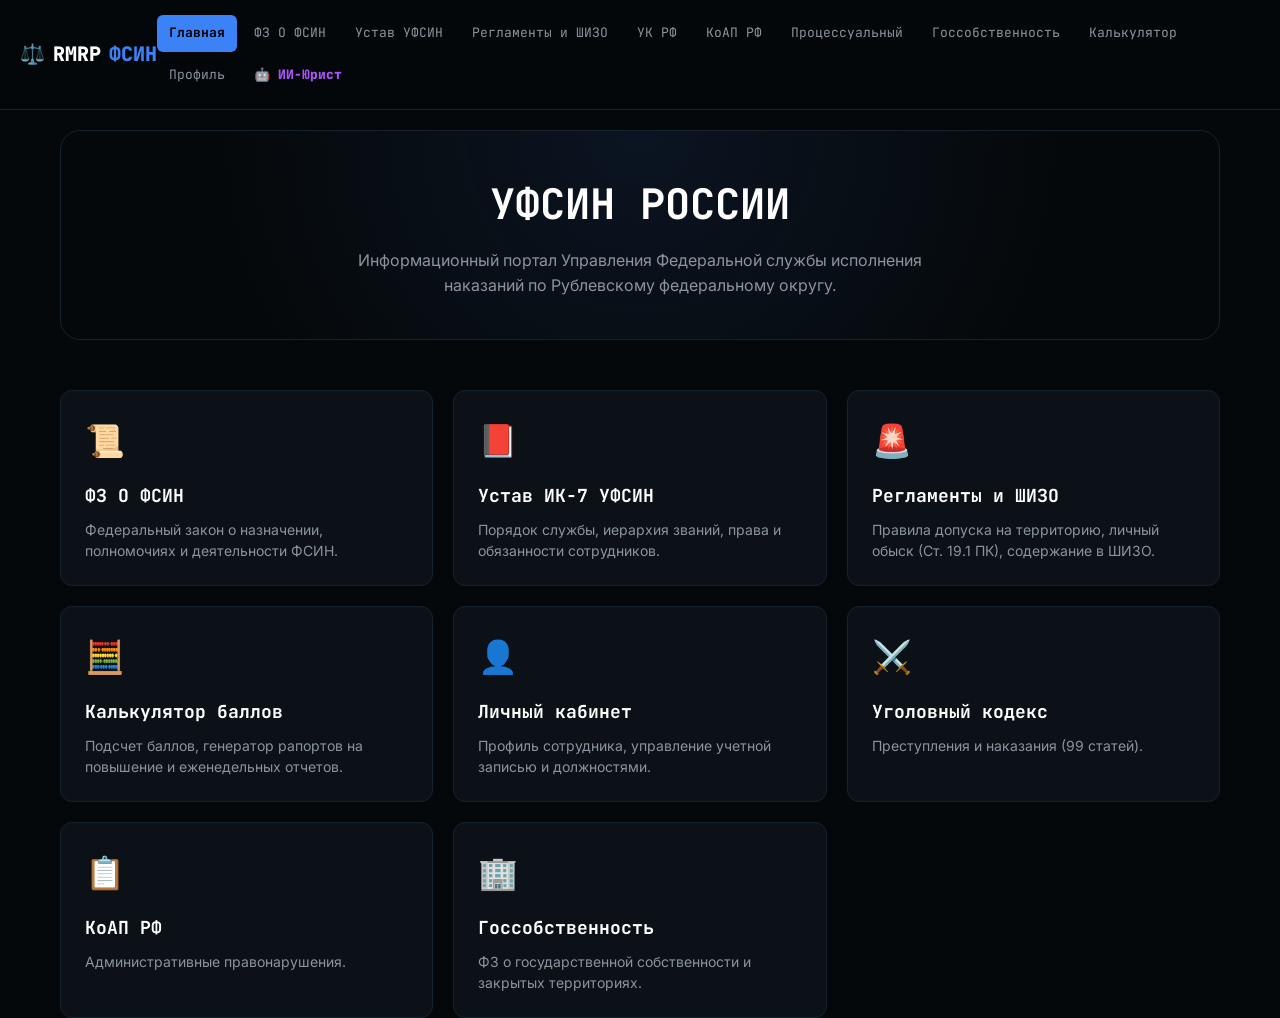
<file: index.html>
<!DOCTYPE html>
<html lang="ru">
<head>
<meta charset="UTF-8">
<meta name="viewport" content="width=device-width, initial-scale=1.0">
<meta name="theme-color" content="#05080a">
<title>RMRP | УФСИН РФ</title>
<link rel="icon" href="data:image/svg+xml,<svg xmlns='http://www.w3.org/2000/svg' viewBox='0 0 100 100'><text y='.9em' font-size='90'>⚖️</text></svg>">
<link href="https://fonts.googleapis.com/css2?family=Inter:wght@400;600;800&family=JetBrains+Mono:wght@400;700&display=swap" rel="stylesheet">
<link rel="stylesheet" href="style.css">
<style>
  .hero { text-align: center; margin-bottom: 50px; padding: 40px 20px; background: radial-gradient(circle at 50% 0%, rgba(59, 130, 246, 0.1), transparent 70%); border-radius: 20px; border: 1px solid var(--border); }
  .hero h1 { font-family: 'JetBrains Mono', monospace; font-size: 42px; color: #fff; margin: 0 0 10px 0; }
  .hero p { color: var(--dim); font-size: 16px; max-width: 600px; margin: 0 auto; }
  .grid { display: grid; grid-template-columns: repeat(auto-fill, minmax(300px, 1fr)); gap: 20px; }
  .card { background: var(--card); border: 1px solid var(--border); border-radius: 12px; padding: 24px; text-decoration: none; color: inherit; transition: 0.3s; position: relative; overflow: hidden; display: flex; flex-direction: column; }
  .card:hover { transform: translateY(-4px); border-color: var(--accent); box-shadow: 0 10px 30px rgba(0,0,0,0.5); }
  .card::before { content: ""; position: absolute; left: 0; top: 0; bottom: 0; width: 4px; background: var(--accent); opacity: 0; transition: 0.3s; }
  .card:hover::before { opacity: 1; }
  .card-icon { font-size: 32px; margin-bottom: 16px; }
  .card-title { font-family: 'JetBrains Mono', monospace; font-size: 18px; font-weight: 700; color: #fff; margin-bottom: 8px; }
  .card-desc { font-size: 14px; color: var(--dim); line-height: 1.5; }
  #aiBtn { color: #a855f7; font-weight: 900; cursor: pointer; }
</style>
</head>
<body>

<header>
  <a href="index.html" class="logo"><span>⚖️</span> RMRP <span>ФСИН</span></a>
  <nav>
    <a href="index.html" class="active">Главная</a>
    <a href="fz-fsin.html">ФЗ О ФСИН</a>
    <a href="federation-charter.html">Устав УФСИН</a>
    <a href="federation-rules.html">Регламенты и ШИЗО</a>
    <a href="uk.html">УК РФ</a>
    <a href="koap.html">КоАП РФ</a>
    <a href="process.html">Процессуальный</a>
    <a href="property.html">Госсобственность</a>
    <a href="audit.html">Калькулятор</a>
    <a href="profile.html">Профиль</a>
    <a href="#" id="aiBtn">🤖 ИИ-Юрист</a>
  </nav>
</header>

<!-- ИИ-ОКНО -->
<div class="ai-dropdown" id="aiDropdown">
  <div class="ai-chat-head">
    <span><span style="color:#a855f7">●</span> Юрист ФСИН (ИИ)</span>
    <span style="font-size:10px; color:#8b949e;">СПРАВКА</span>
  </div>
  <div class="ai-chat-body" id="aiChatBody">
    <div class="ai-msg bot">Приветствую. Спроси меня о статье (напр: "срок за кражу", "Кремль" или "19.1").</div>
  </div>
  <div class="ai-chat-input-wrap">
    <input type="text" class="ai-chat-input" id="aiChatInput" placeholder="Введите вопрос..." onkeypress="if(event.key==='Enter')window.sendAI()">
    <button class="ai-chat-send" onclick="window.sendAI()">➤</button>
  </div>
</div>

<div class="container mt-20">
  <div class="hero">
    <h1>УФСИН РОССИИ</h1>
    <p>Информационный портал Управления Федеральной службы исполнения наказаний по Рублевскому федеральному округу.</p>
  </div>

  <div class="grid">
    <a href="fz-fsin.html" class="card">
      <div class="card-icon">📜</div>
      <div class="card-title">ФЗ О ФСИН</div>
      <div class="card-desc">Федеральный закон о назначении, полномочиях и деятельности ФСИН.</div>
    </a>
    <a href="federation-charter.html" class="card">
      <div class="card-icon">📕</div>
      <div class="card-title">Устав ИК-7 УФСИН</div>
      <div class="card-desc">Порядок службы, иерархия званий, права и обязанности сотрудников.</div>
    </a>
    <a href="federation-rules.html" class="card">
      <div class="card-icon">🚨</div>
      <div class="card-title">Регламенты и ШИЗО</div>
      <div class="card-desc">Правила допуска на территорию, личный обыск (Ст. 19.1 ПК), содержание в ШИЗО.</div>
    </a>
    <a href="audit.html" class="card">
      <div class="card-icon">🧮</div>
      <div class="card-title">Калькулятор баллов</div>
      <div class="card-desc">Подсчет баллов, генератор рапортов на повышение и еженедельных отчетов.</div>
    </a>
    <a href="profile.html" class="card">
      <div class="card-icon">👤</div>
      <div class="card-title">Личный кабинет</div>
      <div class="card-desc">Профиль сотрудника, управление учетной записью и должностями.</div>
    </a>
    <a href="uk.html" class="card">
      <div class="card-icon">⚔️</div>
      <div class="card-title">Уголовный кодекс</div>
      <div class="card-desc">Преступления и наказания (99 статей).</div>
    </a>
    <a href="koap.html" class="card">
      <div class="card-icon">📋</div>
      <div class="card-title">КоАП РФ</div>
      <div class="card-desc">Административные правонарушения.</div>
    </a>
    <a href="property.html" class="card">
      <div class="card-icon">🏢</div>
      <div class="card-title">Госсобственность</div>
      <div class="card-desc">ФЗ о государственной собственности и закрытых территориях.</div>
    </a>
  </div>
</div>

<script src="script.js"></script>
</body>
</html>
</file>
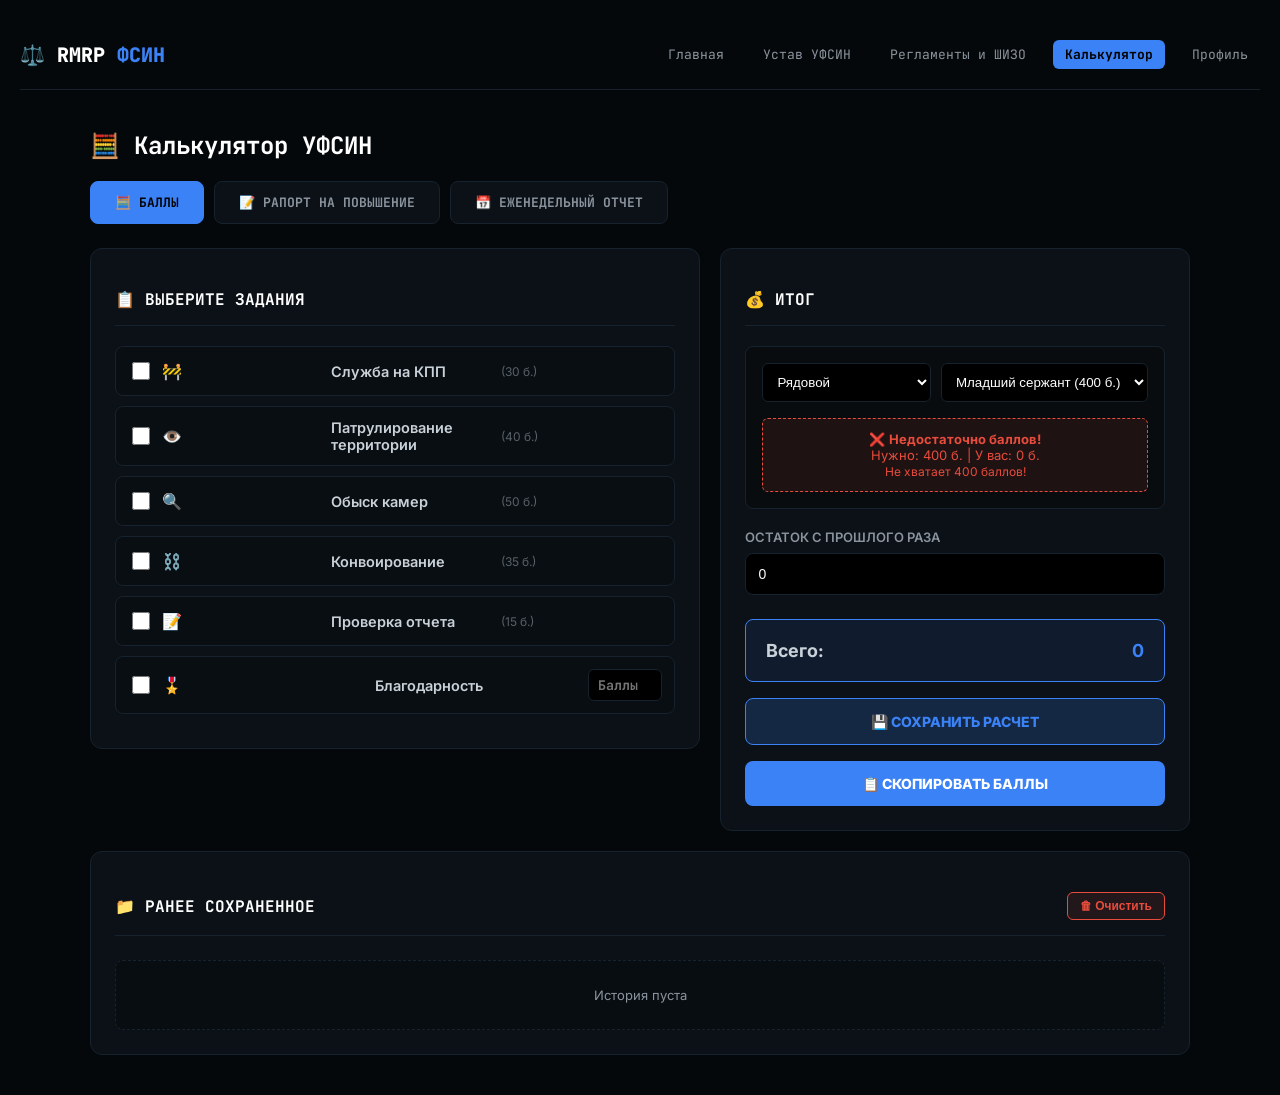
<file: audit.html>
<!DOCTYPE html>
<html lang="ru">
<head>
<meta charset="UTF-8">
<meta name="viewport" content="width=device-width, initial-scale=1.0">
<title>RMRP | Калькулятор баллов УФСИН</title>
<link href="https://fonts.googleapis.com/css2?family=Inter:wght@400;600;800&family=JetBrains+Mono:wght@400;700&display=swap" rel="stylesheet">
<style>
:root { --bg: #05080a; --card: #0b1116; --border: #16222d; --accent: #3b82f6; --text: #c9d1d9; --dim: #8b949e; --red: #e74c3c; }
body { background: var(--bg); color: var(--text); font-family: 'Inter', sans-serif; padding: 40px 20px; margin: 0; }
.container { max-width: 1100px; margin: 0 auto; }
header { border-bottom: 1px solid var(--border); padding-bottom: 20px; margin-bottom: 40px; display: flex; justify-content: space-between; align-items: center; }
.logo { font-size: 20px; font-weight: 900; font-family: 'JetBrains Mono', monospace; color: #fff; text-decoration: none; }
.logo span { color: var(--accent); }
nav { display: flex; gap: 15px; font-family: 'JetBrains Mono', monospace; font-size: 13px; }
nav a { color: var(--dim); text-decoration: none; padding: 6px 12px; border-radius: 6px; }
nav a.active { background: var(--accent); color: #000; font-weight: bold; }
h1 { font-family: 'JetBrains Mono', monospace; color: #fff; margin-bottom: 20px; font-size: 24px; }
.tabs { display: flex; gap: 10px; margin-bottom: 24px; flex-wrap: wrap; }
.tab { padding: 12px 24px; background: var(--card); border: 1px solid var(--border); color: var(--dim); border-radius: 8px; cursor: pointer; font-weight: 700; font-family: 'JetBrains Mono', monospace; text-transform: uppercase; font-size: 13px; transition: 0.2s; }
.tab.active { background: var(--accent); color: #000; border-color: var(--accent); }
.panel { display: none; }
.panel.active { display: block; animation: fadeIn 0.3s ease; }
@keyframes fadeIn { from { opacity: 0; transform: translateY(5px); } to { opacity: 1; transform: none; } }
.grid-2 { display: grid; grid-template-columns: 1.3fr 1fr; gap: 20px; align-items: start; }
@media(max-width: 768px) { .grid-2 { grid-template-columns: 1fr; } }
.card { background: var(--card); border: 1px solid var(--border); border-radius: 12px; padding: 24px; }
h3 { font-family: 'JetBrains Mono', monospace; color: #fff; margin-bottom: 20px; border-bottom: 1px solid var(--border); padding-bottom: 15px; display: flex; justify-content: space-between; align-items: center; gap: 10px; font-size: 16px; text-transform: uppercase; }
.task { padding: 12px; border: 1px solid var(--border); border-radius: 8px; margin-bottom: 10px; background: rgba(0,0,0,0.2); transition: 0.2s; }
.task.active { background: rgba(59, 130, 246, 0.08); border-color: var(--accent); }
.task-head { display: flex; justify-content: space-between; cursor: pointer; align-items: center; gap: 10px; }
.task-head input[type="checkbox"] { margin-right: 12px; accent-color: var(--accent); width: 18px; height: 18px; cursor: pointer; }
.task-head span { flex: 1; font-size: 14.5px; display:flex; align-items:center; gap:8px;}
.task input[type="number"] { width: 60px; background: #000; border: 1px solid var(--border); color: #fff; text-align: center; border-radius: 6px; padding: 6px; outline: none; font-family: 'JetBrains Mono', monospace; }
.task-body { margin-top: 12px; display: none; padding-top: 12px; border-top: 1px dashed var(--border); max-height: 300px; overflow-y: auto; }
.task.active .task-body { display: block; }
.manual-pts-input { width: 80px; background: #000; border: 1px solid var(--border); color: var(--accent); text-align: center; border-radius: 6px; padding: 6px; outline: none; font-weight: bold; }
.task-link { width: 100%; padding: 10px; background: #000; border: 1px solid var(--border); color: var(--accent); border-radius: 6px; font-size: 13px; outline: none; box-sizing: border-box; transition: 0.2s; margin-bottom: 5px; }
.task-link:focus { border-color: var(--accent); }
.promo-box { background: rgba(0,0,0,0.3); border: 1px solid var(--border); border-radius: 8px; padding: 16px; margin-bottom: 20px; }
.promo-row { display: flex; gap: 10px; margin-bottom: 12px; }
.promo-row select { flex: 1; padding: 10px; background: #000; border: 1px solid var(--border); color: #fff; border-radius: 6px; outline: none; }
.promo-status { margin-top: 16px; padding: 12px; border-radius: 6px; font-size: 13px; text-align: center; border: 1px dashed; }
.promo-status.ok { background: rgba(46, 204, 113, 0.1); border-color: #2ecc71; color: #2ecc71; }
.promo-status.fail { background: rgba(231, 76, 60, 0.1); border-color: var(--red); color: var(--red); }
.total-box { display: flex; justify-content: space-between; background: rgba(59, 130, 246, 0.1); border: 1px solid var(--accent); padding: 20px; border-radius: 8px; margin-top: 24px; font-weight: bold; font-size: 18px; }
.btn { background: var(--accent); color: #000; border: none; padding: 14px; border-radius: 8px; font-weight: 800; cursor: pointer; width: 100%; margin-top: 16px; font-family: 'Inter', sans-serif; transition: 0.2s; text-transform: uppercase; font-size: 14px; }
.btn:hover { opacity: 0.9; transform: translateY(-2px); }
.btn-blue { background: #3b82f6; color: #fff; }
.btn-purple { background: #a855f7; color: #fff; }
.btn-orange { background: #f39c12; color: #fff; }
.btn-save { background: rgba(59, 130, 246, 0.2); color: var(--accent); border: 1px solid var(--accent); }
.btn-save:hover { background: var(--accent); color: #000; }
.form-group { margin-bottom: 18px; }
.form-group label { display: block; font-size: 13px; color: var(--dim); margin-bottom: 8px; font-weight: 600; text-transform: uppercase; }
.form-group input, .form-group select { width: 100%; padding: 12px; background: #000; border: 1px solid var(--border); color: #fff; border-radius: 8px; box-sizing: border-box; outline: none; font-size: 14px; }
.form-group input:focus, .form-group select:focus { border-color: var(--accent); }
.output { background: #000; border: 1px solid var(--border); padding: 20px; border-radius: 8px; font-family: 'JetBrains Mono', monospace; font-size: 13.5px; white-space: pre-wrap; margin-top: 20px; max-height: 500px; overflow-y: auto; line-height: 1.6; }
.history-box { margin-top: 24px; background: rgba(0,0,0,0.2); border: 1px dashed var(--border); border-radius: 8px; padding: 16px; }
.history-list { display: flex; flex-direction: column; gap: 8px; max-height: 300px; overflow-y: auto; }
.history-item { display: flex; justify-content: space-between; align-items: center; background: var(--card); padding: 10px 14px; border: 1px solid var(--border); border-radius: 6px; font-size: 13px; }
.history-item-total { font-family: 'JetBrains Mono', monospace; color: var(--accent); font-weight: bold; }
.history-load-btn { background: rgba(59, 130, 246, 0.1); color: var(--accent); border: 1px solid var(--accent); padding: 6px 12px; border-radius: 4px; cursor: pointer; font-size: 12px; font-weight: bold; }
.btn-clear-history { background: rgba(231, 76, 60, 0.1); color: var(--red); border: 1px solid var(--red); padding: 6px 12px; border-radius: 6px; font-size: 12px; font-weight: bold; cursor: pointer; }
</style>
</head>
<body>

<header>
  <a href="index.html" class="logo">⚖️ RMRP <span>ФСИН</span></a>
  <nav>
    <a href="index.html">Главная</a>
    <a href="federation-charter.html">Устав УФСИН</a>
    <a href="federation-rules.html">Регламенты и ШИЗО</a>
    <a href="audit.html" class="active">Калькулятор</a>
    <a href="profile.html">Профиль</a>
  </nav>
</header>

<div class="container">
  <h1>🧮 Калькулятор УФСИН</h1>
  
  <div class="tabs">
    <div class="tab active" onclick="switchTab('calc')">🧮 Баллы</div>
    <div class="tab" onclick="switchTab('promo')">📝 Рапорт на повышение</div>
    <div class="tab" onclick="switchTab('weekly')">📅 Еженедельный отчет</div>
  </div>

  <!-- КАЛЬКУЛЯТОР -->
  <div class="panel active" id="panel-calc">
    <div class="grid-2">
      <div class="card">
        <h3>📋 Выберите задания</h3>
        <div id="tasksList"></div>
      </div>
      <div class="card">
        <h3>💰 Итог</h3>
        
        <div class="promo-box">
          <div class="promo-row">
            <select id="currentRank" onchange="updatePromoStatus()">
              <option value="Рядовой">Рядовой</option>
              <option value="Младший сержант">Младший сержант</option>
              <option value="Сержант">Сержант</option>
              <option value="Старший сержант">Старший сержант</option>
              <option value="Старшина">Старшина</option>
              <option value="Прапорщик">Прапорщик</option>
              <option value="Лейтенант">Лейтенант</option>
              <option value="Капитан">Капитан</option>
              <option value="Майор">Майор</option>
            </select>
            <select id="nextRank" onchange="updatePromoStatus()">
              <option value="Младший сержант">Младший сержант (400 б.)</option>
              <option value="Сержант">Сержант (550 б.)</option>
              <option value="Старший сержант">Старший сержант (700 б.)</option>
              <option value="Старшина">Старшина (850 б.)</option>
              <option value="Прапорщик">Прапорщик (1000 б.)</option>
              <option value="Лейтенант">Лейтенант (1200 б.)</option>
              <option value="Капитан">Капитан (1400 б.)</option>
            </select>
          </div>
          <div class="promo-status ok" id="promoStatus">Выберите звание...</div>
        </div>

        <div class="form-group">
          <label>Остаток с прошлого раза</label>
          <input type="number" id="prevPoints" value="0" oninput="calcTotal()">
        </div>
        <div class="total-box">
          <span>Всего:</span>
          <span id="totalDisplay" style="color:var(--accent)">0</span>
        </div>
        
        <button class="btn btn-save" onclick="saveCalcSession()">💾 Сохранить расчет</button>
        <button class="btn btn-blue" onclick="copyPoints()">📋 Скопировать баллы</button>
      </div>
    </div>

    <div class="card" style="margin-top: 20px;">
      <h3>📁 Ранее сохраненное <button class="btn-clear-history" onclick="clearHistory()">🗑 Очистить</button></h3>
      <div class="history-box">
        <div class="history-list" id="historyList"></div>
      </div>
    </div>
  </div>

  <!-- РАПОРТ -->
  <div class="panel" id="panel-promo">
    <div class="grid-2">
      <div class="card">
        <h3>✍️ Данные рапорта</h3>
        <div class="form-group"><label>ФИО / Позывной</label><input type="text" id="rpName" value="Иванов Иван" oninput="generatePromo()"></div>
        <div class="form-group"><label>Static ID</label><input type="text" id="rpStatic" value="123-456" oninput="generatePromo()"></div>
        <div class="form-group">
          <label>Текущее звание</label>
          <select id="rpRank" onchange="generatePromo()">
            <option value="Рядовой">Рядовой</option>
            <option value="Сержант">Сержант</option>
            <option value="Старшина">Старшина</option>
            <option value="Прапорщик">Прапорщик</option>
            <option value="Лейтенант">Лейтенант</option>
            <option value="Капитан">Капитан</option>
          </select>
        </div>
        <div class="form-group">
          <label>Желаемое звание (с ролью)</label>
          <select id="rpNext" onchange="generatePromo()">
            <option value="Сержант">Сержант</option>
            <option value="Старшина">Старшина</option>
            <option value="Прапорщик">Прапорщик</option>
            <option value="Лейтенант">Лейтенант</option>
            <option value="Капитан">Капитан</option>
          </select>
        </div>
        <button class="btn btn-purple" onclick="generatePromo()">🪄 Сгенерировать рапорт</button>
      </div>
      
      <div class="card">
        <h3>📄 Предпросмотр рапорта</h3>
        <div class="output" id="promoOutput">Нажмите "Сгенерировать рапорт"...</div>
        <button class="btn btn-save" style="margin-top: 15px;" onclick="saveTextReport('promo')">💾 Сохранить рапорт</button>
        <button class="btn btn-blue" style="margin-top: 15px;" onclick="copyOutput('promoOutput')">📋 Скопировать</button>
      </div>
    </div>
  </div>

  <!-- ОТЧЕТ -->
  <div class="panel" id="panel-weekly">
    <div class="grid-2">
      <div class="card">
        <h3>📅 Данные отчета</h3>
        <div class="form-group"><label>ФИО / Позывной</label><input type="text" id="weeklyName" value="Иванов Иван" oninput="generateWeekly()"></div>
        <div class="form-group"><label>Static ID</label><input type="text" id="weeklyStatic" value="123-456" oninput="generateWeekly()"></div>
        <button class="btn btn-orange" onclick="generateWeekly()">🪄 Сгенерировать отчет</button>
      </div>
      
      <div class="card">
        <h3>📄 Предпросмотр отчета</h3>
        <div class="output" id="weeklyOutput">Нажмите "Сгенерировать отчет"...</div>
        <button class="btn btn-save" style="margin-top: 15px;" onclick="saveTextReport('weekly')">💾 Сохранить отчет</button>
        <button class="btn btn-blue" style="margin-top: 15px;" onclick="copyOutput('weeklyOutput')">📋 Скопировать</button>
      </div>
    </div>
  </div>
</div>

<script>
  // Базовые данные для калькулятора
  const REPORT_CHANNEL_ID = "123456789012345678"; 
  const CHANNEL_TAG = `<#${REPORT_CHANNEL_ID}>`;
  const ROLE_HEAD = "<@&883437514419998721>"; 
  const ROLE_DEPUTY = "<@&1279194726775652445>"; 

  const RANK_COSTS = {
    "Младший сержант": 400, "Сержант": 550, "Старший сержант": 700,
    "Старшина": 850, "Прапорщик": 1000, "Лейтенант": 1200, "Капитан": 1400
  };

  const TASKS = [
    { id:'kpp', icon:'🚧', label:'Служба на КПП', pts:30, cat:'Служба' },
    { id:'patrol', icon:'👁️', label:'Патрулирование территории', pts:40, cat:'Служба' },
    { id:'search', icon:'🔍', label:'Обыск камер', pts:50, cat:'Обыски' },
    { id:'escort', icon:'⛓️', label:'Конвоирование', pts:35, cat:'Конвой' },
    { id:'report', icon:'📝', label:'Проверка отчета', pts:15, cat:'Отчеты' },
    { id:'thanks', icon:'🎖️', label:'Благодарность', pts:0, cat:'Благодарности', isManual:true }
  ];

  let selected = {};

  window.onload = function() {
    loadFromStorage();
    render();
    renderHistory();
  };

  function saveToStorage() {
    let data = { selected: selected, prev: document.getElementById('prevPoints').value, currRank: document.getElementById('currentRank').value, nextRank: document.getElementById('nextRank').value };
    localStorage.setItem('rmrp_calc_autosave', JSON.stringify(data));
  }

  function loadFromStorage() {
    let raw = localStorage.getItem('rmrp_calc_autosave');
    if (raw) {
      try {
        let data = JSON.parse(raw);
        if (data.selected) selected = data.selected;
        if (data.prev) document.getElementById('prevPoints').value = data.prev;
        if (data.currRank) document.getElementById('currentRank').value = data.currRank;
        if (data.nextRank) document.getElementById('nextRank').value = data.nextRank;
      } catch(e) {}
    }
  }

  function render() {
    document.getElementById('tasksList').innerHTML = TASKS.map(t => {
      let isChecked = selected[t.id] ? selected[t.id].checked : false;
      let qty = selected[t.id] ? selected[t.id].qty : 1;
      let links = selected[t.id] && selected[t.id].links ? selected[t.id].links : [''];
      let manualPts = selected[t.id] && selected[t.id].manualPts ? selected[t.id].manualPts : '';
      
      let linksHtml = '';
      for (let i = 0; i < qty; i++) {
        let val = links[i] || '';
        linksHtml += `<input type="text" class="task-link" placeholder="🔗 Ссылка #${i+1}..." value="${val}" oninput="setLink('${t.id}', ${i}, this.value)">`;
      }
      
      let ptsHtml = t.isManual 
        ? `<input type="number" class="manual-pts-input" placeholder="Баллы" value="${manualPts}" onclick="event.stopPropagation()" onchange="setManualPts('${t.id}', this.value)">` 
        : `<span style="color:#586069; font-size:12px;">(${t.pts} б.)</span>`;

      return `
        <div class="task ${isChecked ? 'active' : ''}">
          <div class="task-head" onclick="toggle('${t.id}')">
            <div style="display:flex; align-items:center; width:100%;">
              <input type="checkbox" ${isChecked ? 'checked' : ''} onclick="event.stopPropagation(); toggle('${t.id}')">
              <span style="display:flex; align-items:center; gap:8px;">
                <span style="font-size:16px;">${t.icon}</span> <span style="font-weight: 600;">${t.label}</span> ${ptsHtml}
              </span>
            </div>
            ${isChecked ? `<input type="number" value="${qty}" min="1" max="100" onclick="event.stopPropagation()" onchange="setQty('${t.id}', this.value)">` : ''}
          </div>
          <div class="task-body"><div class="links-container">${linksHtml}</div></div>
        </div>
      `;
    }).join('');
    calcTotal();
  }

  function toggle(id) {
    if (!selected[id]) selected[id] = { checked: false, qty: 1, links: [''], manualPts: '' };
    selected[id].checked = !selected[id].checked;
    render(); saveToStorage();
  }

  function setQty(id, val) {
    let q = parseInt(val) || 1;
    if (q > 100) q = 100;
    if (selected[id]) {
      selected[id].qty = q;
      if (!selected[id].links) selected[id].links = [];
      while (selected[id].links.length < q) selected[id].links.push('');
    }
    render(); saveToStorage();
  }

  function setLink(id, index, val) {
    if (selected[id]) {
      if (!selected[id].links) selected[id].links = [];
      selected[id].links[index] = val.trim();
      saveToStorage();
    }
  }

  function setManualPts(id, val) {
    if (selected[id]) {
      selected[id].manualPts = parseInt(val) || 0;
      calcTotal(); saveToStorage();
    }
  }

  function getSum() {
    let total = 0, details = [];
    for (let id in selected) {
      if (selected[id].checked) {
        let task = TASKS.find(t => t.id === id);
        let ptsPerOne = task.isManual ? (selected[id].manualPts || 0) : task.pts;
        let pts = ptsPerOne * selected[id].qty;
        total += pts;
        let validLinks = (selected[id].links || []).filter(l => l && l.trim() !== '');
        details.push({ cat: task.cat, pts: pts, qty: selected[id].qty, name: task.label, links: validLinks, hasPts: ptsPerOne > 0 });
      }
    }
    return { total, details };
  }

  function calcTotal() {
    let res = getSum();
    let prev = parseInt(document.getElementById('prevPoints').value) || 0;
    let total = prev + res.total;
    document.getElementById('totalDisplay').textContent = total;
    updatePromoStatus(total);
    saveToStorage();
  }

  function updatePromoStatus(currentTotal) {
    let targetRank = document.getElementById('nextRank').value;
    let required = RANK_COSTS[targetRank] || 0;
    if (typeof currentTotal !== 'number') currentTotal = parseInt(document.getElementById('totalDisplay').textContent) || 0;
    let el = document.getElementById('promoStatus');

    if (currentTotal >= required) {
      let over = currentTotal - required;
      el.className = 'promo-status ok';
      el.innerHTML = `✅ <b>Достаточно баллов!</b><br>Нужно: ${required} б. | У вас: ${currentTotal} б.<br><span style="font-size:12px;">Перевыполнено на ${over} баллов!</span>`;
    } else {
      let need = required - currentTotal;
      el.className = 'promo-status fail';
      el.innerHTML = `❌ <b>Недостаточно баллов!</b><br>Нужно: ${required} б. | У вас: ${currentTotal} б.<br><span style="font-size:12px;">Не хватает ${need} баллов!</span>`;
    }
  }

  function saveCalcSession() {
    let res = getSum();
    if (res.details.length === 0) { alert('Нет отмеченных заданий!'); return; }
    let prev = parseInt(document.getElementById('prevPoints').value) || 0;
    let history = JSON.parse(localStorage.getItem('rmrp_calc_history') || '[]');
    history.unshift({
      id: Date.now(), date: new Date().toLocaleString('ru-RU'), total: prev + res.total,
      data: { selected: JSON.parse(JSON.stringify(selected)), prev: prev, currRank: document.getElementById('currentRank').value, nextRank: document.getElementById('nextRank').value }
    });
    if (history.length > 10) history = history.slice(0, 10);
    localStorage.setItem('rmrp_calc_history', JSON.stringify(history));
    renderHistory();
    alert('Расчет сохранен!');
  }

  function renderHistory() {
    let history = JSON.parse(localStorage.getItem('rmrp_calc_history') || '[]');
    let list = document.getElementById('historyList');
    if (history.length === 0) { list.innerHTML = '<div style="color:var(--dim);font-size:13px;text-align:center;padding:10px">История пуста</div>'; return; }
    list.innerHTML = history.map(item => `
      <div class="history-item">
        <div><div class="history-item-total">${item.total} баллов</div><div style="font-size:11px;color:var(--dim)">${item.date}</div></div>
        <button class="history-load-btn" onclick="loadHistoryItem(${item.id})">📥 Загрузить</button>
      </div>
    `).join('');
  }

  function loadHistoryItem(id) {
    let history = JSON.parse(localStorage.getItem('rmrp_calc_history') || '[]');
    let item = history.find(h => h.id === id);
    if (!item || !confirm('Загрузить расчет?')) return;
    selected = item.data.selected;
    document.getElementById('prevPoints').value = item.data.prev;
    document.getElementById('currentRank').value = item.data.currRank;
    document.getElementById('nextRank').value = item.data.nextRank;
    render(); saveToStorage();
  }

  function clearHistory() {
    if (!confirm('Очистить всю историю?')) return;
    localStorage.removeItem('rmrp_calc_history');
    renderHistory();
  }

  function switchTab(tab) {
    document.querySelectorAll('.tab').forEach(t => t.classList.remove('active'));
    document.querySelectorAll('.panel').forEach(p => p.classList.remove('active'));
    if (tab === 'calc') { document.querySelectorAll('.tab')[0].classList.add('active'); document.getElementById('panel-calc').classList.add('active'); }
    else if (tab === 'promo') { document.querySelectorAll('.tab')[1].classList.add('active'); document.getElementById('panel-promo').classList.add('active'); generatePromo(); }
    else if (tab === 'weekly') { document.querySelectorAll('.tab')[2].classList.add('active'); document.getElementById('panel-weekly').classList.add('active'); generateWeekly(); }
  }

  function copyPoints() {
    let res = getSum();
    let prev = parseInt(document.getElementById('prevPoints').value) || 0;
    let text = `=== ПОДСЧЕТ БАЛЛОВ ===\nОстаток: ${prev} б.\n\n`;
    res.details.forEach(d => { text += `• ${d.name} (x${d.qty}) = ${d.pts} б.\n`; d.links.forEach(l => text += `  🔗 ${l}\n`); });
    text += `\nИТОГО: ${prev + res.total} баллов`;
    navigator.clipboard.writeText(text); alert('Баллы скопированы!');
  }

  function copyOutput(id) { navigator.clipboard.writeText(document.getElementById(id).textContent); alert('Скопировано!'); }

  function generatePromo() {
    let res = getSum();
    let workLines = [];
    res.details.forEach(d => {
      if (d.pts > 0) workLines.push(`• ${d.name} - ${d.pts} баллов`);
      d.links.forEach(l => workLines.push(`  🔗 ${l}`));
    });
    let name = document.getElementById('rpName').value || 'Иванов Иван';
    let sId = document.getElementById('rpStatic').value || '123-456';
    let rank = document.getElementById('rpRank').value;
    let nextRole = document.getElementById('rpNext').value;
    let prev = parseInt(document.getElementById('prevPoints').value) || 0;
    
    let lines = [
      'Рапорт на повышение', `От: ${name} | ${sId}`, 'Кому: Начальнику УФСИН',
      `Я, ${rank} ${name}, прошу рассмотреть мой рапорт и присвоить звание ${nextRole}.`,
      'Проделанная работа:', workLines.join('\n') || 'Нет работ', '', `Сумма: ${res.total} б.`, `Остаток: ${prev} б.`
    ];
    document.getElementById('promoOutput').textContent = lines.join('\n');
  }

  function generateWeekly() {
    let res = getSum();
    let grouped = {};
    res.details.forEach(d => {
      if (!grouped[d.cat]) grouped[d.cat] = [];
      d.links.forEach(l => grouped[d.cat].push(l));
      if (d.links.length === 0) for(let i=0; i<d.qty; i++) grouped[d.cat].push('[нет ссылки]');
    });
    let name = document.getElementById('weeklyName').value || 'Иванов Иван';
    let sId = document.getElementById('weeklyStatic').value || '123-456';
    let lines = [`Я ${name} ${sId} предоставляю отчет:`];
    for (let cat in grouped) {
      lines.push(`**${cat}:**`);
      grouped[cat].forEach(l => lines.push(`${CHANNEL_TAG} > ${cat} > ${l}`));
      lines.push('');
    }
    if (Object.keys(grouped).length > 0) lines.push(`${ROLE_HEAD} Начальник УФСИН`);
    document.getElementById('weeklyOutput').textContent = lines.join('\n');
  }

  function saveTextReport(type) {
    let text = document.getElementById(type + 'Output').textContent;
    if (!text || text.includes('Нажмите')) return alert('Сначала сгенерируйте отчет!');
    let history = JSON.parse(localStorage.getItem('rmrp_text_history') || '[]');
    history.unshift({ id: Date.now(), type: type === 'promo' ? 'Рапорт' : 'Отчет', date: new Date().toLocaleString('ru-RU'), text: text });
    if (history.length > 20) history = history.slice(0, 20);
    localStorage.setItem('rmrp_text_history', JSON.stringify(history));
    alert('Сохранено в историю!');
  }
</script>
</body>
</html>
</file>
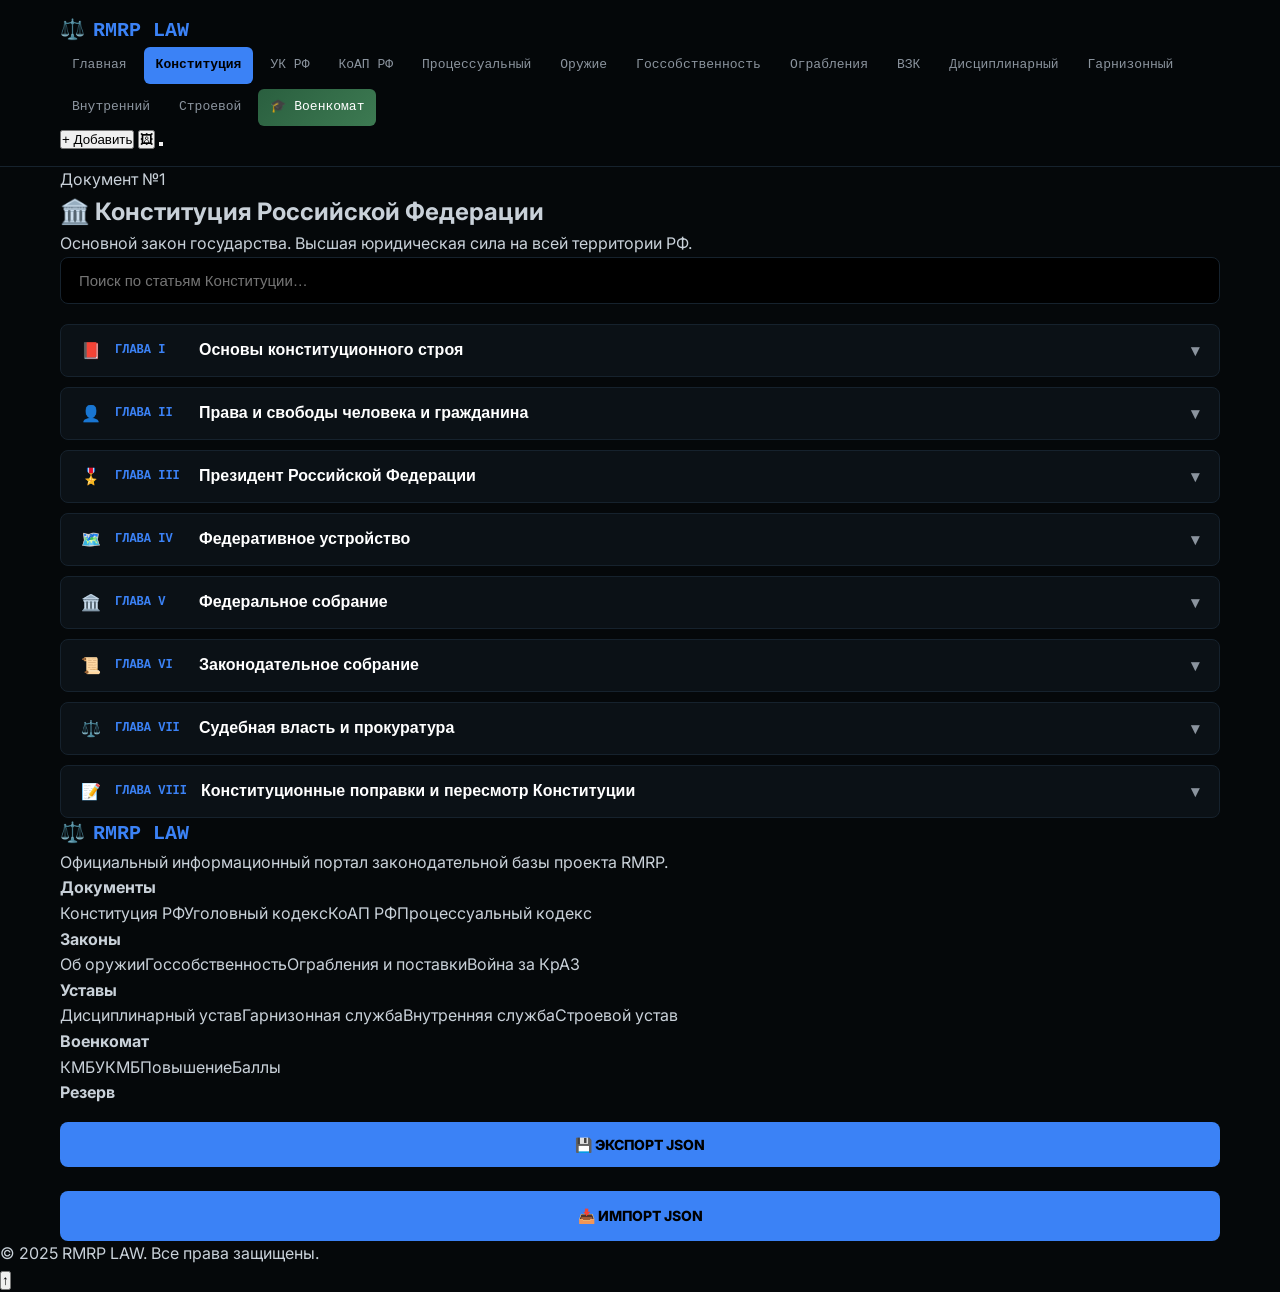
<file: constitution.html>
<!DOCTYPE html>
<html lang="ru">
<head>
<meta charset="UTF-8">
<meta name="viewport" content="width=device-width, initial-scale=1.0">
<meta name="theme-color" content="#0d0e12">
<title>RMRP | Конституция РФ</title>
<link rel="icon" href="data:image/svg+xml,<svg xmlns='http://www.w3.org/2000/svg' viewBox='0 0 100 100'><text y='.9em' font-size='90'>🏛️</text></svg>">
<link rel="stylesheet" href="style.css">
<link href="https://fonts.googleapis.com/css2?family=Inter:wght@300;400;500;600;700;800;900&display=swap" rel="stylesheet">
</head>
<body>

<header class="header">
  <div class="container header-inner">
    <a href="index.html" class="logo">
      <span class="logo-icon">⚖️</span>
      <span class="logo-text">RM<span class="accent">RP</span> <span class="logo-sub">LAW</span></span>
    </a>
    <nav class="nav" id="nav">
      <a href="index.html" class="nav-link">Главная</a>
      <a href="constitution.html" class="nav-link active">Конституция</a>
      <a href="uk.html" class="nav-link">УК РФ</a>
      <a href="koap.html" class="nav-link">КоАП РФ</a>
      <a href="process.html" class="nav-link">Процессуальный</a>
      <a href="weapons.html" class="nav-link">Оружие</a>
      <a href="property.html" class="nav-link">Госсобственность</a>
      <a href="raids.html" class="nav-link">Ограбления</a>
      <a href="vzk.html" class="nav-link">ВЗК</a>
      <a href="discipline.html" class="nav-link">Дисциплинарный</a>
      <a href="garrison.html" class="nav-link">Гарнизонный</a>
      <a href="internal.html" class="nav-link">Внутренний</a>
      <a href="drill.html" class="nav-link">Строевой</a>
      <a href="military.html" class="nav-link" style="background:linear-gradient(135deg,#2a5f3f,#3d7a52);color:#fff">🎓 Военкомат</a>
    </nav>
    <div class="header-actions">
      <button class="btn-add" id="openEditor">
        <span class="btn-add-icon">+</span>
        <span class="btn-add-text">Добавить</span>
      </button>
      <button class="btn-bg" id="openBgPicker"><span>🖼</span></button>
      <button class="burger" id="burger"><span></span><span></span><span></span></button>
    </div>
  </div>
</header>

<section class="section">
  <div class="container">
    <div class="section-head">
      <span class="section-tag">Документ №1</span>
      <h2 class="section-title">🏛️ Конституция Российской Федерации</h2>
      <p class="section-desc">Основной закон государства. Высшая юридическая сила на всей территории РФ.</p>
    </div>
    <div class="doc-tools">
      <input type="text" class="doc-search" placeholder="Поиск по статьям Конституции…">
    </div>
    <div class="accordion">
      <div class="acc-item">
        <button class="acc-header"><span class="acc-emoji">📕</span><span class="acc-num">Глава I</span><span class="acc-title">Основы конституционного строя</span><span class="acc-arrow">▾</span></button>
        <div class="acc-body"><div class="acc-text">
          <p><strong>Статья 1.</strong> Российская Федерация является федеративным, демократическим, правовым государством. Наименования Российская Федерация и Россия равнозначны.</p>
          <p><strong>Статья 2.</strong> Человек, его права и свободы являются высшей ценностью. Признание, соблюдение и защита прав и свобод человека и гражданина — обязанность государства.</p>
          <p><strong>Статья 3.</strong> Носителем суверенитета и единственным источником власти в Российской Федерации является её многонациональный народ. Народ осуществляет свою власть непосредственно, а также через органы государственной власти. Высшим непосредственным выражением власти народа являются референдум. Никто не может присваивать власть в Российской Федерации. Захват власти или присвоение властных полномочий преследуются по федеральному закону.</p>
          <p><strong>Статья 4.</strong> Суверенитет Российской Федерации распространяется на всю её территорию. Конституция Российской Федерации и федеральные законы имеют верховенство на всей территории Российской Федерации. Российская Федерация обеспечивает целостность и неприкосновенность своей территории.</p>
          <p><strong>Статья 5.</strong> Российская Федерация состоит из Федеральных округов — равноправных субъектов Российской Федерации. Федеративное устройство Российской Федерации основано на её государственной целостности, единстве системы государственной власти, разграничении предметов ведения и полномочий между органами государственной власти Российской Федерации и органами государственной власти субъектов Российской Федерации, равноправии и самоопределении народов в Российской Федерации. Во взаимоотношениях с федеральными органами государственной власти все субъекты Российской Федерации между собой равноправны.</p>
          <p><strong>Статья 6.</strong> Каждый гражданин Российской Федерации обладает на её территории всеми правами и свободами и несёт равные обязанности, предусмотренные Конституцией Российской Федерации. Гражданин Российской Федерации не может быть лишён своего гражданства или права изменить его.</p>
          <p><strong>Статья 7.</strong> Российская Федерация — социальное государство, политика которого направлена на создание условий, обеспечивающих достойную жизнь и свободное развитие человека.</p>
          <p><strong>Статья 8.</strong> В Российской Федерации гарантируются единство экономического пространства, свободное перемещение товаров, услуг и финансовых средств, поддержка конкуренции, свобода экономической деятельности. В Российской Федерации признаются и защищаются равным образом частная, государственная, муниципальная и иные формы собственности.</p>
          <p><strong>Статья 9.</strong> Государственная власть в Российской Федерации осуществляется на основе разделения на законодательную, исполнительную и судебную. Органы законодательной, исполнительной и судебной власти самостоятельны. Государственную власть в Российской Федерации осуществляют Президент Российской Федерации, Правительство Российской Федерации, Федеральное Собрание Российской Федерации, Губернаторы Федеральных округов, суды Российской Федерации.</p>
          <p><strong>Статья 10.</strong> В Российской Федерации признаётся идеологическое многообразие. Никакая идеология не может устанавливаться в качестве государственной или обязательной. В Российской Федерации признаются политическое многообразие, многопартийность. Общественные объединения равны перед законом. Запрещается создание и деятельность общественных объединений, цели или действия которых направлены на насильственное изменение основ конституционного строя и нарушение целостности Российской Федерации, подрыв безопасности государства, создание вооружённых формирований, разжигание социальной, расовой, национальной и религиозной розни.</p>
          <p><strong>Статья 11.</strong> Конституция Российской Федерации имеет высшую юридическую силу, прямое действие и применяется на всей территории Российской Федерации. Законы и иные правовые акты, принимаемые в Российской Федерации, не должны противоречить Конституции. Органы государственной власти, органы местного самоуправления, должностные лица, граждане и их объединения обязаны соблюдать Конституцию и законы. Законы подлежат официальному опубликованию. Неопубликованные законы не применяются. Конституционные законы подлежат официальному опубликованию. Принятие и внесение поправок в конституционные законы допускается только после получения заключения Конституционного Суда о соответствии предложенной поправки Конституции. Федеральный конституционный закон имеет равную юридическую силу закону, но при коллизиях приоритет — конституционному закону.</p>
          <p><strong>Статья 12.</strong> Российская Федерация — светское государство. Никакая религия не может устанавливаться в качестве государственной или обязательной. Религиозные объединения отделены от государства и равны перед законом.</p>
          <p><strong>Статья 13.</strong> Положения настоящей главы Конституции составляют основы конституционного строя Российской Федерации и не могут быть изменены иначе как в порядке, установленном настоящей Конституцией. Никакие другие положения настоящей Конституции не могут противоречить основам конституционного строя Российской Федерации.</p>
        </div></div>
      </div>
      <div class="acc-item">
        <button class="acc-header"><span class="acc-emoji">👤</span><span class="acc-num">Глава II</span><span class="acc-title">Права и свободы человека и гражданина</span><span class="acc-arrow">▾</span></button>
        <div class="acc-body"><div class="acc-text">
          <p><strong>Статья 14.</strong> В Российской Федерации признаются и гарантируются права и свободы человека и гражданина согласно общепризнанным принципам в соответствии с настоящей Конституцией. Основные права и свободы человека неотчуждаемы и принадлежат каждому от рождения.</p>
          <p><strong>Статья 15.</strong> Права и свободы человека и гражданина являются непосредственно действующими. Они определяют смысл, содержание и применение законов, деятельность законодательной и исполнительной власти, и обеспечиваются правосудием.</p>
          <p><strong>Статья 16.</strong> Все равны перед законом и судом. Государство гарантирует равенство прав и свобод человека и гражданина независимо от пола, расы, национальности, языка, происхождения, имущественного и должностного положения, места жительства, отношения к религии, убеждений, принадлежности к общественным объединениям, а также других обстоятельств.</p>
          <p><strong>Статья 17.</strong> Каждый имеет право на жизнь. Смертная казнь запрещена.</p>
          <p><strong>Статья 18.</strong> Достоинство личности охраняется государством. Никто не должен подвергаться пыткам, насилию, другому жестокому или унижающему человеческое достоинство обращению или наказанию.</p>
          <p><strong>Статья 19.</strong> Каждый имеет право на неприкосновенность частной жизни, личную и семейную тайну, защиту своей чести и доброго имени. Каждый имеет право на тайну переписки, телефонных переговоров, почтовых, телеграфных и иных сообщений.</p>
          <p><strong>Статья 20.</strong> Сбор, хранение, использование и распространение информации о частной жизни лица без его согласия не допускаются.</p>
          <p><strong>Статья 21.</strong> Жилище неприкосновенно. Никто не вправе проникать в жилище против воли проживающих в нём лиц иначе как в случаях, установленных законом, или на основании судебного решения.</p>
          <p><strong>Статья 22.</strong> Каждому гарантируется свобода совести, свобода вероисповедания.</p>
          <p><strong>Статья 23.</strong> Каждый гражданин Российской Федерации имеет право свободно передвигаться, выбирать место пребывания и жительства.</p>
          <p><strong>Статья 24.</strong> Каждому гарантируется свобода мысли и слова. Цензура запрещается.</p>
          <p><strong>Статья 25.</strong> Каждый имеет право на объединение, включая право создавать профессиональные союзы для защиты своих интересов.</p>
          <p><strong>Статья 26.</strong> Граждане Российской Федерации имеют право собираться мирно, без оружия, проводить собрания, митинги и демонстрации.</p>
          <p><strong>Статья 27.</strong> Граждане Российской Федерации имеют право участвовать в управлении делами государства.</p>
          <p><strong>Статья 28.</strong> Граждане Российской Федерации имеют право обращаться лично, а также направлять индивидуальные и коллективные обращения в государственные органы.</p>
          <p><strong>Статья 29.</strong> Каждый имеет право на свободное использование своих способностей и имущества для предпринимательской и иной не запрещённой законом экономической деятельности.</p>
          <p><strong>Статья 30.</strong> Труд свободен. Принудительный труд запрещён. Каждый имеет право на отдых.</p>
          <p><strong>Статья 31.</strong> Каждый имеет право на охрану здоровья и медицинскую помощь.</p>
          <p><strong>Статья 32.</strong> Каждому гарантируется свобода литературного, художественного, научного, технического и других видов творчества.</p>
          <p><strong>Статья 33.</strong> Каждому гарантируется судебная защита его прав и свобод.</p>
          <p><strong>Статья 34.</strong> Каждый задержанный, заключённый под стражу, обвиняемый в совершении преступления имеет право пользоваться помощью адвоката с момента соответственно задержания, заключения под стражу или предъявления обвинения.</p>
          <p><strong>Статья 35.</strong> Каждый обвиняемый в совершении преступления считается невиновным, пока его виновность не будет доказана в предусмотренном федеральным законом порядке.</p>
          <p><strong>Статья 36.</strong> Никто не может быть повторно осуждён за одно и то же преступление.</p>
          <p><strong>Статья 37.</strong> Никто не обязан свидетельствовать против себя самого, своего супруга и близких родственников.</p>
          <p><strong>Статья 38.</strong> Права потерпевших от преступлений и злоупотреблений властью охраняются законом.</p>
          <p><strong>Статья 39.</strong> Закон, устанавливающий или отягчающий ответственность, обратной силы не имеет.</p>
          <p><strong>Статья 40.</strong> В Российской Федерации не должны издаваться законы, отменяющие или умаляющие права и свободы человека и гражданина.</p>
          <p><strong>Статья 41.</strong> В условиях особых правовых режимов для обеспечения безопасности граждан могут устанавливаться отдельные ограничения прав и свобод с указанием пределов и срока их действия.</p>
          <p><strong>Статья 42.</strong> Положения настоящей главы составляют основы правового статуса личности в Российской Федерации.</p>
        </div></div>
      </div>
      <div class="acc-item">
        <button class="acc-header"><span class="acc-emoji">🎖️</span><span class="acc-num">Глава III</span><span class="acc-title">Президент Российской Федерации</span><span class="acc-arrow">▾</span></button>
        <div class="acc-body"><div class="acc-text">
          <p><strong>Статья 43.</strong> Президент Российской Федерации является главой государства, гарантом Конституции Российской Федерации, прав и свобод человека и гражданина. Президент обеспечивает согласованное функционирование и взаимодействие органов государственной власти, а также взаимодействие округов между собой. Президент не входит ни в одну из ветвей власти и не участвует в политической борьбе, выполняя функции высшего арбитра. Президент является Верховным Главнокомандующим Вооружёнными Силами Российской Федерации. Президент обладает неприкосновенностью.</p>
          <p><strong>Статья 44.</strong> Президент Российской Федерации: а) назначает и освобождает от должности Председателя Правительства, заместителей Председателя Правительства, федеральных министров; б) принимает решение об отставке Правительства; в) назначает и освобождает от должности Председателя Совета Федерации, Генерального прокурора, Председателя Следственного комитета, Председателя Конституционного Суда, Председателя Верховного Суда; г) вправе назначать и освобождать от должности Губернаторов округов; ё) распускает Федеральное Собрание; ж) назначает референдум; з) подписывает и обнародует федеральные законы; и) награждает государственными наградами, присваивает почётные звания, высшие воинские и высшие специальные звания.</p>
          <p><strong>Статья 45.</strong> Для обеспечения деятельности Президента формируется Администрация Президента. Структура, состав и порядок деятельности Администрации определяются Президентом. Сотрудники Администрации обладают неприкосновенностью.</p>
          <p><strong>Статья 46.</strong> Президент издаёт указы и распоряжения. Указы и распоряжения Президента обязательны для исполнения на всей территории Российской Федерации и не должны противоречить Конституции.</p>
          <p><strong>Статья 47.</strong> Президент приступает к исполнению полномочий с момента вступления в должность. Полномочия Президента прекращаются досрочно в случае его добровольной отставки, а также в иных случаях, установленных Конституцией.</p>
        </div></div>
      </div>
      <div class="acc-item">
        <button class="acc-header"><span class="acc-emoji">🗺️</span><span class="acc-num">Глава IV</span><span class="acc-title">Федеративное устройство</span><span class="acc-arrow">▾</span></button>
        <div class="acc-body"><div class="acc-text">
          <p><strong>Статья 48.</strong> Губернатор Федерального округа является высшим должностным лицом исполнительной власти на территории соответствующего округа. Губернатор избирается сроком на 45 дней гражданами, проживающими на территории округа, на основе всеобщего равного и прямого избирательного права при тайном голосовании. Губернатор, проработавший три срока и более, имеет право на членство в Совете Федерации в качестве сенатора.</p>
          <p><strong>Статья 49.</strong> Губернатор: формирует Правительство округа; назначает министров; осуществляет общее руководство деятельностью Правительства; принимает решение об отставке Правительства; представляет Законодательному Собранию кандидатуры вице-губернаторов; назначает референдум; назначает судей; награждает; применяет меры дисциплинарного характера; вносит проект бюджета; распоряжается резервным фондом.</p>
          <p><strong>Статья 50.</strong> Исполнительную власть Федерального округа осуществляет Правительство под общим руководством Губернатора. Правительство состоит из Губернатора, вице-губернаторов, министров, заместителей министров.</p>
          <p><strong>Статья 51.</strong> Губернатор осуществляет полномочия по руководству частями и соединениями Вооружённых сил, дислоцированных на территории округа. В случае, предусмотренном законом, Губернатор вводит особые правовые режимы с незамедлительным сообщением Законодательному собранию.</p>
          <p><strong>Статья 52.</strong> Губернатор издаёт указы и распоряжения, обязательные для исполнения на территории округа. Губернатор осуществляет помилование в исключительных случаях при отсутствии возражений Администрации Президента.</p>
          <p><strong>Статья 53.</strong> Губернатор обладает статусом неприкосновенности. Неприкосновенность снимается Верховным судом на основании искового заявления.</p>
          <p><strong>Статья 54.</strong> Губернатор прекращает исполнение полномочий досрочно в случае отставки, стойкой неспособности по состоянию здоровья или отрешения от должности. Временно исполняет обязанности Первый Вице-губернатор.</p>
          <p><strong>Статья 55.</strong> Перед вновь избранным Губернатором Правительство слагает полномочия. Законодательное Собрание может выразить недоверие Правительству (⅔ голосов).</p>
        </div></div>
      </div>
      <div class="acc-item">
        <button class="acc-header"><span class="acc-emoji">🏛️</span><span class="acc-num">Глава V</span><span class="acc-title">Федеральное собрание</span><span class="acc-arrow">▾</span></button>
        <div class="acc-body"><div class="acc-text">
          <p><strong>Статья 56.</strong> Федеральное Собрание — парламент Российской Федерации, является представительным и законодательным органом. Федеральное Собрание состоит из одной палаты — Совета Федерации.</p>
          <p><strong>Статья 57.</strong> Совет Федерации состоит из сенаторов. Формируется пропорционально числу Федеральных округов: по три представителя от Законодательного Собрания, по два представителя от Губернатора, не более десяти представителей центральных органов государственной власти, назначаемых Президентом. Совет Федерации собирается третьего числа каждого месяца.</p>
          <p><strong>Статья 58.</strong> К ведению Совета Федерации относятся: одобрение и утверждение федеральных конституционных и федеральных законов; рассмотрение проектов изменения Конституции; заслушивание отчётов Губернатора; утверждение отрешения Губернатора от должности.</p>
          <p><strong>Статья 59.</strong> Заседания Совета Федерации являются открытыми. Заседание правомочно при кворуме не менее одной трети сенаторов. Председатель Совета Федерации обладает неприкосновенностью.</p>
        </div></div>
      </div>
      <div class="acc-item">
        <button class="acc-header"><span class="acc-emoji">📜</span><span class="acc-num">Глава VI</span><span class="acc-title">Законодательное собрание</span><span class="acc-arrow">▾</span></button>
        <div class="acc-body"><div class="acc-text">
          <p><strong>Статья 60.</strong> В каждом Федеральном округе формируется Законодательное Собрание — постоянно действующий представительный и законодательный орган власти. Состоит из 20 депутатов, избираемых на 75 дней, а также Председателя. Избирательный порог — 4,76%. Собирается первого числа каждого месяца.</p>
          <p><strong>Статья 61.</strong> Председатель Законодательного Собрания обладает неприкосновенностью. Очередные и внеочередные заседания начинаются не ранее 16:00 и не позднее 22:00. Уведомление направляется не ранее чем за 12 часов до начала.</p>
          <p><strong>Статья 62.</strong> К ведению Законодательного собрания относятся: принятие федеральных законов, федеральных конституционных законов, законов о поправках в Конституцию; назначение референдума; отрешение Губернатора от должности; представление лиц на должность судей; назначение вице-губернаторов; принятие бюджета округа. Срок — 75 дней.</p>
          <p><strong>Статья 63.</strong> Право законодательной инициативы принадлежит Президенту, Губернатору, Законодательному Собранию, депутатам, Совету Федерации, сенаторам, Конституционному Суду, Верховному Суду, Председателю Следственного Комитета, Генеральному прокурору.</p>
          <p><strong>Статья 64.</strong> Федеральные законы принимаются простым большинством, конституционные — ⅔ голосов. Принятый закон в течение 24 часов передаётся Губернатору. Губернатор обязан рассмотреть в течение 24 часов. Вето может быть преодолено ⅔ голосов.</p>
          <p><strong>Статья 65.</strong> Губернатор вправе распустить Законодательное Собрание, если оно не обеспечивает кворум на двух и более заседаниях. Губернатор вправе распустить Законодательное собрание один раз за срок без согласования с Президентом.</p>
          <p><strong>Статья 66.</strong> Президент может наложить вето на закон. Вето налагается с мотивированным обоснованием. Повторное рассмотрение допускается после доработки.</p>
        </div></div>
      </div>
      <div class="acc-item">
        <button class="acc-header"><span class="acc-emoji">⚖️</span><span class="acc-num">Глава VII</span><span class="acc-title">Судебная власть и прокуратура</span><span class="acc-arrow">▾</span></button>
        <div class="acc-body"><div class="acc-text">
          <p><strong>Статья 67.</strong> Правосудие осуществляется только судом. Судебную систему составляют Конституционный Суд, Верховный Суд, федеральные суды общей юрисдикции. Создание чрезвычайных судов не допускается.</p>
          <p><strong>Статья 68.</strong> Судьи независимы и подчиняются только Конституции и федеральному закону. Судьи несменяемы.</p>
          <p><strong>Статья 69.</strong> Судьи неприкосновенны. Порядок привлечения судьи к ответственности определяется федеральным законом.</p>
          <p><strong>Статья 70.</strong> Разбирательство дел во всех судах открытое. Заочное разбирательство уголовных дел не допускается. Судопроизводство осуществляется на основе состязательности и равноправия сторон.</p>
          <p><strong>Статья 71.</strong> Верховный Суд Российской Федерации является высшим судебным органом по гражданским делам, разрешению экономических споров, уголовным, административным и иным делам, подсудным судам общей юрисдикции.</p>
          <p><strong>Статья 72.</strong> Конституционный Суд — высший судебный орган конституционного контроля. Конституционный Суд возглавляет судебную систему и обладает распорядительными полномочиями всех судов нижестоящих инстанций.</p>
          <p><strong>Статья 73.</strong> Конституционный суд разрешает дела о соответствии Конституции федеральных законов; разрешает споры о компетенции; проверяет конституционность законов по жалобам; даёт толкование Конституции; отменяет, приостанавливает действие актов; выступает с законодательной инициативой; прекращает полномочия судей. При противоречии решений Верховного суда и Конституционного суда приоритет имеет Конституционный суд.</p>
          <p><strong>Статья 74.</strong> Полномочия Конституционного Суда не ограничены сроком. Конституционный Суд независим в организационном, финансовом и материально-техническом отношениях.</p>
          <p><strong>Статья 75.</strong> Основными принципами деятельности Конституционного Суда являются независимость, гласность, состязательность и равноправие сторон. Решения обязательны на всей территории Российской Федерации.</p>
          <p><strong>Статья 76.</strong> Независимость судей Конституционного Суда обеспечивается несменяемостью, неприкосновенностью, равенством прав, порядком приостановления и прекращения полномочий, правом на отставку, обязательностью процедуры, запретом вмешательства, материальным и социальным обеспечением, гарантиями безопасности.</p>
          <p><strong>Статья 77.</strong> Решение Конституционного Суда окончательно и не подлежит обжалованию. Вступает в силу немедленно после провозглашения.</p>
          <p><strong>Статья 78.</strong> Структура, состав и порядок деятельности Конституционного суда определяются Президентом. Председатель назначается Президентом. Судьи назначаются пожизненно Президентом.</p>
          <p><strong>Статья 79.</strong> Прокуратура — единая федеральная централизованная система органов, осуществляющих надзор за соблюдением Конституции и исполнением законов. Прокурор субъекта назначается Законодательным Собранием, если должность вакантна 15 дней и более. Срок — 30 дней. Генеральный прокурор назначается Президентом.</p>
          <p><strong>Статья 80.</strong> Следственный Комитет — единая федеральная централизованная система органов, обеспечивающая качественное расследование преступлений. Руководитель СК по субъекту назначается Законодательным Собранием, если должность вакантна 15 дней и более. Срок — 30 дней. Председатель СК назначается Президентом.</p>
          <p><strong>Статья 81.</strong> Председатель Верховного Суда назначается Президентом по представлению Совета Федерации. Решение Президента оформляется указом.</p>
        </div></div>
      </div>
      <div class="acc-item">
        <button class="acc-header"><span class="acc-emoji">📝</span><span class="acc-num">Глава VIII</span><span class="acc-title">Конституционные поправки и пересмотр Конституции</span><span class="acc-arrow">▾</span></button>
        <div class="acc-body"><div class="acc-text">
          <p><strong>Статья 82.</strong> Предложения о поправках и пересмотре положений Конституции могут вносить Президент, Совет Федерации, Законодательные Собрания Федеральных округов, Правительство Федерального округа.</p>
          <p><strong>Статья 83.</strong> Поправки к главам 1, 2 и 8 Конституции принимаются Президентом и выносятся на всенародное голосование. Конституция считается принятой, если за неё проголосовало более половины избирателей, принявших участие в голосовании.</p>
          <p><strong>Статья 84.</strong> Поправки к главам 3–7 принимаются Законодательным Собранием, проверяются Конституционным Судом, одобряются Советом Федерации и выносятся на всенародное голосование. Поправки подписываются Президентом.</p>
        </div></div>
      </div>
    </div>
    <div class="custom-laws" id="custom-constitution"></div>
  </div>
</section>

<footer class="footer">
  <div class="container footer-inner">
    <div class="footer-col">
      <div class="logo"><span class="logo-icon">⚖️</span><span class="logo-text">RM<span class="accent">RP</span> <span class="logo-sub">LAW</span></span></div>
      <p>Официальный информационный портал законодательной базы проекта RMRP.</p>
    </div>
    <div class="footer-col"><h4>Документы</h4><a href="constitution.html">Конституция РФ</a><a href="uk.html">Уголовный кодекс</a><a href="koap.html">КоАП РФ</a><a href="process.html">Процессуальный кодекс</a></div>
    <div class="footer-col"><h4>Законы</h4><a href="weapons.html">Об оружии</a><a href="property.html">Госсобственность</a><a href="raids.html">Ограбления и поставки</a><a href="vzk.html">Война за КрАЗ</a></div>
    <div class="footer-col"><h4>Уставы</h4><a href="discipline.html">Дисциплинарный устав</a><a href="garrison.html">Гарнизонная служба</a><a href="internal.html">Внутренняя служба</a><a href="drill.html">Строевой устав</a></div>
    <div class="footer-col"><h4>Военкомат</h4><a href="military.html">КМБ</a><a href="military.html#ukmb">УКМБ</a><a href="military.html#vk-ranks">Повышение</a><a href="military.html#vk-points">Баллы</a></div>
    <div class="footer-col">
      <h4>Резерв</h4>
      <button class="btn btn-ghost" style="width:100%;margin-bottom:8px;" onclick="RMRP.export()">💾 Экспорт JSON</button>
      <label class="btn btn-ghost" style="width:100%;display:block;text-align:center;cursor:pointer;">📥 Импорт JSON<input type="file" accept=".json" style="display:none;" onchange="RMRP.import(this.files[0])"></label>
    </div>
  </div>
  <div class="footer-bottom"><p>© 2025 RMRP LAW. Все права защищены.</p></div>
</footer>

<button class="to-top" id="toTop">↑</button>

<div class="modal-overlay" id="editorModal" hidden>
  <div class="modal">
    <div class="modal-head"><h3 class="modal-title">✏️ Новый закон</h3><button class="modal-close" id="closeEditor">✕</button></div>
    <div class="modal-body">
      <div class="form-row">
        <div class="form-group"><label for="lawCategory">Категория</label>
          <select id="lawCategory" class="form-control">
            <option value="constitution" selected>🏛️ Конституция</option>
            <option value="uk">⚔️ УК РФ</option>
            <option value="koap">📋 КоАП</option>
            <option value="process">🛡️ Процессуальный</option>
            <option value="weapons">🔫 Об оружии</option>
            <option value="property">🏢 Госсобственность</option>
            <option value="raids">🚚 Ограбления</option>
            <option value="vzk">🪖 ВЗК</option>
            <option value="discipline">🎖️ Дисциплинарный</option>
            <option value="garrison">🛡️ Гарнизонный</option>
            <option value="internal">📋 Внутренний</option>
            <option value="drill">🥾 Строевой</option>
            <option value="custom">📁 Пользовательские</option>
          </select>
        </div>
        <div class="form-group"><label for="lawTag">Метка / номер</label><input type="text" id="lawTag" class="form-control" placeholder="Статья 85" maxlength="40"></div>
      </div>
      <div class="form-group"><label for="lawTitle">Заголовок *</label><input type="text" id="lawTitle" class="form-control" placeholder="Название" maxlength="200"></div>
      <label>Текст закона *</label>
      <div class="editor-toolbar">
        <button type="button" class="tool-btn" data-cmd="bold"><b>B</b></button>
        <button type="button" class="tool-btn" data-cmd="italic"><i>I</i></button>
        <button type="button" class="tool-btn" data-cmd="underline"><u>U</u></button>
      </div>
      <div class="editor-area" id="editorArea" contenteditable="true" data-placeholder="Введите текст…"></div>
    </div>
    <div class="modal-foot"><button class="btn btn-ghost" id="cancelEditor">Отмена</button><button class="btn btn-primary" id="saveEditor">💾 Сохранить</button></div>
  </div>
</div>

<div class="modal-overlay" id="bgModal" hidden>
  <div class="modal modal-sm">
    <div class="modal-head"><h3 class="modal-title">🖼 Настройка фона</h3><button class="modal-close" id="closeBgPicker">✕</button></div>
    <div class="modal-body">
      <div class="bg-tabs">
        <button class="bg-tab active" data-bg-tab="url">🔗 Ссылка</button>
        <button class="bg-tab" data-bg-tab="file">📁 Файл</button>
      </div>
      <div class="bg-panel active" data-bg-panel="url">
        <label class="form-group"><span>Ссылка на картинку</span><input type="url" id="bgUrlInput" class="form-control" placeholder="https://example.com/image.jpg"></label>
      </div>
      <div class="bg-panel" data-bg-panel="file">
        <label class="form-group"><span>Загрузите файл</span><input type="file" id="bgFileInput" class="form-control" accept="image/*"></label>
      </div>
      <div class="form-group"><label><span>Затемнение: <b id="bgOverlayValue">60%</b></span><input type="range" id="bgOverlay" class="form-range" min="0" max="95" value="60"></label></div>
      <div class="form-group"><label><span>Размытие: <b id="bgBlurValue">0px</b></span><input type="range" id="bgBlur" class="form-range" min="0" max="20" value="0"></label></div>
    </div>
    <div class="modal-foot"><button class="btn btn-ghost" id="removeBg">Убрать фон</button><button class="btn btn-primary" id="applyBg">Применить</button></div>
  </div>
</div>

<script src="script.js"></script>
</body>
</html>
</file>
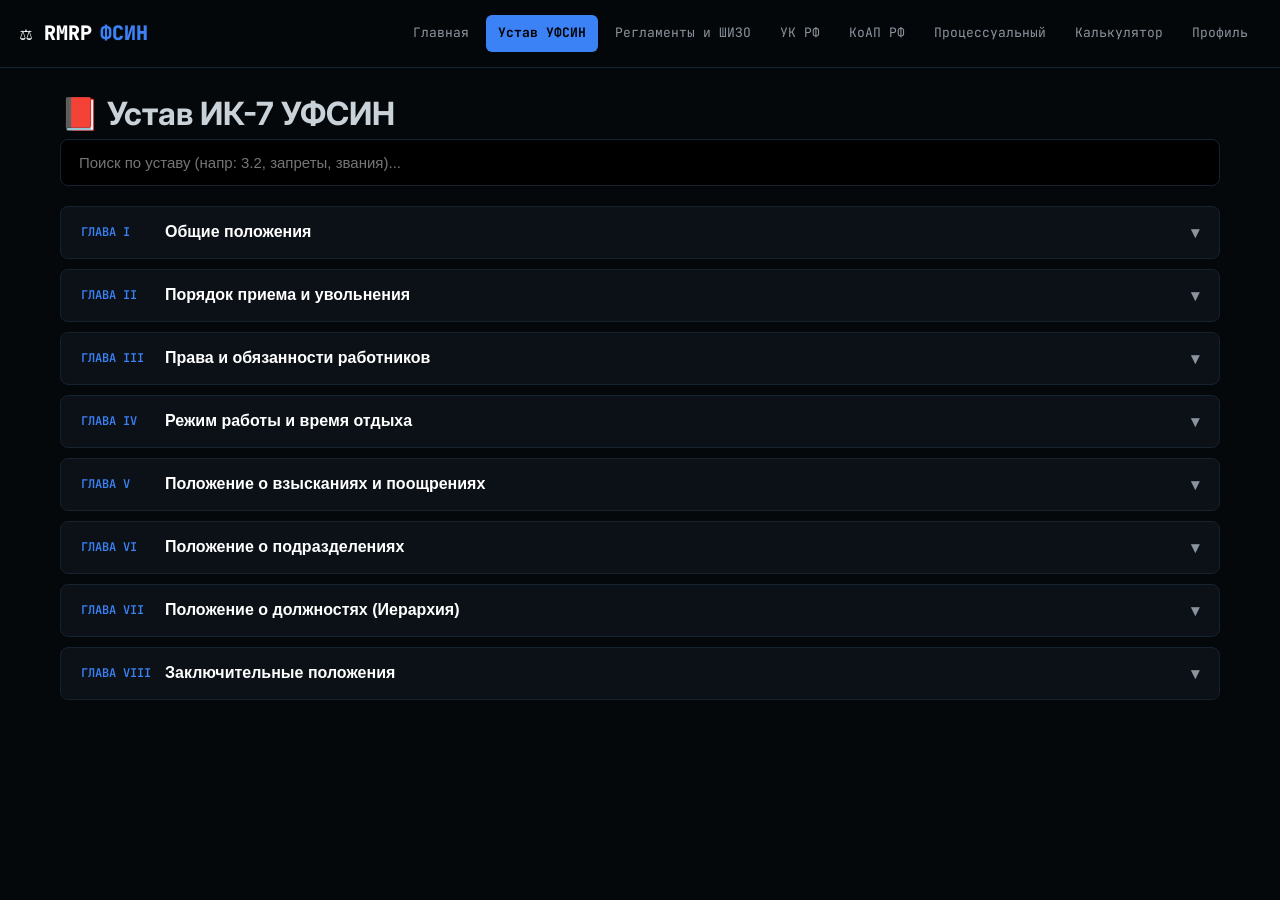
<file: federation-charter.html>
<!DOCTYPE html>
<html lang="ru">
<head>
<meta charset="UTF-8">
<meta name="viewport" content="width=device-width, initial-scale=1.0">
<title>RMRP | Устав УФСИН (ИК-7)</title>
<link href="https://fonts.googleapis.com/css2?family=Inter:wght@400;600;800&family=JetBrains+Mono:wght@400;700&display=swap" rel="stylesheet">
<link rel="stylesheet" href="style.css">
</head>
<body>

<header>
  <a href="index.html" class="logo">⚖️ RMRP <span>ФСИН</span></a>
  <nav>
    <a href="index.html">Главная</a>
    <a href="federation-charter.html" class="active">Устав УФСИН</a>
    <a href="federation-rules.html">Регламенты и ШИЗО</a>
    <a href="uk.html">УК РФ</a>
    <a href="koap.html">КоАП РФ</a>
    <a href="process.html">Процессуальный</a>
    <a href="audit.html">Калькулятор</a>
    <a href="profile.html">Профиль</a>
  </nav>
</header>

<div class="container mt-20">
  <h1>📕 Устав ИК-7 УФСИН</h1>
  
  <div class="doc-tools">
    <input type="text" class="doc-search" placeholder="Поиск по уставу (напр: 3.2, запреты, звания)...">
  </div>

  <div class="accordion" id="accordion">
    
    <!-- ГЛАВА I -->
    <div class="acc-item">
      <button class="acc-header"><span class="acc-num">Глава I</span><span class="acc-title">Общие положения</span><span class="acc-arrow">▾</span></button>
      <div class="acc-body"><div class="acc-text">
        <p><strong>1.1.</strong> Настоящий Устав является локальным нормативным актом, регламентирующим деятельность Исправительной колонии №7 Управления Федеральной службы исполнения наказаний Российской Федерации по Рублевскому федеральному округу (далее — ИК-7 УФСИН).</p>
        <p><strong>1.2.</strong> Учредителем ИК-7 УФСИН является Правительство Рублевского Федерального округа.</p>
        <p><strong>1.3.</strong> ИК-7 УФСИН является государственным учреждением. Местонахождение организации: Московская область, автодорога Исаково — Зарайск, 4-й километр, владение 1.</p>
        <p><strong>1.4.</strong> Управление ИК-7 УФСИН осуществляется начальником учреждения и его заместителями.</p>
        <p><strong>1.5.</strong> Внесение изменений в настоящий Устав осуществляется руководством УФСИН с обязательным последующим утверждением Правительством Рублевского федерального округа.</p>
        <p><strong>1.6.</strong> Настоящий Устав регламентирует в соответствии с законодательством порядок приема и увольнения работников, основные права, обязанности и ответственность сторон, режим работы, время отдыха, применяемые меры поощрения и взыскания, а также иные вопросы регулирования служебных отношений.</p>
        <p><strong>1.7.</strong> Настоящий Устав обязателен для исполнения всеми сотрудниками учреждения.</p>
        <p><strong>1.8.</strong> Служебная дисциплина — соблюдение сотрудником установленных законодательством Российской Федерации, настоящим уставом, приказами и распоряжениями руководителей порядка и правил исполнения служебных обязанностей.</p>
        <p><strong>1.9.</strong> Служебная дисциплина в ИК-7 УФСИН обеспечивается: а) ответственностью каждого сотрудника за выполнение своих служебных обязанностей; б) соблюдением порядка и правил выполнения служебных обязанностей; в) неукоснительным исполнением приказов, не противоречащих законодательству; г) соблюдением требований к служебному поведению; д) поддержанием уровня квалификации; е) воспитанием сотрудников; ж) ответственностью руководителя за состояние дисциплины; з) осуществлением повседневного контроля; и) обоснованным применением мер поощрения и взысканий; к) уважением чести и достоинства подчиненных.</p>
      </div></div>
    </div>

    <!-- ГЛАВА II -->
    <div class="acc-item">
      <button class="acc-header"><span class="acc-num">Глава II</span><span class="acc-title">Порядок приема и увольнения</span><span class="acc-arrow">▾</span></button>
      <div class="acc-body"><div class="acc-text">
        <p><strong>2.1.</strong> Перечень документов для трудоустройства во ФСИН: а) Паспорт гражданина РФ; б) Медицинская карта; в) Справка от нарколога; г) Водительское удостоверение; д) Личное дело.</p>
        <p><strong>2.2.</strong> Критерии гражданина для вступления во ФСИН: а) Возраст от 18 лет; б) Моральная и физическая подготовка; в) Адекватность и опрятный внешний вид; г) Отсутствие непогашенной судимости.</p>
        <p><strong>2.3.</strong> Расторжение трудового договора и увольнение сотрудника осуществляются в порядке, предусмотренном трудовым законодательством РФ, в том числе при достижении сотрудником трех дисциплинарных выговоров.</p>
      </div></div>
    </div>

    <!-- ГЛАВА III -->
    <div class="acc-item">
      <button class="acc-header"><span class="acc-num">Глава III</span><span class="acc-title">Права и обязанности работников</span><span class="acc-arrow">▾</span></button>
      <div class="acc-body"><div class="acc-text">
        <p><strong>3.1. Обязанности сотрудника:</strong> а) знать служебные обязанности и соблюдать внутренний устав УФСИН, законы РФ; б) исполнять приказы; в) соблюдать субординацию, безоговорочно выполнять приказы старшего по званию; г) проявлять уважение ко всем сотрудникам; д) не разглашать государственную и иную охраняемую тайну; е) знать руководство УФСИН и Правительства РФ в лицо; ж) применять физическую силу, специальные средства, оружие в случаях и порядке, установленном законодательством; з) закрывать все двери и ворота на территории учреждения; и) в случае проникновения посторонних лиц задержать нарушителя; к) соблюдать распорядок дня и режим работы; л) проходить регулярную аттестацию и повышать квалификацию; м) при заступлении на службу иметь при себе рабочую боди-камеру и включенную служебную рацию.</p>
        <p><strong>3.2. Запреты сотрудника:</strong> а) хранить, употреблять, распространять наркотические или психотропные вещества, проносить и употреблять спиртные напитки; б) самовольно покидать пост или территорию учреждения без оформления рапорта на отгул; в) иметь контакты и связь с криминальными группировками; г) использовать служебное имущество не по назначению; д) намеренно портить государственное или чужое частное имущество; е) приводить или пропускать на территорию учреждения третьих лиц без пропуска. <em>Исключения: Допуск на закрытую территорию без пропуска имеют Полномочный представитель Президента, Губернатор и Вице-губернаторы, Министр юстиции и его заместители, сотрудники аппарата Минюста, начальник территориального органа ФСБ, Председатель Совета Федерации, Председатель законодательного собрания, судьи, сотрудники прокуратуры и следователи СК при предъявлении удостоверения. Сотрудники УИС обязаны сопровождать указанных лиц.</em> ж) нарушать приказы или игнорировать запросы по рации; з) въезжать на личном транспорте на территорию (кроме зарегистрированного в реестре); и) использовать личный транспорт по форме при исполнении; к) причинять вред сотрудникам, предоставлять ложные сведения руководству; л) осуществлять проезд на территорию без проверки документов, пропуска и осмотра автомобиля (исключение: высший начальствующий состав); м) осуществлять отдых во время несения службы вне специально отведенных мест (кроме краткосрочного отдыха в Раздевалке или комнате Отдыха); н) иметь татуировки на видных частях тела, носить нерегламентированные аксессуары, бороды и усы, выступающие за уголки рта; о) оскорблять или унижать честь и достоинство гражданских лиц и сотрудников других структур; п) выезжать в город без разрешения Старшего Состава; р) сотрудникам в звании рядового и младшего сержанта заходить на территорию Блока «А» и Блока «Б».</p>
        <p><strong>3.3. Этика и поведение:</strong> а) соблюдать высокие стандарты профессиональной этики; б) уважительно общаться с гражданскими лицами; в) поддерживать опрятный внешний вид; г) воздерживаться от публичного обсуждения внутренних вопросов службы; д) соблюдать конфиденциальность; е) не допускать конфликтов на рабочем месте.</p>
        <p><strong>3.4. Субординация:</strong> а) устное общение регламентируется правилами субординации; б) согласие выражается фразой: «Так точно!»; несогласие: «Никак нет!»; подтверждение приказа: «Есть!»; в) обращение к старшему по званию: «Товарищ (звание), разрешите обратиться!»; г) запрещено вступать в спор или конфликт со старшим по званию.</p>
        <p><strong>3.5. Правила пользования рацией:</strong> а) запрещены словесные перепалки с использованием мата и бранных слов; б) запрещено создавать конфликтные ситуации, засорять частоту рации шумом и посторонними разговорами; в) необходимо находиться в режиме рации и быть готовым к приему сообщений, запрещено игнорировать обращения.</p>
        <p><strong>3.6. Правила ношения формы:</strong> а) носить чистую форму, соответствующую званию и служебному положению; б) запрещено ношение нерегламентированных украшений; в) соблюдать дресс-код; г) парадная форма надевается только на официальные мероприятия; д) боевую специальную форму ОБР другим подразделениям разрешено носить только при проведении специальной операции/нападения; е) высший и старший начальствующий состав носит форму строго в соответствии с регламентом.</p>
      </div></div>
    </div>

    <!-- ГЛАВА IV -->
    <div class="acc-item">
      <button class="acc-header"><span class="acc-num">Глава IV</span><span class="acc-title">Режим работы и время отдыха</span><span class="acc-arrow">▾</span></button>
      <div class="acc-body"><div class="acc-text">
        <p><strong>4.1.</strong> Каждый сотрудник имеет право на отдых в соответствии с трудовым законодательством РФ.</p>
        <p><strong>4.2.</strong> Сотрудник имеет право на денежное довольствие, оплату за переработки, отпуск в соответствии с ТК РФ, а также на соблюдение трудовых норм и стандартов безопасности.</p>
        <p><strong>4.3. Служебный график:</strong> Будни: с 09:00 до 21:00. Выходные и Праздничные дни: с 09:00 до 20:00. Обеденный перерыв: с 14:00 до 15:00.</p>
        <p><strong>4.4.</strong> Сотрудникам разрешено осуществлять краткосрочный отдых (не более 1 часа) на территории ИК-7 строго в специально отведенных местах: гардероб, комната отдыха.</p>
        <p><strong>4.5.</strong> После окончания служебного дня сотрудникам разрешено покидать территорию учреждения с соблюдением графика.</p>
        <p><strong>4.6.</strong> Все сотрудники имеют право на гарантированный отпуск продолжительностью не более 7 дней и не более 1 раза в месяц по усмотрению руководства. В случае серьезных жизненных обстоятельств отпуск может быть оформлен на любое количество дней с одобрения Полковника/Генерал-майора.</p>
        <p><strong>4.7.</strong> Всем сотрудникам разрешены отгулы общим сроком не более 60 мин в сутки, в количестве не более одного. Заявление подается по внутренним каналам связи и должно быть одобрено прямым начальством или Начальником / Заместителем начальника УФСИН.</p>
      </div></div>
    </div>

    <!-- ГЛАВА V -->
    <div class="acc-item">
      <button class="acc-header"><span class="acc-num">Глава V</span><span class="acc-title">Положение о взысканиях и поощрениях</span><span class="acc-arrow">▾</span></button>
      <div class="acc-body"><div class="acc-text">
        <p><strong>5.1.</strong> При назначении дисциплинарного взыскания учитываются обстоятельства совершения проступка, личность виновного, его звание, должность, а также смягчающие и отягчающие обстоятельства. Дисциплинарное взыскание применяется не позднее 48 часов с момента совершения проступка. За каждый проступок применяется только одно взыскание.</p>
        <p><strong>5.2. Виды дисциплинарных взысканий:</strong> Предупреждение (не заносится в личное дело). Выговор (заносится в личное дело). Увольнение (крайняя мера, применяется при грубых нарушениях или накоплении выговоров). <em>Примечание: 3 предупреждения приравниваются к 1 выговору; 3 выговора ведут к расторжению трудового договора (увольнению).</em></p>
        <p><strong>5.3. Вынести взыскания могут:</strong> а) Начальник ФСИН; б) Заместители Начальника ФСИН; в) Начальник ОБП и его заместители; г) Начальники и заместители подразделений сотрудникам своих подразделений; д) Сотрудники ОБП путем передачи доказательств старшему составу.</p>
        <p><strong>5.4. Виды поощрений:</strong> а) Объявление благодарности; б) Награждение почетной грамотой; в) Вручение ценных подарков или денежных премий; г) Представление к ведомственным наградам; д) Присвоение внеочередного специального звания; е) Поощрение за отличную службу (досрочное снятие выговора).</p>
        <p><strong>5.5.</strong> Сотрудник может запросить отработку выговора путем выполнения дополнительных служебных обязанностей или общественно полезных работ.</p>
      </div></div>
    </div>

    <!-- ГЛАВА VI -->
    <div class="acc-item">
      <button class="acc-header"><span class="acc-num">Глава VI</span><span class="acc-title">Положение о подразделениях</span><span class="acc-arrow">▾</span></button>
      <div class="acc-body"><div class="acc-text">
        <p><strong>6.1. ОБП (Отдел борьбы с правонарушениями).</strong> Осуществляет функции оперативно-режимного отдела и отдела собственной безопасности. Задачи: проведение служебных проверок; выявление фактов коррупции; контроль за соблюдением требований безопасности; контроль за образом жизни осужденных; предотвращение побегов; розыск осужденных, совершивших побег; участие в режимных мероприятиях; выявление проноса нелегальных предметов. <em>Полномочия: сотрудники ОБП уполномочены отдавать приказы любому сотруднику ФСИН, если они не противоречат законодательству (запрещено отдавать приказы начальникам и заместителям структурных подразделений).</em></p>
        <p><strong>6.2. ОБР (Отдел быстрого реагирования).</strong> Осуществляет функции отдела охраны и надзора и отряда специального назначения. Задачи: организация караульной службы; контроль доступа на территорию; предотвращение попыток побега; задержание опасных преступников; борьба с беспорядками; освобождение заложников; защита высшего начальствующего состава ФСИН; сопровождение конвоев.</p>
        <p><strong>6.3. МПЦ (Медико-профилактический центр).</strong> Осуществляет функции санитарной части. Задачи: обеспечение санитарно-эпидемиологического благополучия; профилактика инфекционных заболеваний; оказание медицинской помощи лицам, отбывающим наказание, и сотрудникам.</p>
        <p><strong>6.4. ГоАр (Группа обеспечения Архивной работы).</strong> Осуществляет функции отдела кадров. Задачи: подбор и прием новых сотрудников; организация обучения; ведение личных дел; оформление приказов; консультирование сотрудников по вопросам службы.</p>
      </div></div>
    </div>

    <!-- ГЛАВА VII -->
    <div class="acc-item">
      <button class="acc-header"><span class="acc-num">Глава VII</span><span class="acc-title">Положение о должностях (Иерархия)</span><span class="acc-arrow">▾</span></button>
      <div class="acc-body"><div class="acc-text">
        <p><strong>7.1. Приоритет выполнения приказов:</strong> выдан начальником УФСИН или его заместителем; выдан командиром/начальником отдела, в котором состоит сотрудник; выдан руководителем оперативного мероприятия вне зависимости от звания; выдан старшим по званию другого отдела.</p>
        <p><strong>7.2. Иерархия специальных званий:</strong></p>
        <p><em>Высший начальствующий состав:</em> Генерал внутренней службы РФ; Генерал-полковник внутренней службы; Генерал-лейтенант внутренней службы; Генерал-майор внутренней службы.</p>
        <p><em>Старший начальствующий состав:</em> Полковник внутренней службы; Подполковник внутренней службы; Майор внутренней службы.</p>
        <p><em>Средний начальствующий состав:</em> Капитан внутренней службы; Старший лейтенант внутренней службы; Лейтенант внутренней службы; Младший лейтенант внутренней службы.</p>
        <p><em>Младший начальствующий состав:</em> Старший прапорщик внутренней службы; Прапорщик внутренней службы; Старшина внутренней службы; Старший сержант внутренней службы; Сержант внутренней службы; Младший сержант внутренней службы.</p>
        <p><em>Рядовой состав:</em> Рядовой внутренней службы.</p>
      </div></div>
    </div>

    <!-- ГЛАВА VIII -->
    <div class="acc-item">
      <button class="acc-header"><span class="acc-num">Глава VIII</span><span class="acc-title">Заключительные положения</span><span class="acc-arrow">▾</span></button>
      <div class="acc-body"><div class="acc-text">
        <p><strong>8.1.</strong> Настоящий Устав вступает в силу со дня его утверждения и применяется к отношениям, возникшим после введения его в действие.</p>
      </div></div>
    </div>

  </div>
</div>

<script src="script.js"></script>
</body>
</html>
</file>
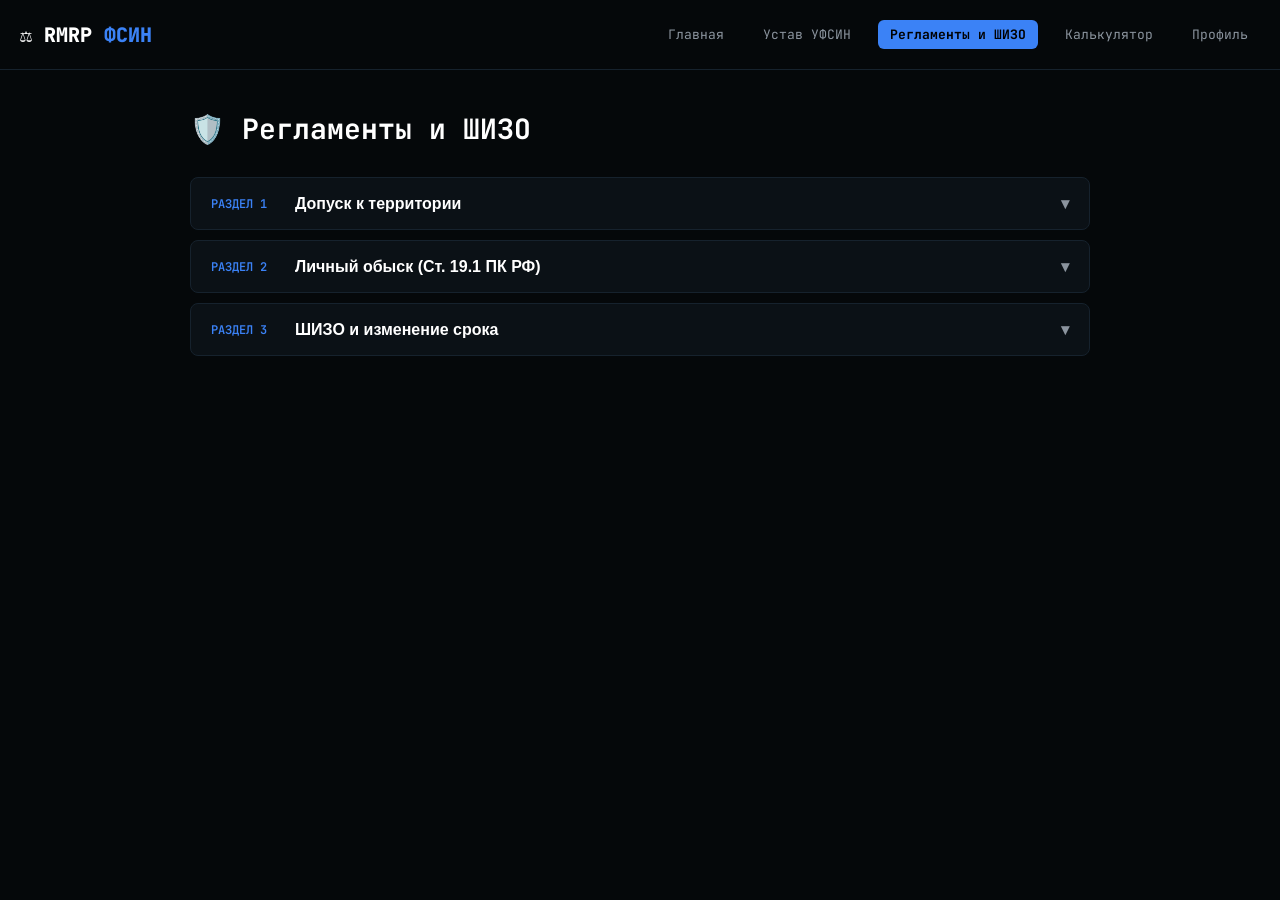
<file: federation-rules.html>
<!DOCTYPE html>
<html lang="ru">
<head>
<meta charset="UTF-8">
<meta name="viewport" content="width=device-width, initial-scale=1.0">
<title>RMRP | Регламенты УФСИН</title>
<link href="https://fonts.googleapis.com/css2?family=Inter:wght@400;600;800&family=JetBrains+Mono:wght@400;700&display=swap" rel="stylesheet">
<style>
:root { --bg: #05080a; --card: #0b1116; --border: #16222d; --accent: #3b82f6; --text: #c9d1d9; --dim: #8b949e; }
body { background: var(--bg); color: var(--text); font-family: 'Inter', sans-serif; margin: 0; padding: 0; }
header { border-bottom: 1px solid var(--border); padding: 20px; display: flex; justify-content: space-between; align-items: center; }
.logo { font-size: 20px; font-weight: 900; font-family: 'JetBrains Mono', monospace; color: #fff; text-decoration: none; }
.logo span { color: var(--accent); }
nav { display: flex; gap: 15px; font-family: 'JetBrains Mono', monospace; font-size: 13px; }
nav a { color: var(--dim); text-decoration: none; padding: 6px 12px; border-radius: 6px; }
nav a.active { background: var(--accent); color: #000; font-weight: bold; }
.container { max-width: 900px; margin: 40px auto; padding: 0 20px; }
h1 { font-family: 'JetBrains Mono', monospace; color: #fff; margin-bottom: 30px; font-size: 28px; }
.accordion { display: flex; flex-direction: column; gap: 10px; }
.acc-item { background: var(--card); border: 1px solid var(--border); border-radius: 8px; overflow: hidden; }
.acc-header { width: 100%; display: flex; align-items: center; gap: 14px; padding: 16px 20px; background: transparent; border: none; cursor: pointer; text-align: left; color: #fff; font-size: 16px; font-weight: 600; }
.acc-header:hover { background: rgba(59, 130, 246, 0.05); }
.acc-num { font-size: 12px; color: var(--accent); font-family: 'JetBrains Mono', monospace; text-transform: uppercase; min-width: 70px; }
.acc-title { flex: 1; }
.acc-arrow { color: var(--dim); transition: 0.3s; }
.acc-item.open .acc-arrow { transform: rotate(180deg); color: var(--accent); }
.acc-body { max-height: 0; overflow: hidden; transition: max-height 0.4s ease; }
.acc-item.open .acc-body { max-height: 5000px; }
.acc-text { padding: 0 20px 20px 20px; font-size: 14.5px; line-height: 1.7; color: var(--text); border-top: 1px dashed var(--border); padding-top: 15px; }
.acc-text p { margin-bottom: 10px; }
</style>
</head>
<body>
<header>
  <a href="index.html" class="logo">⚖️ RMRP <span>ФСИН</span></a>
  <nav>
    <a href="index.html">Главная</a>
    <a href="federation-charter.html">Устав УФСИН</a>
    <a href="federation-rules.html" class="active">Регламенты и ШИЗО</a>
    <a href="audit.html">Калькулятор</a>
    <a href="profile.html">Профиль</a>
  </nav>
</header>

<div class="container">
  <h1>🛡️ Регламенты и ШИЗО</h1>
  
  <div class="accordion" id="accordion">
    <div class="acc-item">
      <button class="acc-header"><span class="acc-num">Раздел 1</span><span class="acc-title">Допуск к территории</span><span class="acc-arrow">▾</span></button>
      <div class="acc-body"><div class="acc-text">
        <p><strong>Статья 22-23:</strong> Территория камер предварительного заключения закрыта. Допуск имеют Председатель Правительства, сотрудники госорганизаций при процессуальных действиях.</p>
        <p><strong>Статья 24-27:</strong> Вся территория учреждения закрыта. Охраняемая — парковка и 15 метров от ограждения. Адвокаты и родственники только в комнате свиданий в сопровождении.</p>
      </div></div>
    </div>

    <div class="acc-item">
      <button class="acc-header"><span class="acc-num">Раздел 2</span><span class="acc-title">Личный обыск (Ст. 19.1 ПК РФ)</span><span class="acc-arrow">▾</span></button>
      <div class="acc-body"><div class="acc-text">
        <p><strong>Статья 19.1 ПК РФ:</strong> Личный обыск - подозреваемый может быть подвергнут личному обыску в порядке, установленном настоящим Кодексом. Основанием производства личного обыска задержанного является наличие достаточных данных полагать, что в каком-либо месте или у какого-либо лица могут находиться орудия, оборудование или иные средства совершения преступления, предметы, документы и ценности, которые могут иметь значение для установления факта вины или невиновности лица. Личный обыск может быть произведен без соответствующего постановления при задержании лица или заключении его под стражу...</p>
      </div></div>
    </div>

    <div class="acc-item">
      <button class="acc-header"><span class="acc-num">Раздел 3</span><span class="acc-title">ШИЗО и изменение срока</span><span class="acc-arrow">▾</span></button>
      <div class="acc-body"><div class="acc-text">
        <p><strong>Статья 17 (Сокращение срока):</strong> За примерное поведение срок сокращается до 1/3, за сотрудничество до 1/2, за раскаяние до 2/3.</p>
        <p><strong>Статья 18 (ШИЗО):</strong> За нарушение режима, провокации и невыполнение плана — продление срока или помещение в изолятор. За повторные нарушения до 1/3, за неисполнение плана до 1/2, за провокации до 2/3.</p>
      </div></div>
    </div>
  </div>
</div>

<script>
  document.querySelectorAll('.acc-header').forEach(function(btn){
    btn.addEventListener('click', function(){
      var item = btn.closest('.acc-item');
      var isOpen = item.classList.contains('open');
      document.querySelectorAll('.acc-item').forEach(function(i){ i.classList.remove('open'); });
      if (!isOpen) item.classList.add('open');
    });
  });
</script>
</body>
</html>
</file>
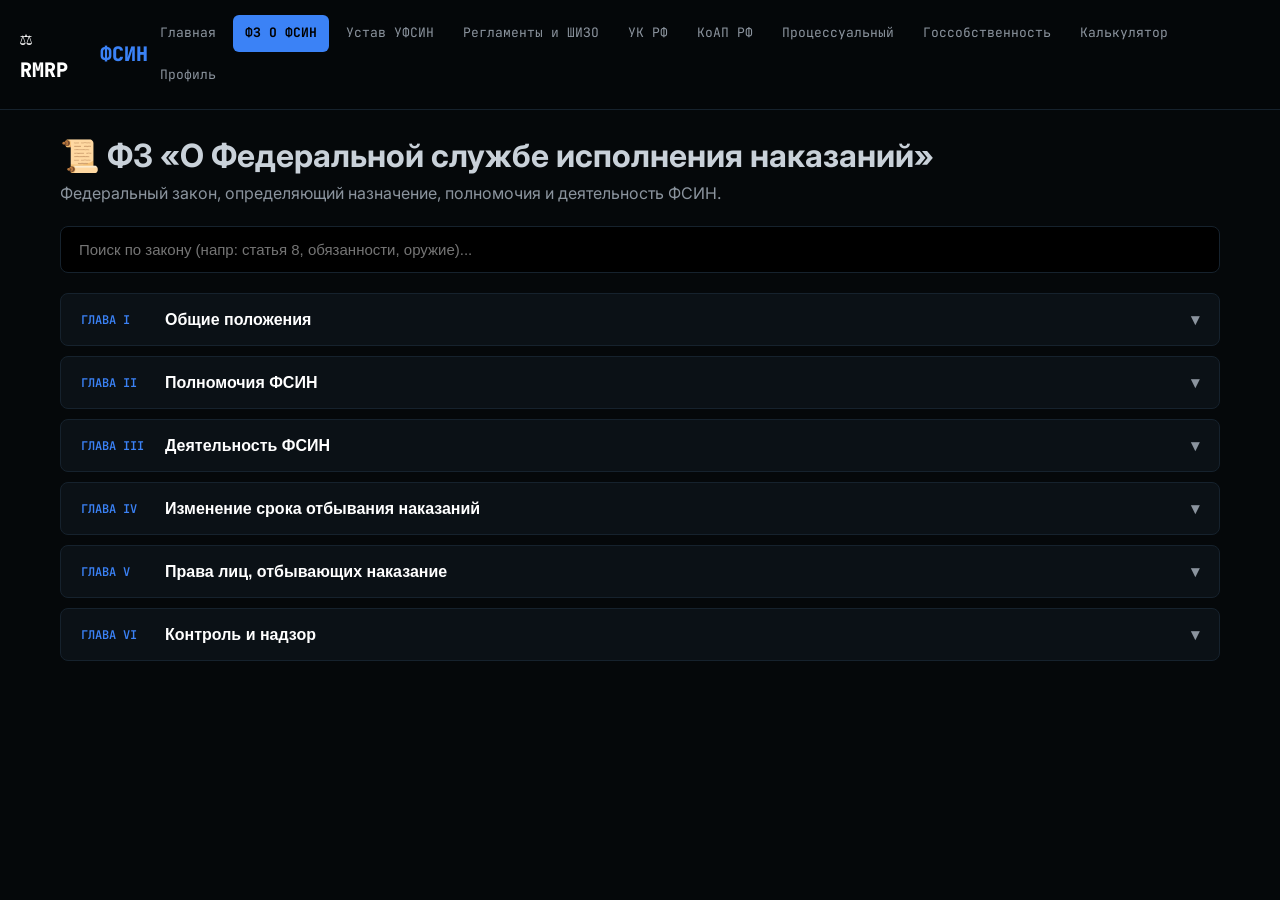
<file: fz-fsin.html>
<!DOCTYPE html>
<html lang="ru">
<head>
<meta charset="UTF-8">
<meta name="viewport" content="width=device-width, initial-scale=1.0">
<title>RMRP | ФЗ О ФСИН</title>
<link href="https://fonts.googleapis.com/css2?family=Inter:wght@400;600;800&family=JetBrains+Mono:wght@400;700&display=swap" rel="stylesheet">
<link rel="stylesheet" href="style.css">
</head>
<body>

<header>
  <a href="index.html" class="logo">⚖️ RMRP <span>ФСИН</span></a>
  <nav>
    <a href="index.html">Главная</a>
    <a href="fz-fsin.html" class="active">ФЗ О ФСИН</a>
    <a href="federation-charter.html">Устав УФСИН</a>
    <a href="federation-rules.html">Регламенты и ШИЗО</a>
    <a href="uk.html">УК РФ</a>
    <a href="koap.html">КоАП РФ</a>
    <a href="process.html">Процессуальный</a>
    <a href="property.html">Госсобственность</a>
    <a href="audit.html">Калькулятор</a>
    <a href="profile.html">Профиль</a>
  </nav>
</header>

<div class="container mt-20">
  <h1>📜 ФЗ «О Федеральной службе исполнения наказаний»</h1>
  <p style="color:var(--dim); margin-bottom:20px;">Федеральный закон, определяющий назначение, полномочия и деятельность ФСИН.</p>

  <div class="doc-tools">
    <input type="text" class="doc-search" placeholder="Поиск по закону (напр: статья 8, обязанности, оружие)...">
  </div>

  <div class="accordion" id="accordion">
    
    <!-- ГЛАВА I -->
    <div class="acc-item">
      <button class="acc-header"><span class="acc-num">Глава I</span><span class="acc-title">Общие положения</span><span class="acc-arrow">▾</span></button>
      <div class="acc-body"><div class="acc-text">
        <p><strong>Статья 1. Назначение</strong><br>Федеральная служба исполнения наказаний (ФСИН) — федеральный орган исполнительной власти, осуществляющий правоприменительные функции, функции по контролю и надзору в сфере исполнения уголовных наказаний в отношении осужденных, функции по содержанию лиц, подозреваемых либо обвиняемых в совершении преступлений и подсудимых, находящихся под стражей, их охране и конвоированию.</p>
        
        <p><strong>Статья 2. Правовая основа</strong><br>Правовую основу деятельности составляют Конституция РФ, настоящий Федеральный закон, другие федеральные законы, нормативные акты Председателя Правительства, Правительства, Губернаторов Федеральных округов, а также акты в сфере юстиции.</p>
        
        <p><strong>Статья 3. Руководство и управление</strong><br>3.1. Общее руководство осуществляет Председатель Правительства РФ, руководство органом ФСИН Федерального округа — Губернатор.<br>3.2. Руководство ФСИН — министр юстиции РФ и его заместители, руководство органом ФСИН Федерального округа — министр юстиции округа и его заместители.<br>3.3. Управление территориальными органами осуществляют начальники управлений ФСИН по региону.<br>3.4. Правительство утверждает уставы территориальных органов, знамя и флаг ФСИН.</p>
        
        <p><strong>Статья 4. Основные задачи</strong><br>4.1. Основные задачи: 1) обеспечение охраны прав, свобод и законных интересов осужденных и лиц, содержащихся под стражей; 2) охрана и конвоирование осужденных по маршрутам; 3) обеспечение правопорядка и законности в учреждениях, исполняющих наказания, и в следственных изоляторах, обеспечение безопасности.<br>4.2. Деятельность осуществляется непосредственно и (или) через территориальные органы и учреждения.<br>4.3. Взаимодействие с другими федеральными органами исполнительной власти.</p>
        
        <p><strong>Статья 5. Организация</strong><br>Для выполнения задач ФСИН может применять имеющиеся силы и средства. Физическая сила, специальные средства, оружие, боевая и специальная техника применяются в случаях и порядке, установленном федеральными законами.</p>
        
        <p><strong>Статья 6. Имущество</strong><br>6.1. Имущество ФСИН является федеральной собственностью и может находиться в оперативном управлении или на правах хозяйственного ведения и вооруженной охране.<br>6.2. Порядок пользования имуществом определяется законодательством о государственном имуществе.</p>
      </div></div>
    </div>

    <!-- ГЛАВА II -->
    <div class="acc-item">
      <button class="acc-header"><span class="acc-num">Глава II</span><span class="acc-title">Полномочия ФСИН</span><span class="acc-arrow">▾</span></button>
      <div class="acc-body"><div class="acc-text">
        <p><strong>Статья 7. Обязанности</strong><br>7.1. Обязанности: 1) исполнять уголовные наказания, содержание под стражей; 2) обеспечивать правопорядок и законность в учреждениях; 3) создавать условия содержания, соответствующие нормам; 4) осуществлять розыск лиц, совершивших преступления; 5) участвовать в обеспечении режима военного и чрезвычайного положения; 6) изымать вещи, изъятые из оборота; 7) соблюдать условия содержания.<br>7.2. Иные обязанности возлагаются в соответствии с законодательством.<br>7.3. Порядок выполнения обязанностей определяется Министерством юстиции.</p>
        
        <p><strong>Статья 8. Права</strong><br>8.1. Права: 1) требовать прекращения противоправных действий; 2) проверять документы; 3) знакомиться с необходимыми документами и материалами; 4) требовать покинуть место происшествия; 5) требовать разойтись при нарушении порядка; 6) привлекать осужденных к труду; 7) производить процессуальные действия; 8) останавливать транспортные средства; 9) применять боевую технику, оружие, специальные средства, физическую силу; 10) изменять сроки отбывания наказания.<br>8.2. Иные права предоставляются в соответствии с законодательством.<br>8.3. Права реализуются должностными лицами в пределах компетенции.</p>
      </div></div>
    </div>

    <!-- ГЛАВА III -->
    <div class="acc-item">
      <button class="acc-header"><span class="acc-num">Глава III</span><span class="acc-title">Деятельность ФСИН</span><span class="acc-arrow">▾</span></button>
      <div class="acc-body"><div class="acc-text">
        <p><strong>Статья 9. Деятельность</strong><br>9.1. ФСИН осуществляет: направление осужденных к месту отбывания наказания, их размещение, перевод; меры по обеспечению сотрудников оружием и специальными средствами; медико-санитарное обеспечение, государственный санитарно-эпидемиологический надзор; применение принудительных мер медицинского характера; подготовку материалов о нежелательности пребывания иностранных граждан.<br>9.2. ФСИН принимает участие: в подготовке материалов о помиловании; в разработке проектов нормативных актов; в разработке федеральных программ; в разработке специальной техники и средств.</p>
        
        <p><strong>Статья 10. Общие требования к применению силы и оружия</strong><br>10.1. Сотрудник обязан проходить специальную подготовку и периодическую проверку на профпригодность.<br>10.2. Превышение полномочий при применении силы или оружия влечет ответственность.<br>10.3. При применении силы, средств и оружия сотрудник обязан предупредить о намерении их применения, предоставив достаточно времени, за исключением случаев, если промедление создает непосредственную опасность.</p>
        
        <p><strong>Статья 11. Применение силы и оружия</strong><br>11.1. Сотрудник имеет право применять физическую силу, оружие, если несиловые способы не смогли обеспечить выполнение обязанностей: 1) для пресечения преступлений и административных правонарушений; 2) для задержания осужденного или лица под стражей; 3) для пресечения неповиновения.<br>11.2. Сотрудник имеет право применять физическую силу во всех случаях, когда разрешено применение оружия.</p>
        
        <p><strong>Статья 12. Соблюдение прав и свобод</strong><br>12.1. При обращении сотрудник обязан назвать должность, звание, фамилию, предъявить удостоверение.<br>12.2. Сотрудники при исполнении обязанностей, предусматривающих засекречивание личности, обязаны предоставить жетон, назвать позывной и номер.</p>
        
        <p><strong>Статья 13. Съемка и видеозапись</strong><br>13.1. Запрещено осуществление съемки и видеозаписи, фотографирования на территориях исправительных учреждений со стороны осужденных. Средства звуко- и видеозаписи подлежат изъятию.<br>13.2. Сотрудники ФСИН, правоохранительных органов, приглашенные лица вправе осуществлять съемку.</p>
        
        <p><strong>Статья 14. Руководство учреждения</strong><br>Руководство учреждением осуществляется начальником учреждения и заместителем начальника.</p>
        
        <p><strong>Статья 15. Типовые должности и звания</strong><br>15.1. Начальник Управления ФСИН — генерал-майор, генерал-лейтенант внутренней службы.<br>15.2. Начальник учреждения — полковник внутренней службы.<br>15.3. Заместитель начальника учреждения — полковник внутренней службы.<br>15.4. Начальник отдела режима/охраны/безопасности/кадров — подполковник.<br>15.5. Заместитель начальника отдела — майор.</p>
        
        <p><strong>Статья 16. Типовые структурные подразделения</strong><br>16.1. Оперативно-режимный отдел — выработка распорядка дня, инструкций, обеспечение режима. Включает оперативно-следственную часть и санитарную часть.<br>16.2. Отдел охраны и надзора — охрана учреждения, надзор за осужденными, конвоирование. Включает отряд специального назначения.<br>16.3. Отдел собственной безопасности — обеспечение безопасности, выявление и пресечение нарушений сотрудниками.<br>16.4. Отдел кадров — набор, обучение, распределение личного состава.</p>
      </div></div>
    </div>

    <!-- ГЛАВА IV -->
    <div class="acc-item">
      <button class="acc-header"><span class="acc-num">Глава IV</span><span class="acc-title">Изменение срока отбывания наказаний</span><span class="acc-arrow">▾</span></button>
      <div class="acc-body"><div class="acc-text">
        <p><strong>Статья 17. Сокращение срока</strong><br>17.1. ФСИН имеет право сократить срок наказания, если лицо демонстрирует примерное поведение, сотрудничает с расследованием и администрацией.<br>17.2. Сокращение производится путем подачи отчета руководителю учреждения.<br>17.3. Отчет должен содержать описание поведения, отношения к работе и рекомендации.<br>17.4. Учитываются факторы: соблюдение режима, раскаяние, сотрудничество, положительное влияние.<br>17.5. Критерии: до 1/3 за примерное поведение; до 1/2 за сотрудничество; до 2/3 за раскаяние.</p>
        
        <p><strong>Статья 18. Увеличение срока и изолятор</strong><br>18.1. Осужденный может быть подвергнут дисциплинарным мерам за нарушение режима, провокационное поведение или невыполнение плана.<br>18.2. ФСИН имеет право продлить срок или поместить в изолятор.<br>18.3. Продление производится путем подачи отчета.<br>18.4. Отчет должен содержать описание поведения и рекомендации.<br>18.5. Учитываются факторы: повторные нарушения, неисполнение плана, провокационное поведение, препятствие расследованию.<br>18.6. Критерии: до 1/3 за повторные нарушения; до 1/2 за неисполнение плана; до 2/3 за провокационное поведение.</p>
        
        <p><strong>Статья 19. Условия сокращения</strong><br>19.1. Сокращение может быть применено к лицам, отбывшим не менее 1/3 срока.<br>19.2. Сотрудники обязаны провести индивидуальную оценку.<br>19.3. Учитываются: соблюдение режима, участие в программах, раскаяние, сотрудничество, положительное влияние.</p>
        
        <p><strong>Статья 20. Порядок предоставления отчета</strong><br>20.1. Отчет представляется начальнику учреждения в электронном виде с ЭЦП.<br>20.2. Отчет должен содержать характеристику поведения и рекомендации.<br>20.3. Порядок устанавливается Министерством юстиции.</p>
      </div></div>
    </div>

    <!-- ГЛАВА V -->
    <div class="acc-item">
      <button class="acc-header"><span class="acc-num">Глава V</span><span class="acc-title">Права лиц, отбывающих наказание</span><span class="acc-arrow">▾</span></button>
      <div class="acc-body"><div class="acc-text">
        <p><strong>Статья 21. Право на обжалование</strong><br>21.1. Осужденный имеет право обжаловать решение о сокращении или продлении срока.<br>21.2. Ходатайство рассматривается в течение суток.<br>21.3. Рассматривается администрацией в одностороннем порядке.<br>21.4. Решения: об отказе, о частичном удовлетворении, об удовлетворении.</p>
        
        <p><strong>Статья 22. Право на свидание</strong><br>22.1. Лицо имеет право на одно свидание за время отбывания срока. Обязано предоставить номер телефона родственника. Если родственник не отвечает на 3 звонка — свидание считается проведенным. На свидание дается 5 минут с момента закрытия дверей.<br>22.2. Свидание проходит в комнате свиданий в блоке администрации.</p>
        
        <p><strong>Статья 23. Право на консультацию с адвокатом</strong><br>23.1. Лицо имеет право на консультацию адвоката в течение всего срока. Сотрудники обязаны сообщить в рацию и вызвать адвоката. Консультация не может превышать 5 минут. Одновременно может проводиться не более двух консультаций.<br>23.2. При прибытии адвоката сотрудники обязаны сообщить осужденным через новостные частоты и организовать консультацию.<br>23.3. Консультация проходит в комнате свиданий.</p>
        
        <p><strong>Статья 24. Право на медицинскую помощь</strong><br>Лицо имеет право на безотлагательную, качественную медицинскую помощь. Сотрудники санитарной части обязаны оказывать первую помощь. При необходимости более квалифицированной помощи — запросить врачей из ближайшего учреждения здравоохранения.</p>
        
        <p><strong>Статья 25. Право на работу</strong><br>25.1. Лицо имеет право на работу. Сотрудники обязаны обеспечить работой, если располагает ситуация.<br>25.2. Сотрудники имеют право отказать, если лицо находится в штрафном изоляторе, или обстановка не позволяет обеспечить безопасность.</p>
      </div></div>
    </div>

    <!-- ГЛАВА VI -->
    <div class="acc-item">
      <button class="acc-header"><span class="acc-num">Глава VI</span><span class="acc-title">Контроль и надзор</span><span class="acc-arrow">▾</span></button>
      <div class="acc-body"><div class="acc-text">
        <p><strong>Статья 26. Судебный, прокурорский надзор</strong><br>26.1. Судебный надзор осуществляется в соответствии с федеральными законами.<br>26.2. Надзор за исполнением законов осуществляют органы прокуратуры.<br>26.3. Действия (бездействие) сотрудника, нарушающие права, могут быть обжалованы в вышестоящий орган, прокуратуру или суд.</p>
        
        <p><strong>Статья 27. Государственный контроль</strong><br>27.1. Государственный контроль осуществляют Председатель Правительства, Правительство, министр юстиции; контроль за органами ФСИН Федерального округа — Губернатор и Правительство округа, министр юстиции округа.<br>27.2. Ведомственный контроль осуществляется в порядке, определяемом Министерством юстиции.</p>
      </div></div>
    </div>

  </div>
</div>

<script src="script.js"></script>
</body>
</html>
</file>
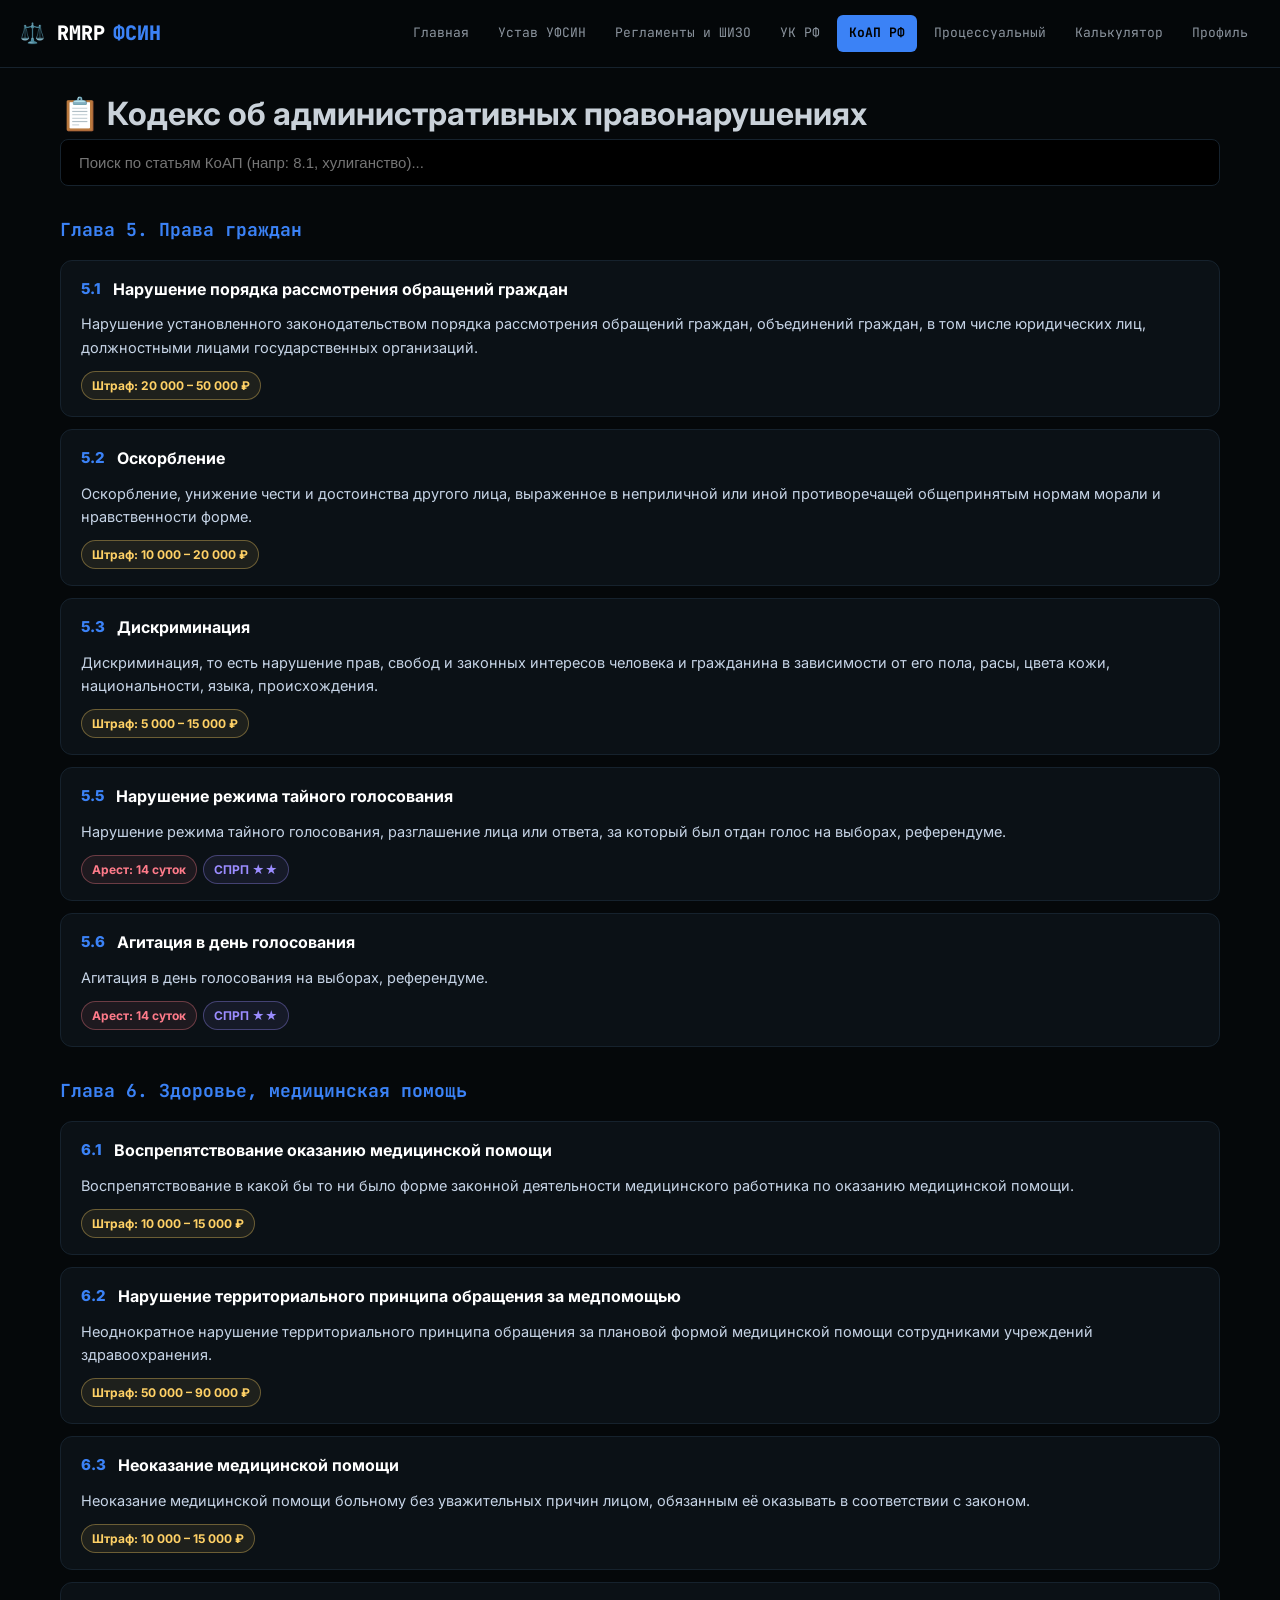
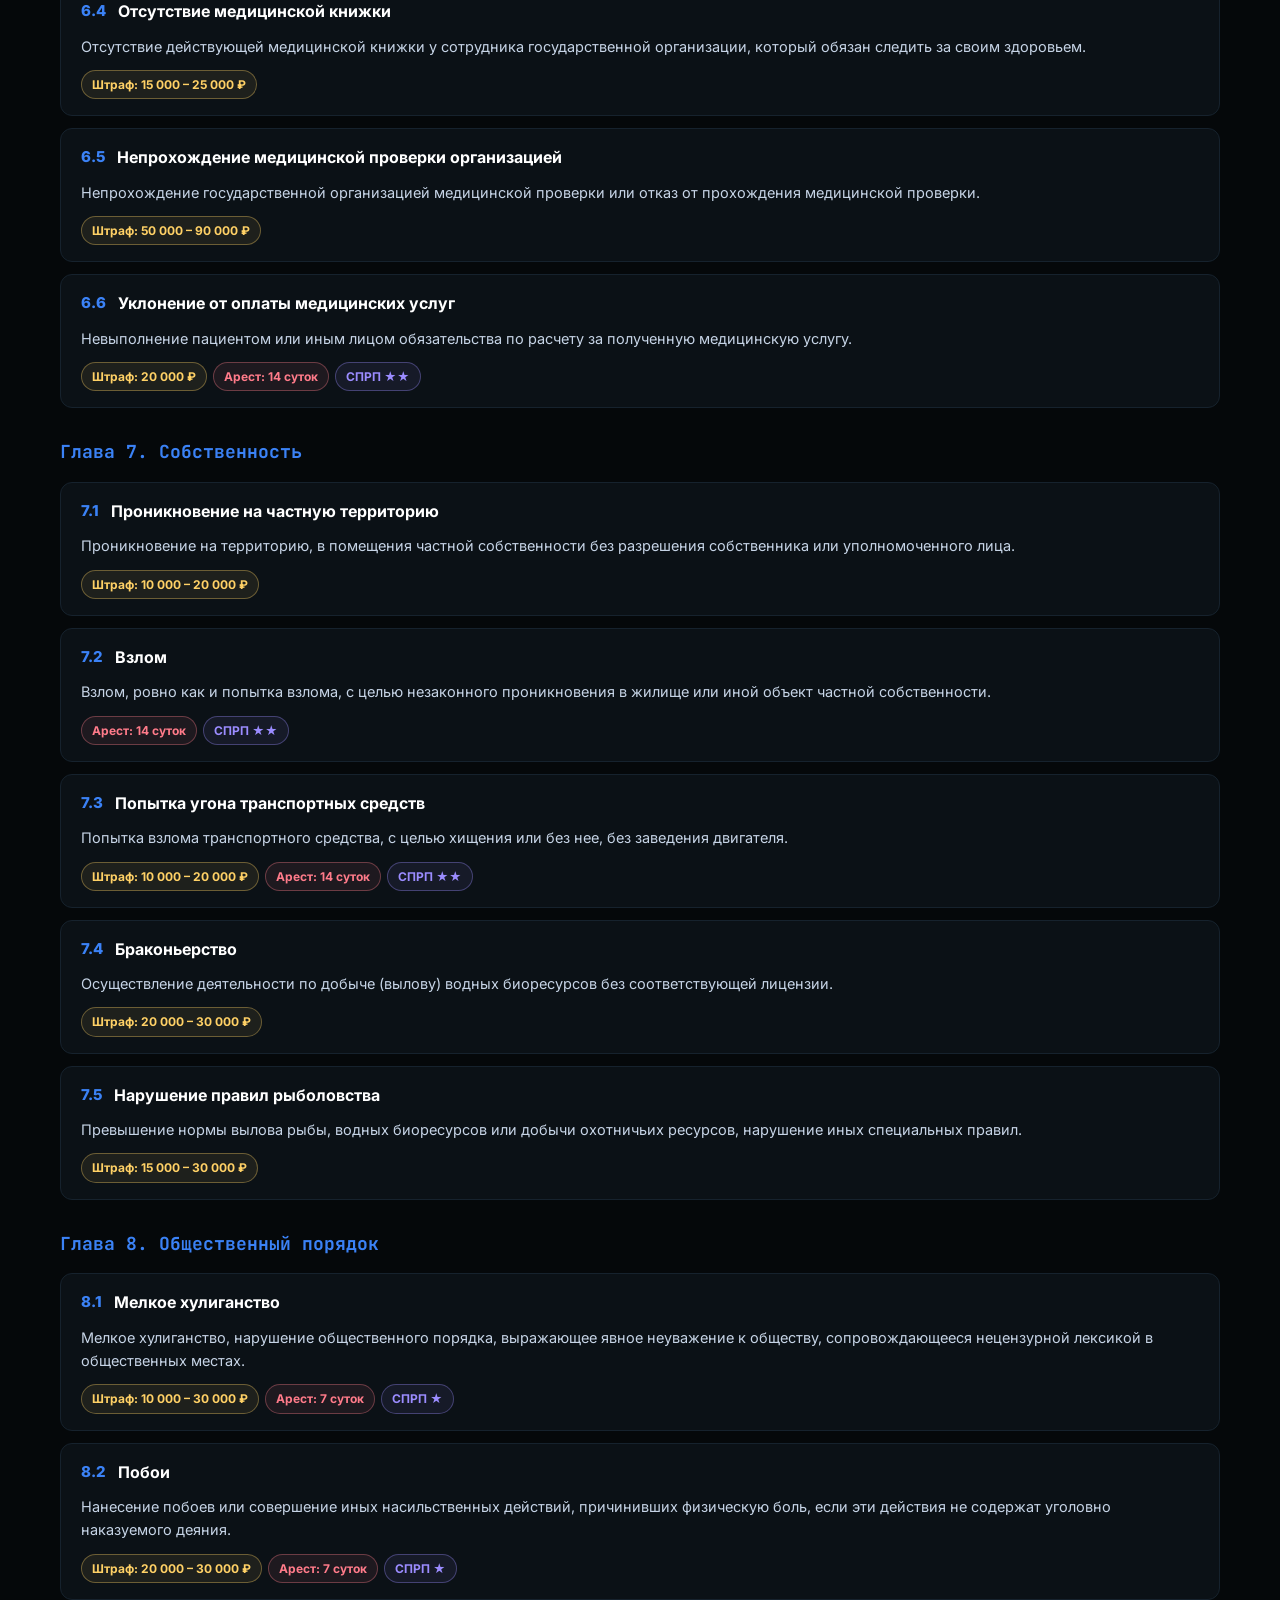
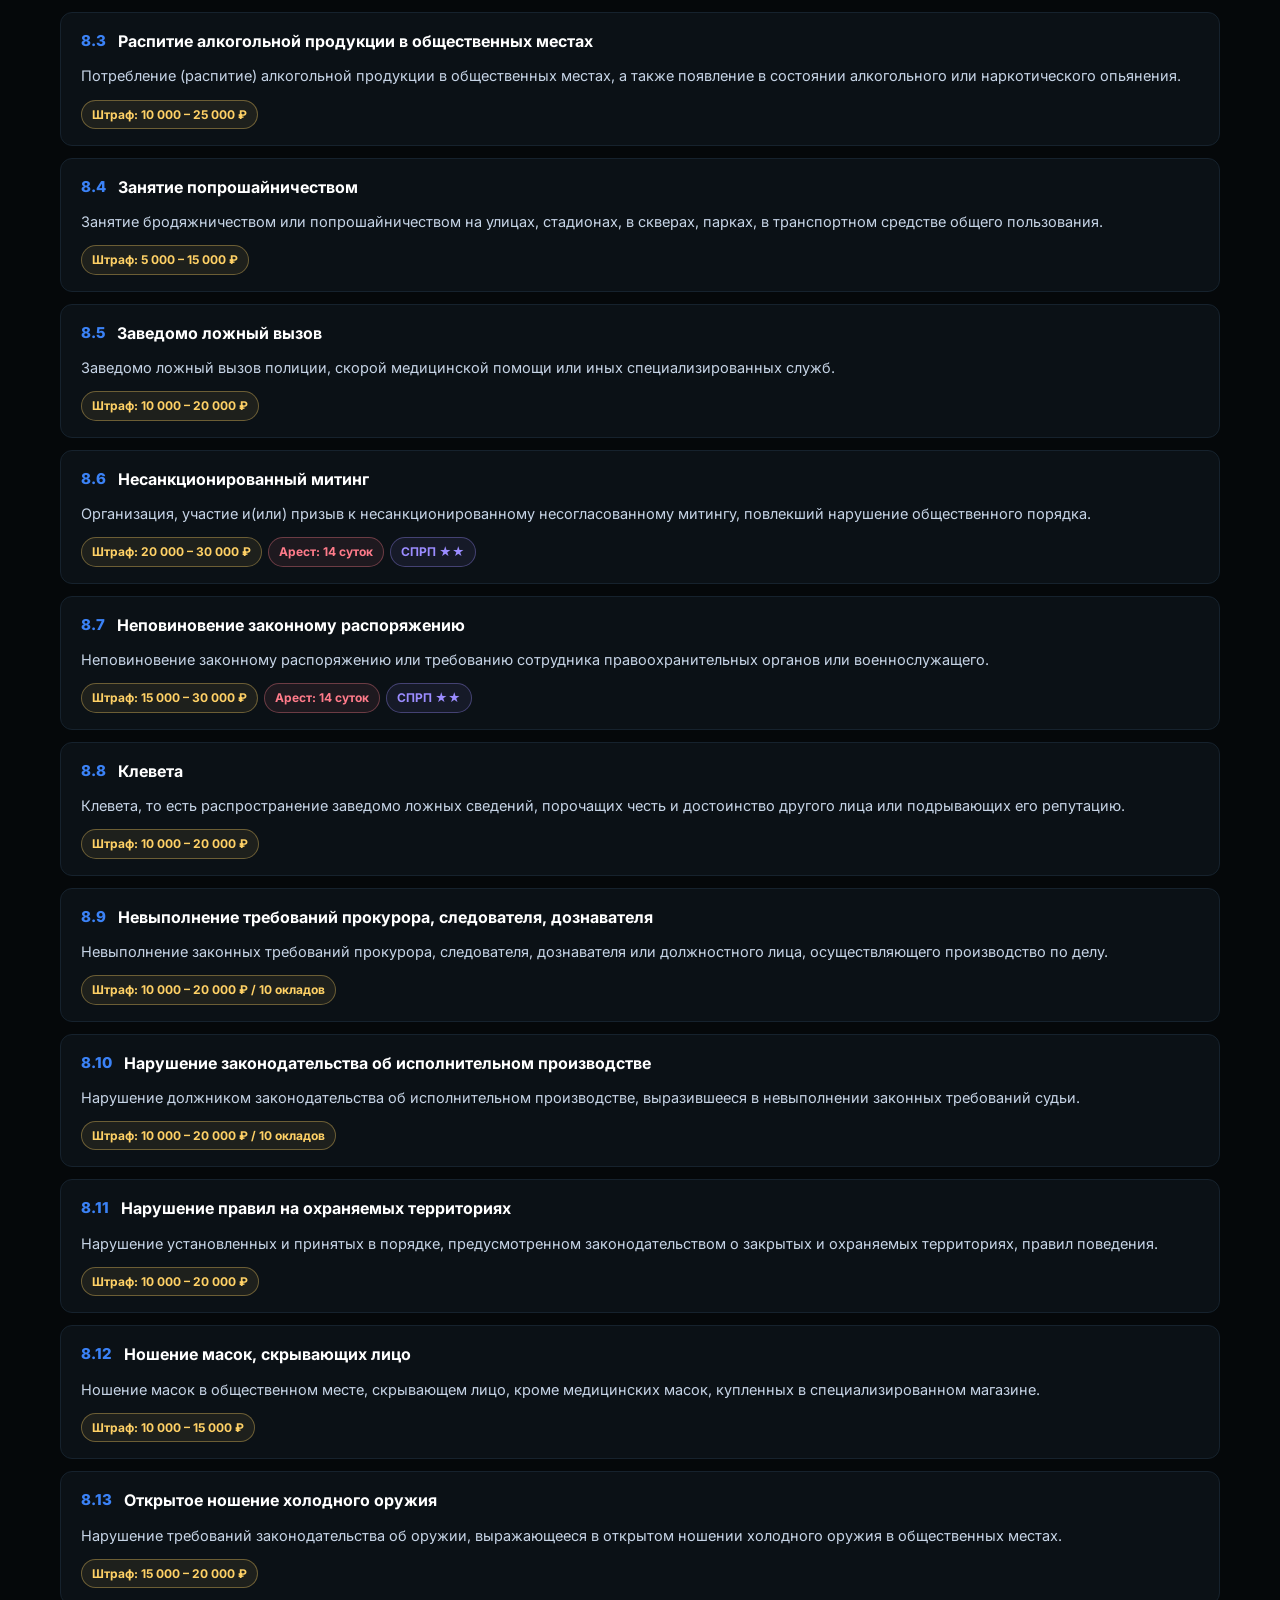
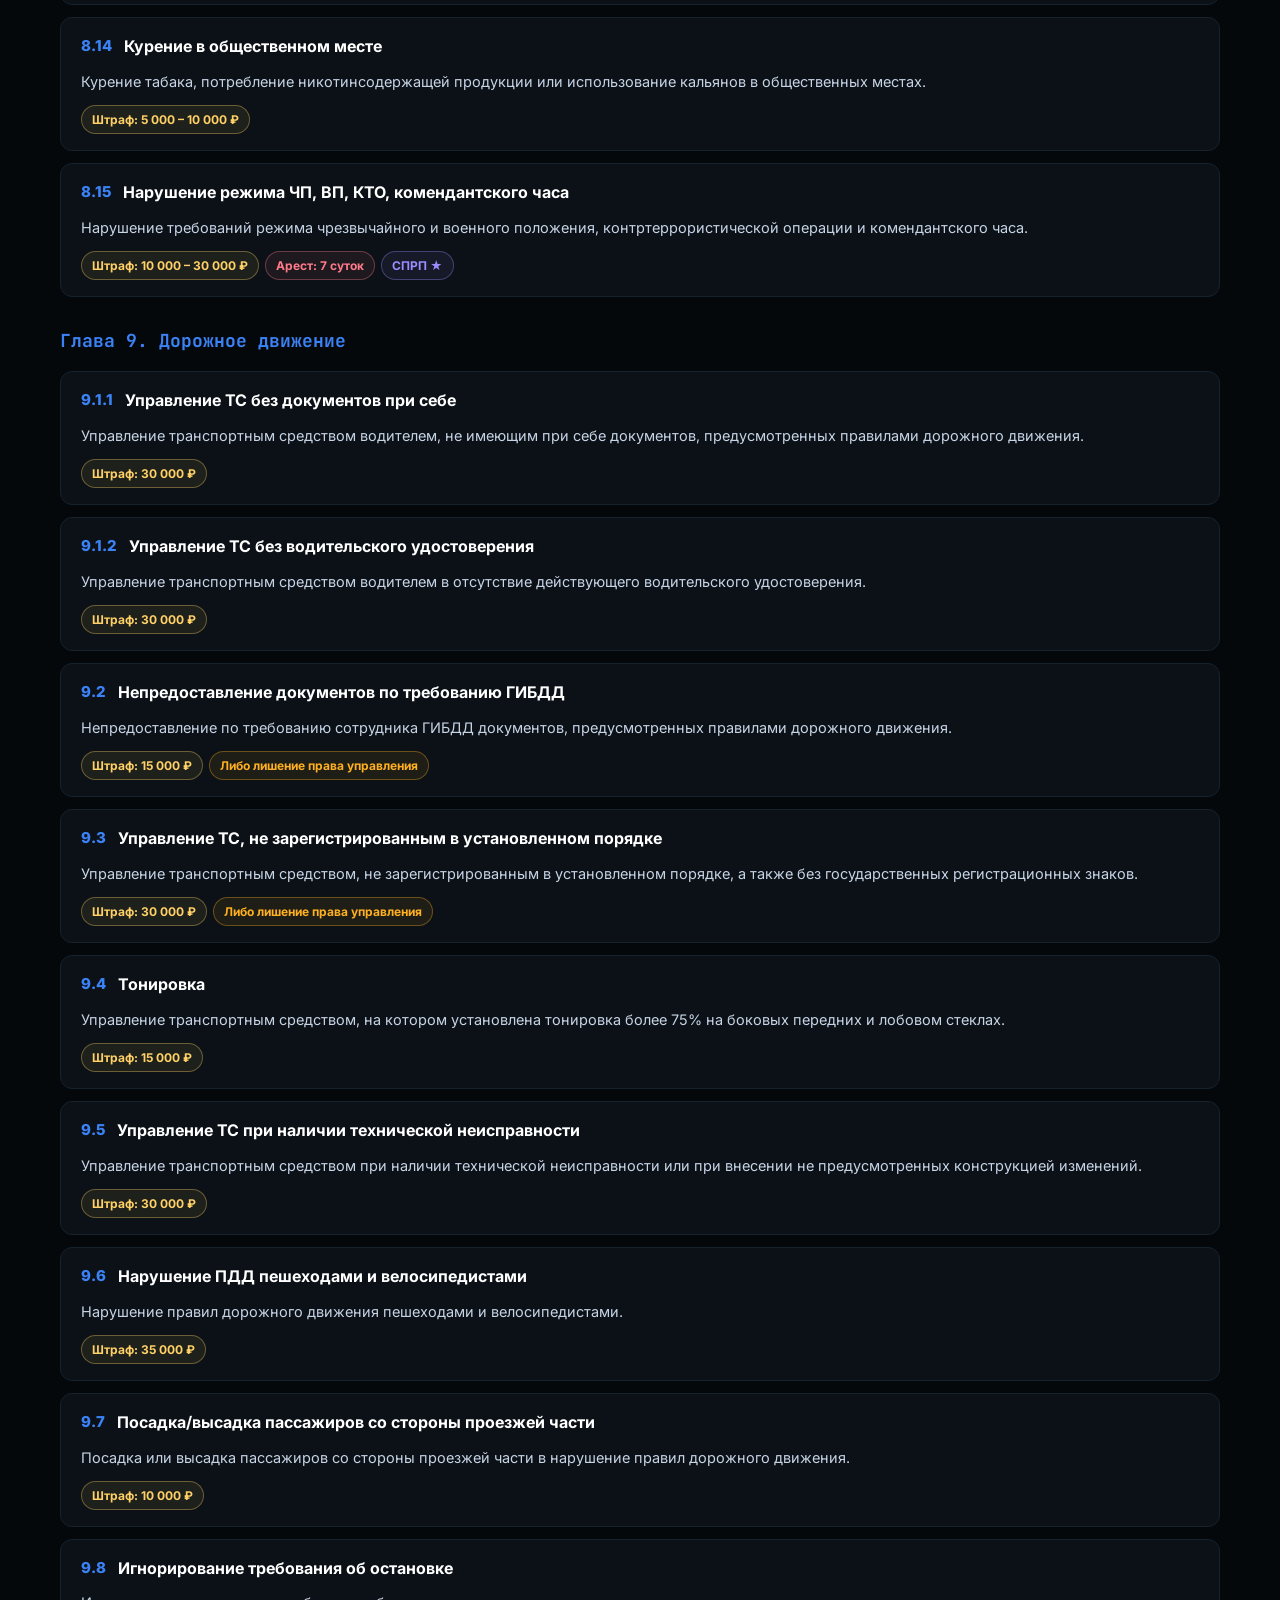
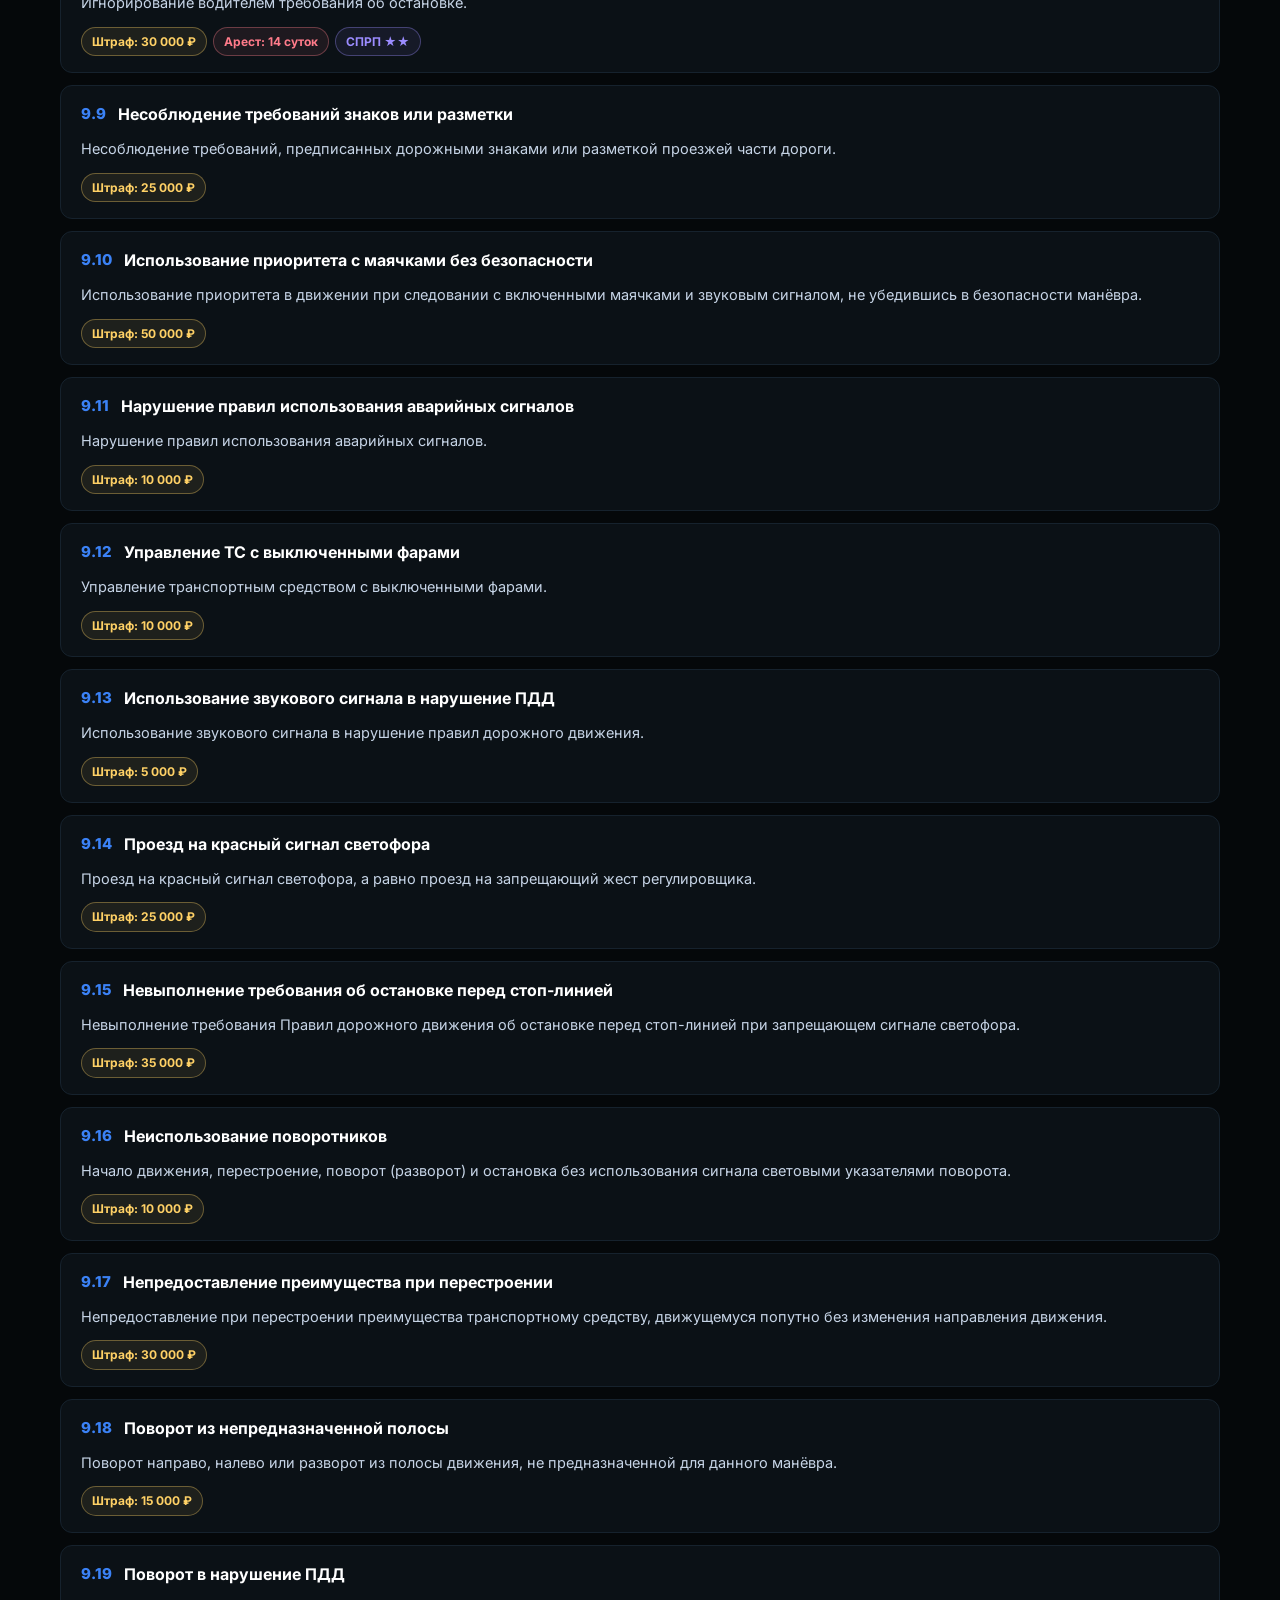
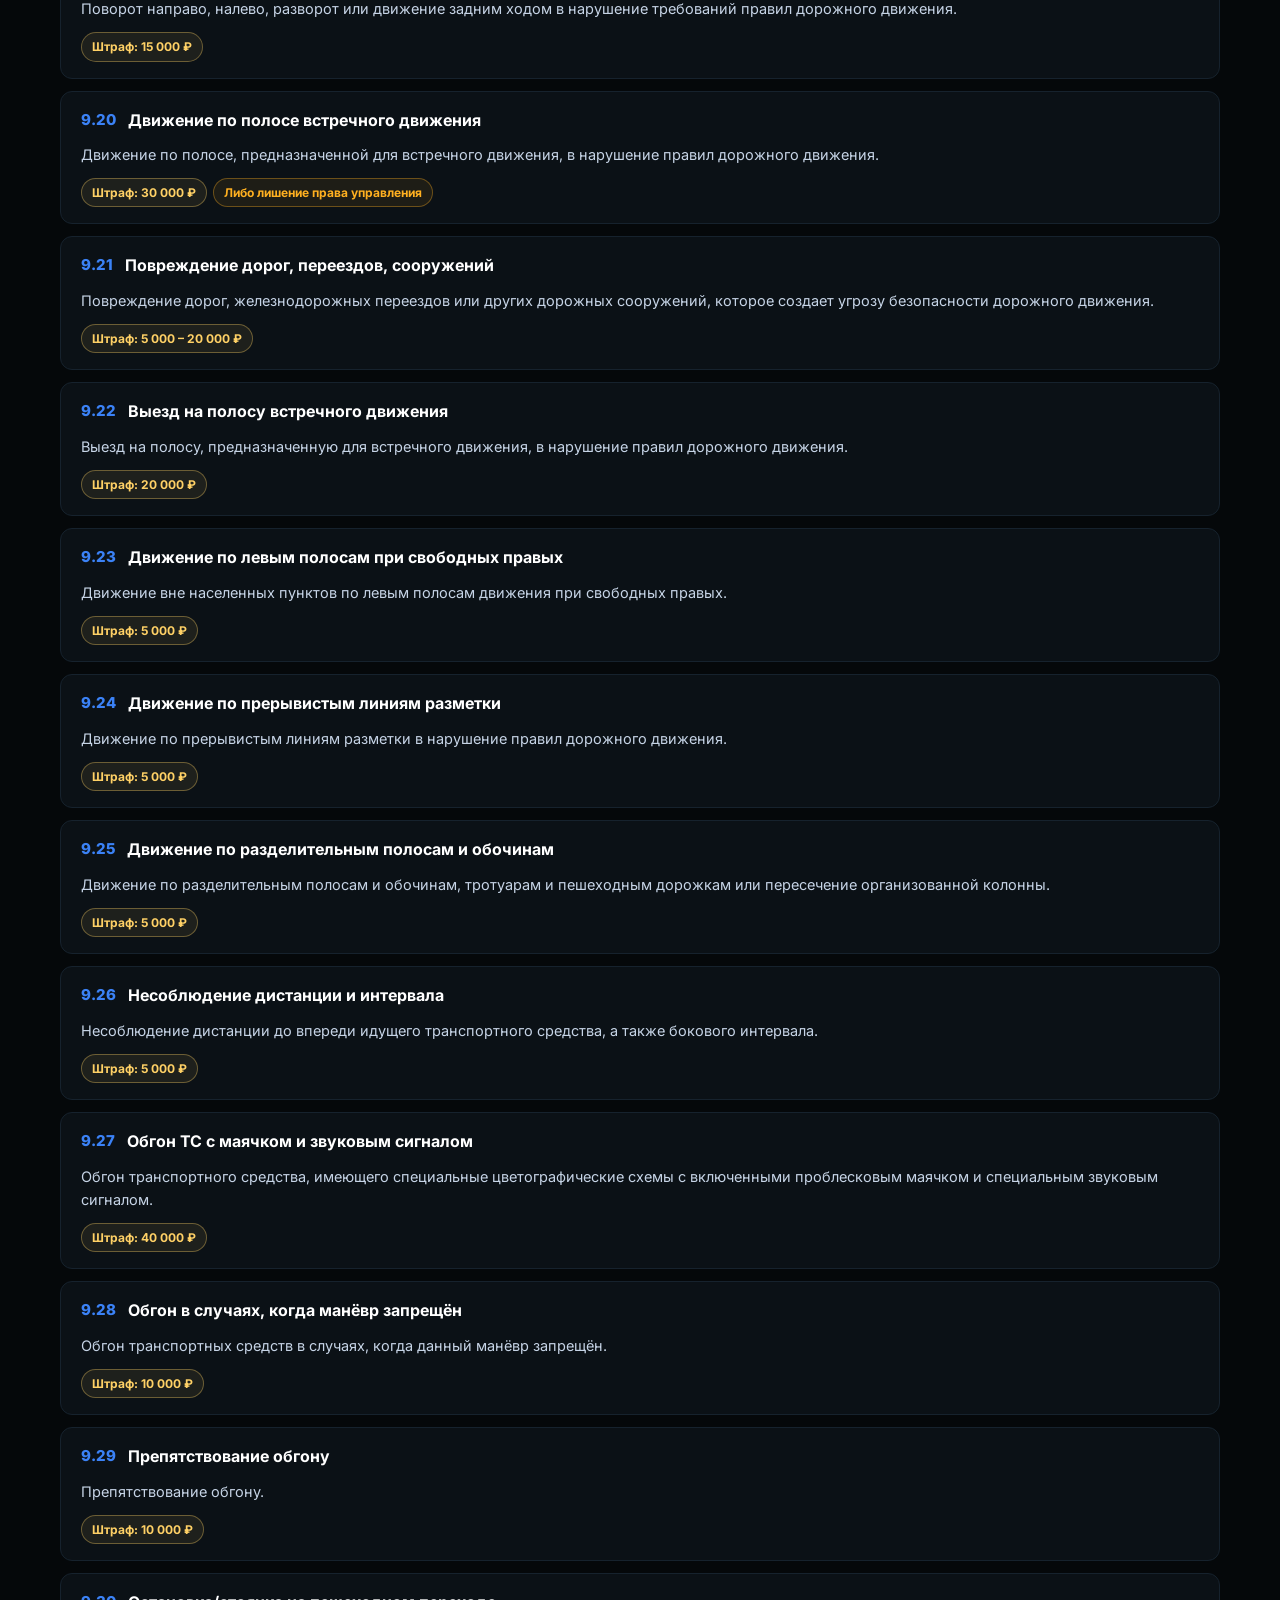
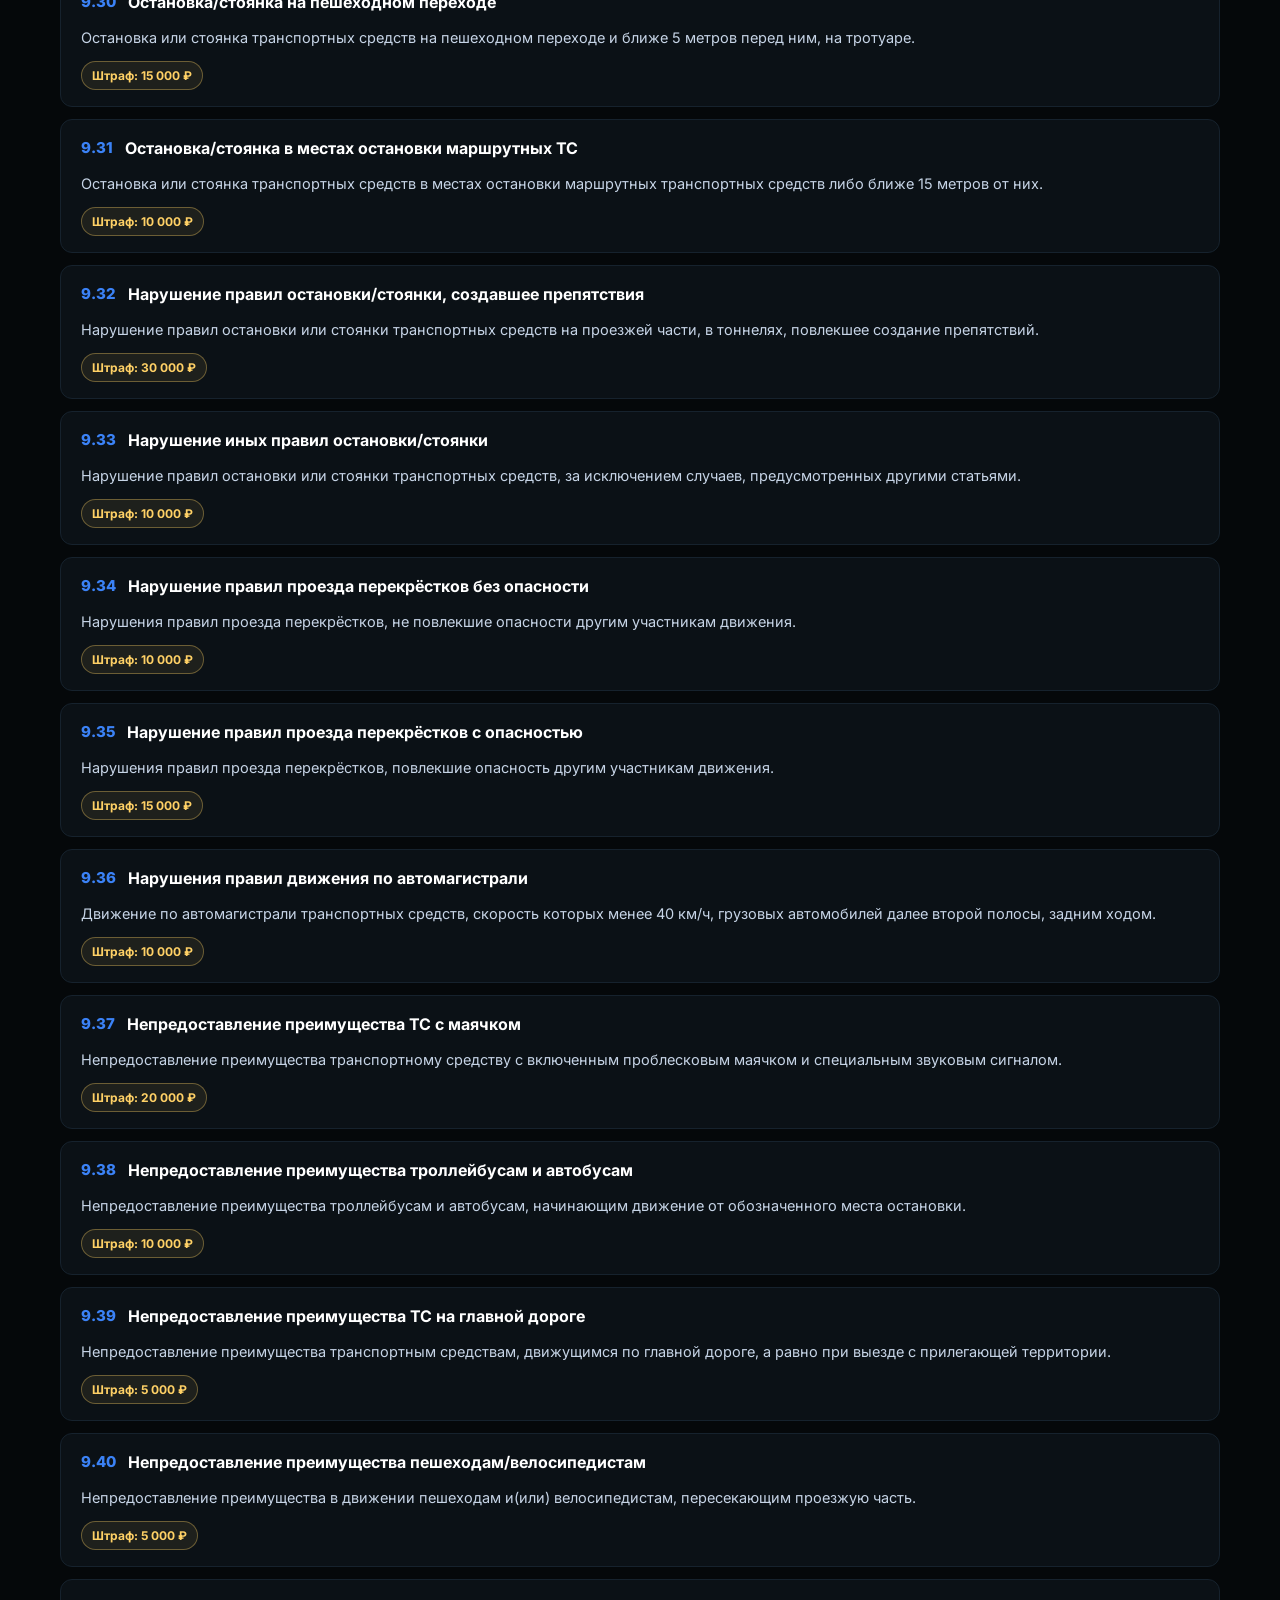
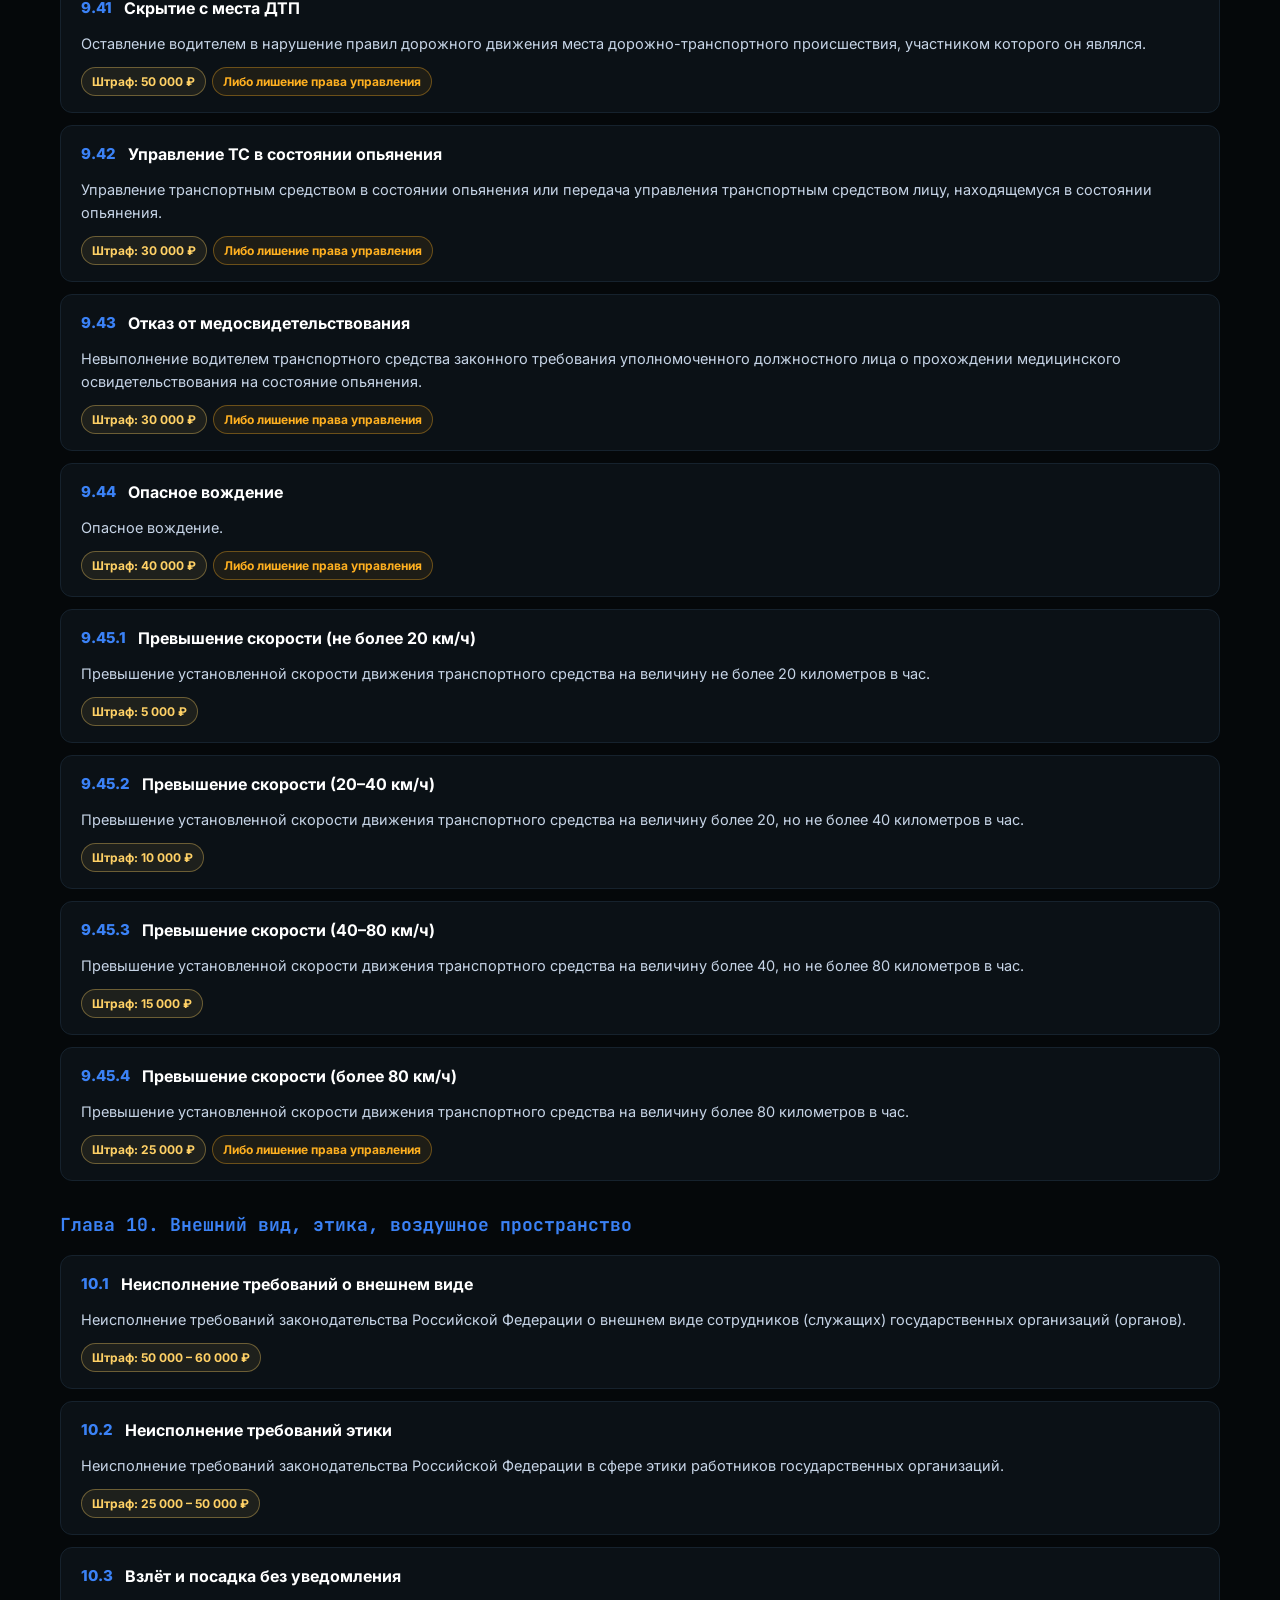
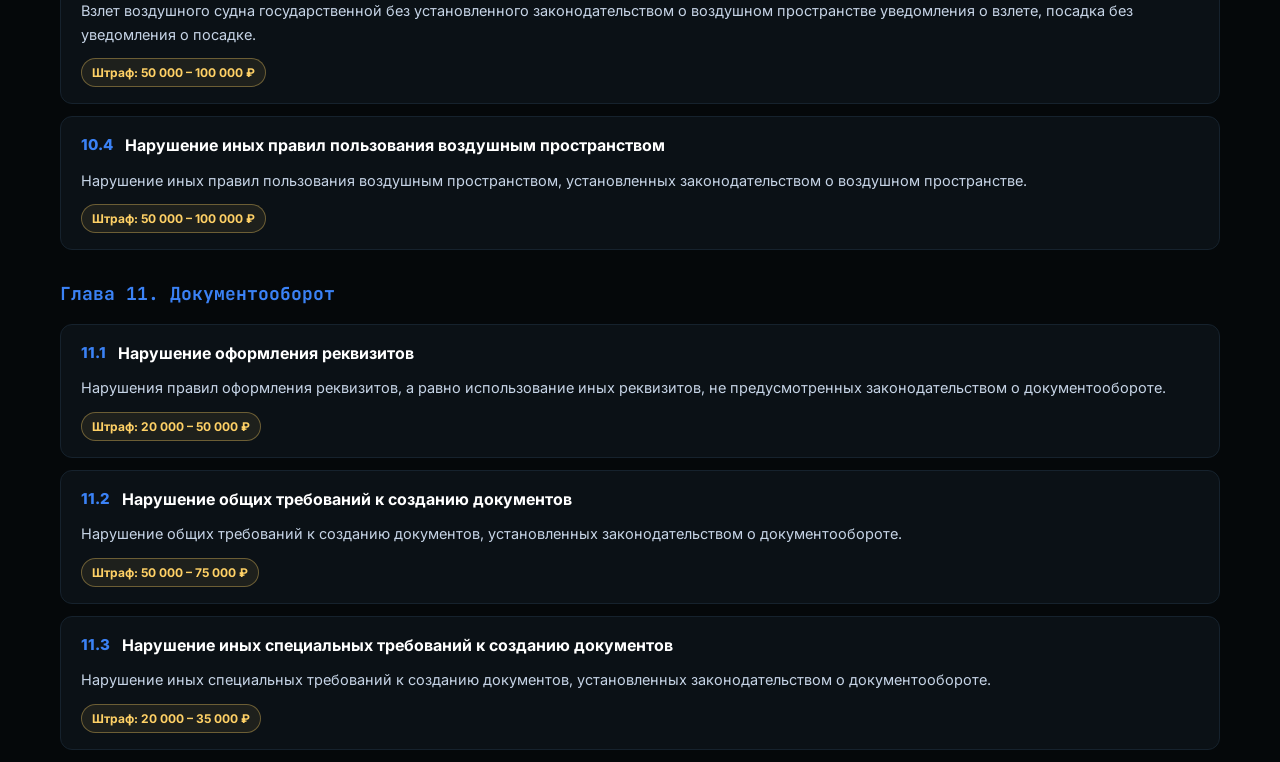
<file: koap.html>
<!DOCTYPE html>
<html lang="ru">
<head>
<meta charset="UTF-8">
<meta name="viewport" content="width=device-width, initial-scale=1.0">
<title>RMRP | КоАП РФ</title>
<link href="https://fonts.googleapis.com/css2?family=Inter:wght@400;600;800&family=JetBrains+Mono:wght@400;700&display=swap" rel="stylesheet">
<link rel="stylesheet" href="style.css">
</head>
<body>

<header>
  <a href="index.html" class="logo">⚖️ RMRP <span>ФСИН</span></a>
  <nav>
    <a href="index.html">Главная</a>
    <a href="federation-charter.html">Устав УФСИН</a>
    <a href="federation-rules.html">Регламенты и ШИЗО</a>
    <a href="uk.html">УК РФ</a>
    <a href="koap.html" class="active">КоАП РФ</a>
    <a href="process.html">Процессуальный</a>
    <a href="audit.html">Калькулятор</a>
    <a href="profile.html">Профиль</a>
  </nav>
</header>

<div class="container mt-20">
  <h1>📋 Кодекс об административных правонарушениях</h1>
  
  <div class="doc-tools">
    <input type="text" class="doc-search" placeholder="Поиск по статьям КоАП (напр: 8.1, хулиганство)...">
  </div>

  <!-- ГЛАВА 5 -->
  <h2 style="color:var(--accent); font-family:var(--mono); margin: 30px 0 15px; font-size: 18px;">Глава 5. Права граждан</h2>
  
  <div class="article-card" data-search="5.1 нарушение порядка рассмотрения обращений граждан штраф 20.000 50.000">
    <div class="art-head"><span class="art-num">5.1</span><span class="art-title">Нарушение порядка рассмотрения обращений граждан</span></div>
    <div class="art-body">Нарушение установленного законодательством порядка рассмотрения обращений граждан, объединений граждан, в том числе юридических лиц, должностными лицами государственных организаций.</div>
    <div class="badges"><span class="badge b-fine">Штраф: 20 000 – 50 000 ₽</span></div>
  </div>
  <div class="article-card" data-search="5.2 оскорбление унижение чести достоинства штраф 10.000 20.000">
    <div class="art-head"><span class="art-num">5.2</span><span class="art-title">Оскорбление</span></div>
    <div class="art-body">Оскорбление, унижение чести и достоинства другого лица, выраженное в неприличной или иной противоречащей общепринятым нормам морали и нравственности форме.</div>
    <div class="badges"><span class="badge b-fine">Штраф: 10 000 – 20 000 ₽</span></div>
  </div>
  <div class="article-card" data-search="5.3 дискриминация права свободы пол раса национальность штраф 5.000 15.000">
    <div class="art-head"><span class="art-num">5.3</span><span class="art-title">Дискриминация</span></div>
    <div class="art-body">Дискриминация, то есть нарушение прав, свобод и законных интересов человека и гражданина в зависимости от его пола, расы, цвета кожи, национальности, языка, происхождения.</div>
    <div class="badges"><span class="badge b-fine">Штраф: 5 000 – 15 000 ₽</span></div>
  </div>
  <div class="article-card" data-search="5.5 нарушение режима тайного голосования арест 14 суток СПРП ★★">
    <div class="art-head"><span class="art-num">5.5</span><span class="art-title">Нарушение режима тайного голосования</span></div>
    <div class="art-body">Нарушение режима тайного голосования, разглашение лица или ответа, за который был отдан голос на выборах, референдуме.</div>
    <div class="badges"><span class="badge b-term">Арест: 14 суток</span><span class="badge b-prp">СПРП ★★</span></div>
  </div>
  <div class="article-card" data-search="5.6 агитация в день голосования арест 14 суток СПРП ★★">
    <div class="art-head"><span class="art-num">5.6</span><span class="art-title">Агитация в день голосования</span></div>
    <div class="art-body">Агитация в день голосования на выборах, референдуме.</div>
    <div class="badges"><span class="badge b-term">Арест: 14 суток</span><span class="badge b-prp">СПРП ★★</span></div>
  </div>

  <!-- ГЛАВА 6 -->
  <h2 style="color:var(--accent); font-family:var(--mono); margin: 30px 0 15px; font-size: 18px;">Глава 6. Здоровье, медицинская помощь</h2>

  <div class="article-card" data-search="6.1 воспрепятствование оказанию медицинской помощи штраф 10.000 15.000">
    <div class="art-head"><span class="art-num">6.1</span><span class="art-title">Воспрепятствование оказанию медицинской помощи</span></div>
    <div class="art-body">Воспрепятствование в какой бы то ни было форме законной деятельности медицинского работника по оказанию медицинской помощи.</div>
    <div class="badges"><span class="badge b-fine">Штраф: 10 000 – 15 000 ₽</span></div>
  </div>
  <div class="article-card" data-search="6.2 нарушение территориального принципа обращения за медицинской помощью штраф 50.000 90.000">
    <div class="art-head"><span class="art-num">6.2</span><span class="art-title">Нарушение территориального принципа обращения за медпомощью</span></div>
    <div class="art-body">Неоднократное нарушение территориального принципа обращения за плановой формой медицинской помощи сотрудниками учреждений здравоохранения.</div>
    <div class="badges"><span class="badge b-fine">Штраф: 50 000 – 90 000 ₽</span></div>
  </div>
  <div class="article-card" data-search="6.3 неоказание медицинской помощи штраф 10.000 15.000">
    <div class="art-head"><span class="art-num">6.3</span><span class="art-title">Неоказание медицинской помощи</span></div>
    <div class="art-body">Неоказание медицинской помощи больному без уважительных причин лицом, обязанным её оказывать в соответствии с законом.</div>
    <div class="badges"><span class="badge b-fine">Штраф: 10 000 – 15 000 ₽</span></div>
  </div>
  <div class="article-card" data-search="6.4 отсутствие медицинской книжки штраф 15.000 25.000">
    <div class="art-head"><span class="art-num">6.4</span><span class="art-title">Отсутствие медицинской книжки</span></div>
    <div class="art-body">Отсутствие действующей медицинской книжки у сотрудника государственной организации, который обязан следить за своим здоровьем.</div>
    <div class="badges"><span class="badge b-fine">Штраф: 15 000 – 25 000 ₽</span></div>
  </div>
  <div class="article-card" data-search="6.5 непрохождение медицинской проверки штраф 50.000 90.000">
    <div class="art-head"><span class="art-num">6.5</span><span class="art-title">Непрохождение медицинской проверки организацией</span></div>
    <div class="art-body">Непрохождение государственной организацией медицинской проверки или отказ от прохождения медицинской проверки.</div>
    <div class="badges"><span class="badge b-fine">Штраф: 50 000 – 90 000 ₽</span></div>
  </div>
  <div class="article-card" data-search="6.6 уклонение от оплаты медицинских услуг штраф 20.000 арест 14 суток СПРП ★★">
    <div class="art-head"><span class="art-num">6.6</span><span class="art-title">Уклонение от оплаты медицинских услуг</span></div>
    <div class="art-body">Невыполнение пациентом или иным лицом обязательства по расчету за полученную медицинскую услугу.</div>
    <div class="badges"><span class="badge b-fine">Штраф: 20 000 ₽</span><span class="badge b-term">Арест: 14 суток</span><span class="badge b-prp">СПРП ★★</span></div>
  </div>

  <!-- ГЛАВА 7 -->
  <h2 style="color:var(--accent); font-family:var(--mono); margin: 30px 0 15px; font-size: 18px;">Глава 7. Собственность</h2>

  <div class="article-card" data-search="7.1 проникновение на частную территорию штраф 10.000 20.000">
    <div class="art-head"><span class="art-num">7.1</span><span class="art-title">Проникновение на частную территорию</span></div>
    <div class="art-body">Проникновение на территорию, в помещения частной собственности без разрешения собственника или уполномоченного лица.</div>
    <div class="badges"><span class="badge b-fine">Штраф: 10 000 – 20 000 ₽</span></div>
  </div>
  <div class="article-card" data-search="7.2 взлом арест 14 суток СПРП ★★">
    <div class="art-head"><span class="art-num">7.2</span><span class="art-title">Взлом</span></div>
    <div class="art-body">Взлом, ровно как и попытка взлома, с целью незаконного проникновения в жилище или иной объект частной собственности.</div>
    <div class="badges"><span class="badge b-term">Арест: 14 суток</span><span class="badge b-prp">СПРП ★★</span></div>
  </div>
  <div class="article-card" data-search="7.3 попытка угона транспортных средств штраф 10.000 20.000 арест 14 суток СПРП ★★">
    <div class="art-head"><span class="art-num">7.3</span><span class="art-title">Попытка угона транспортных средств</span></div>
    <div class="art-body">Попытка взлома транспортного средства, с целью хищения или без нее, без заведения двигателя.</div>
    <div class="badges"><span class="badge b-fine">Штраф: 10 000 – 20 000 ₽</span><span class="badge b-term">Арест: 14 суток</span><span class="badge b-prp">СПРП ★★</span></div>
  </div>
  <div class="article-card" data-search="7.4 браконьерство штраф 20.000 30.000">
    <div class="art-head"><span class="art-num">7.4</span><span class="art-title">Браконьерство</span></div>
    <div class="art-body">Осуществление деятельности по добыче (вылову) водных биоресурсов без соответствующей лицензии.</div>
    <div class="badges"><span class="badge b-fine">Штраф: 20 000 – 30 000 ₽</span></div>
  </div>
  <div class="article-card" data-search="7.5 нарушение правил рыболовство штраф 15.000 30.000">
    <div class="art-head"><span class="art-num">7.5</span><span class="art-title">Нарушение правил рыболовства</span></div>
    <div class="art-body">Превышение нормы вылова рыбы, водных биоресурсов или добычи охотничьих ресурсов, нарушение иных специальных правил.</div>
    <div class="badges"><span class="badge b-fine">Штраф: 15 000 – 30 000 ₽</span></div>
  </div>

  <!-- ГЛАВА 8 -->
  <h2 style="color:var(--accent); font-family:var(--mono); margin: 30px 0 15px; font-size: 18px;">Глава 8. Общественный порядок</h2>

  <div class="article-card" data-search="8.1 мелкое хулиганство нецензурная лексика приставание повреждение имущества штраф 10.000 30.000 арест 7 суток СПРП ★">
    <div class="art-head"><span class="art-num">8.1</span><span class="art-title">Мелкое хулиганство</span></div>
    <div class="art-body">Мелкое хулиганство, нарушение общественного порядка, выражающее явное неуважение к обществу, сопровождающееся нецензурной лексикой в общественных местах.</div>
    <div class="badges"><span class="badge b-fine">Штраф: 10 000 – 30 000 ₽</span><span class="badge b-term">Арест: 7 суток</span><span class="badge b-prp">СПРП ★</span></div>
  </div>
  <div class="article-card" data-search="8.2 побои насильственные действия физическая боль штраф 20.000 30.000 арест 7 суток СПРП ★">
    <div class="art-head"><span class="art-num">8.2</span><span class="art-title">Побои</span></div>
    <div class="art-body">Нанесение побоев или совершение иных насильственных действий, причинивших физическую боль, если эти действия не содержат уголовно наказуемого деяния.</div>
    <div class="badges"><span class="badge b-fine">Штраф: 20 000 – 30 000 ₽</span><span class="badge b-term">Арест: 7 суток</span><span class="badge b-prp">СПРП ★</span></div>
  </div>
  <div class="article-card" data-search="8.3 распитие алкогольной продукции общественные места опьянение штраф 10.000 25.000">
    <div class="art-head"><span class="art-num">8.3</span><span class="art-title">Распитие алкогольной продукции в общественных местах</span></div>
    <div class="art-body">Потребление (распитие) алкогольной продукции в общественных местах, а также появление в состоянии алкогольного или наркотического опьянения.</div>
    <div class="badges"><span class="badge b-fine">Штраф: 10 000 – 25 000 ₽</span></div>
  </div>
  <div class="article-card" data-search="8.4 попрошайничество бродяжничество штраф 5.000 15.000">
    <div class="art-head"><span class="art-num">8.4</span><span class="art-title">Занятие попрошайничеством</span></div>
    <div class="art-body">Занятие бродяжничеством или попрошайничеством на улицах, стадионах, в скверах, парках, в транспортном средстве общего пользования.</div>
    <div class="badges"><span class="badge b-fine">Штраф: 5 000 – 15 000 ₽</span></div>
  </div>
  <div class="article-card" data-search="8.5 заведомо ложный вызов полиция скорая штраф 10.000 20.000">
    <div class="art-head"><span class="art-num">8.5</span><span class="art-title">Заведомо ложный вызов</span></div>
    <div class="art-body">Заведомо ложный вызов полиции, скорой медицинской помощи или иных специализированных служб.</div>
    <div class="badges"><span class="badge b-fine">Штраф: 10 000 – 20 000 ₽</span></div>
  </div>
  <div class="article-card" data-search="8.6 несанкционированный митинг штраф 20.000 30.000 арест 14 суток СПРП ★★">
    <div class="art-head"><span class="art-num">8.6</span><span class="art-title">Несанкционированный митинг</span></div>
    <div class="art-body">Организация, участие и(или) призыв к несанкционированному несогласованному митингу, повлекший нарушение общественного порядка.</div>
    <div class="badges"><span class="badge b-fine">Штраф: 20 000 – 30 000 ₽</span><span class="badge b-term">Арест: 14 суток</span><span class="badge b-prp">СПРП ★★</span></div>
  </div>
  <div class="article-card" data-search="8.7 неповиновение законному распоряжению правоохранительные органы штраф 15.000 30.000 арест 14 суток СПРП ★★">
    <div class="art-head"><span class="art-num">8.7</span><span class="art-title">Неповиновение законному распоряжению</span></div>
    <div class="art-body">Неповиновение законному распоряжению или требованию сотрудника правоохранительных органов или военнослужащего.</div>
    <div class="badges"><span class="badge b-fine">Штраф: 15 000 – 30 000 ₽</span><span class="badge b-term">Арест: 14 суток</span><span class="badge b-prp">СПРП ★★</span></div>
  </div>
  <div class="article-card" data-search="8.8 клевета заведомо ложные сведения честь достоинство репутация штраф 10.000 20.000">
    <div class="art-head"><span class="art-num">8.8</span><span class="art-title">Клевета</span></div>
    <div class="art-body">Клевета, то есть распространение заведомо ложных сведений, порочащих честь и достоинство другого лица или подрывающих его репутацию.</div>
    <div class="badges"><span class="badge b-fine">Штраф: 10 000 – 20 000 ₽</span></div>
  </div>
  <div class="article-card" data-search="8.9 невыполнение требований прокурора следователя дознавателя штраф 10.000 20.000 десять окладов">
    <div class="art-head"><span class="art-num">8.9</span><span class="art-title">Невыполнение требований прокурора, следователя, дознавателя</span></div>
    <div class="art-body">Невыполнение законных требований прокурора, следователя, дознавателя или должностного лица, осуществляющего производство по делу.</div>
    <div class="badges"><span class="badge b-fine">Штраф: 10 000 – 20 000 ₽ / 10 окладов</span></div>
  </div>
  <div class="article-card" data-search="8.10 нарушение законодательства об исполнительном производстве штраф 10.000 20.000">
    <div class="art-head"><span class="art-num">8.10</span><span class="art-title">Нарушение законодательства об исполнительном производстве</span></div>
    <div class="art-body">Нарушение должником законодательства об исполнительном производстве, выразившееся в невыполнении законных требований судьи.</div>
    <div class="badges"><span class="badge b-fine">Штраф: 10 000 – 20 000 ₽ / 10 окладов</span></div>
  </div>
  <div class="article-card" data-search="8.11 нарушение правил поведения на охраняемых территориях штраф 10.000 20.000">
    <div class="art-head"><span class="art-num">8.11</span><span class="art-title">Нарушение правил на охраняемых территориях</span></div>
    <div class="art-body">Нарушение установленных и принятых в порядке, предусмотренном законодательством о закрытых и охраняемых территориях, правил поведения.</div>
    <div class="badges"><span class="badge b-fine">Штраф: 10 000 – 20 000 ₽</span></div>
  </div>
  <div class="article-card" data-search="8.12 ношение масок скрывающих лицо штраф 10.000 15.000">
    <div class="art-head"><span class="art-num">8.12</span><span class="art-title">Ношение масок, скрывающих лицо</span></div>
    <div class="art-body">Ношение масок в общественном месте, скрывающем лицо, кроме медицинских масок, купленных в специализированном магазине.</div>
    <div class="badges"><span class="badge b-fine">Штраф: 10 000 – 15 000 ₽</span></div>
  </div>
  <div class="article-card" data-search="8.13 открытое ношение холодного оружия штраф 15.000 20.000">
    <div class="art-head"><span class="art-num">8.13</span><span class="art-title">Открытое ношение холодного оружия</span></div>
    <div class="art-body">Нарушение требований законодательства об оружии, выражающееся в открытом ношении холодного оружия в общественных местах.</div>
    <div class="badges"><span class="badge b-fine">Штраф: 15 000 – 20 000 ₽</span></div>
  </div>
  <div class="article-card" data-search="8.14 курение табака кальян общественное место штраф 5.000 10.000">
    <div class="art-head"><span class="art-num">8.14</span><span class="art-title">Курение в общественном месте</span></div>
    <div class="art-body">Курение табака, потребление никотинсодержащей продукции или использование кальянов в общественных местах.</div>
    <div class="badges"><span class="badge b-fine">Штраф: 5 000 – 10 000 ₽</span></div>
  </div>
  <div class="article-card" data-search="8.15 чрезвычайное военное положение контртеррористическая операция комендантский час штраф 10.000 30.000 арест 7 суток СПРП ★">
    <div class="art-head"><span class="art-num">8.15</span><span class="art-title">Нарушение режима ЧП, ВП, КТО, комендантского часа</span></div>
    <div class="art-body">Нарушение требований режима чрезвычайного и военного положения, контртеррористической операции и комендантского часа.</div>
    <div class="badges"><span class="badge b-fine">Штраф: 10 000 – 30 000 ₽</span><span class="badge b-term">Арест: 7 суток</span><span class="badge b-prp">СПРП ★</span></div>
  </div>

  <!-- ГЛАВА 9 -->
  <h2 style="color:var(--accent); font-family:var(--mono); margin: 30px 0 15px; font-size: 18px;">Глава 9. Дорожное движение</h2>

  <div class="article-card" data-search="9.1.1 управление транспортным средством без документов штраф 30.000">
    <div class="art-head"><span class="art-num">9.1.1</span><span class="art-title">Управление ТС без документов при себе</span></div>
    <div class="art-body">Управление транспортным средством водителем, не имеющим при себе документов, предусмотренных правилами дорожного движения.</div>
    <div class="badges"><span class="badge b-fine">Штраф: 30 000 ₽</span></div>
  </div>
  <div class="article-card" data-search="9.1.2 отсутствие водительского удостоверения штраф 30.000">
    <div class="art-head"><span class="art-num">9.1.2</span><span class="art-title">Управление ТС без водительского удостоверения</span></div>
    <div class="art-body">Управление транспортным средством водителем в отсутствие действующего водительского удостоверения.</div>
    <div class="badges"><span class="badge b-fine">Штраф: 30 000 ₽</span></div>
  </div>
  <div class="article-card" data-search="9.2 непредоставление документов ГИБДД штраф 15.000 лишение права управления">
    <div class="art-head"><span class="art-num">9.2</span><span class="art-title">Непредоставление документов по требованию ГИБДД</span></div>
    <div class="art-body">Непредоставление по требованию сотрудника ГИБДД документов, предусмотренных правилами дорожного движения.</div>
    <div class="badges"><span class="badge b-fine">Штраф: 15 000 ₽</span><span class="badge b-warn">Либо лишение права управления</span></div>
  </div>
  <div class="article-card" data-search="9.3 незарегистрированное транспортное средство без номеров штраф 30.000 лишение">
    <div class="art-head"><span class="art-num">9.3</span><span class="art-title">Управление ТС, не зарегистрированным в установленном порядке</span></div>
    <div class="art-body">Управление транспортным средством, не зарегистрированным в установленном порядке, а также без государственных регистрационных знаков.</div>
    <div class="badges"><span class="badge b-fine">Штраф: 30 000 ₽</span><span class="badge b-warn">Либо лишение права управления</span></div>
  </div>
  <div class="article-card" data-search="9.4 тонировка более 75% штраф 15.000">
    <div class="art-head"><span class="art-num">9.4</span><span class="art-title">Тонировка</span></div>
    <div class="art-body">Управление транспортным средством, на котором установлена тонировка более 75% на боковых передних и лобовом стеклах.</div>
    <div class="badges"><span class="badge b-fine">Штраф: 15 000 ₽</span></div>
  </div>
  <div class="article-card" data-search="9.5 техническая неисправность штраф 30.000">
    <div class="art-head"><span class="art-num">9.5</span><span class="art-title">Управление ТС при наличии технической неисправности</span></div>
    <div class="art-body">Управление транспортным средством при наличии технической неисправности или при внесении не предусмотренных конструкцией изменений.</div>
    <div class="badges"><span class="badge b-fine">Штраф: 30 000 ₽</span></div>
  </div>
  <div class="article-card" data-search="9.6 нарушение ПДД пешеходами велосипедистами штраф 35.000">
    <div class="art-head"><span class="art-num">9.6</span><span class="art-title">Нарушение ПДД пешеходами и велосипедистами</span></div>
    <div class="art-body">Нарушение правил дорожного движения пешеходами и велосипедистами.</div>
    <div class="badges"><span class="badge b-fine">Штраф: 35 000 ₽</span></div>
  </div>
  <div class="article-card" data-search="9.7 посадка высадка пассажиров со стороны проезжей части штраф 10.000">
    <div class="art-head"><span class="art-num">9.7</span><span class="art-title">Посадка/высадка пассажиров со стороны проезжей части</span></div>
    <div class="art-body">Посадка или высадка пассажиров со стороны проезжей части в нарушение правил дорожного движения.</div>
    <div class="badges"><span class="badge b-fine">Штраф: 10 000 ₽</span></div>
  </div>
  <div class="article-card" data-search="9.8 игнорирование требования об остановке штраф 30.000 арест 14 суток СПРП ★★">
    <div class="art-head"><span class="art-num">9.8</span><span class="art-title">Игнорирование требования об остановке</span></div>
    <div class="art-body">Игнорирование водителем требования об остановке.</div>
    <div class="badges"><span class="badge b-fine">Штраф: 30 000 ₽</span><span class="badge b-term">Арест: 14 суток</span><span class="badge b-prp">СПРП ★★</span></div>
  </div>
  <div class="article-card" data-search="9.9 несоблюдение требований дорожных знаков разметки штраф 25.000">
    <div class="art-head"><span class="art-num">9.9</span><span class="art-title">Несоблюдение требований знаков или разметки</span></div>
    <div class="art-body">Несоблюдение требований, предписанных дорожными знаками или разметкой проезжей части дороги.</div>
    <div class="badges"><span class="badge b-fine">Штраф: 25 000 ₽</span></div>
  </div>
  <div class="article-card" data-search="9.10 использование приоритета маячки звуковой сигнал штраф 50.000">
    <div class="art-head"><span class="art-num">9.10</span><span class="art-title">Использование приоритета с маячками без безопасности</span></div>
    <div class="art-body">Использование приоритета в движении при следовании с включенными маячками и звуковым сигналом, не убедившись в безопасности манёвра.</div>
    <div class="badges"><span class="badge b-fine">Штраф: 50 000 ₽</span></div>
  </div>
  <div class="article-card" data-search="9.11 нарушение правил использования аварийных сигналов штраф 10.000">
    <div class="art-head"><span class="art-num">9.11</span><span class="art-title">Нарушение правил использования аварийных сигналов</span></div>
    <div class="art-body">Нарушение правил использования аварийных сигналов.</div>
    <div class="badges"><span class="badge b-fine">Штраф: 10 000 ₽</span></div>
  </div>
  <div class="article-card" data-search="9.12 управление ТС с выключенными фарами штраф 10.000">
    <div class="art-head"><span class="art-num">9.12</span><span class="art-title">Управление ТС с выключенными фарами</span></div>
    <div class="art-body">Управление транспортным средством с выключенными фарами.</div>
    <div class="badges"><span class="badge b-fine">Штраф: 10 000 ₽</span></div>
  </div>
  <div class="article-card" data-search="9.13 звуковой сигнал нарушение штраф 5.000">
    <div class="art-head"><span class="art-num">9.13</span><span class="art-title">Использование звукового сигнала в нарушение ПДД</span></div>
    <div class="art-body">Использование звукового сигнала в нарушение правил дорожного движения.</div>
    <div class="badges"><span class="badge b-fine">Штраф: 5 000 ₽</span></div>
  </div>
  <div class="article-card" data-search="9.14 проезд на красный сигнал светофора штраф 25.000">
    <div class="art-head"><span class="art-num">9.14</span><span class="art-title">Проезд на красный сигнал светофора</span></div>
    <div class="art-body">Проезд на красный сигнал светофора, а равно проезд на запрещающий жест регулировщика.</div>
    <div class="badges"><span class="badge b-fine">Штраф: 25 000 ₽</span></div>
  </div>
  <div class="article-card" data-search="9.15 стоп-линия штраф 35.000">
    <div class="art-head"><span class="art-num">9.15</span><span class="art-title">Невыполнение требования об остановке перед стоп-линией</span></div>
    <div class="art-body">Невыполнение требования Правил дорожного движения об остановке перед стоп-линией при запрещающем сигнале светофора.</div>
    <div class="badges"><span class="badge b-fine">Штраф: 35 000 ₽</span></div>
  </div>
  <div class="article-card" data-search="9.16 поворотники световые указатели штраф 10.000">
    <div class="art-head"><span class="art-num">9.16</span><span class="art-title">Неиспользование поворотников</span></div>
    <div class="art-body">Начало движения, перестроение, поворот (разворот) и остановка без использования сигнала световыми указателями поворота.</div>
    <div class="badges"><span class="badge b-fine">Штраф: 10 000 ₽</span></div>
  </div>
  <div class="article-card" data-search="9.17 непредоставление преимущества при перестроении штраф 30.000">
    <div class="art-head"><span class="art-num">9.17</span><span class="art-title">Непредоставление преимущества при перестроении</span></div>
    <div class="art-body">Непредоставление при перестроении преимущества транспортному средству, движущемуся попутно без изменения направления движения.</div>
    <div class="badges"><span class="badge b-fine">Штраф: 30 000 ₽</span></div>
  </div>
  <div class="article-card" data-search="9.18 поворот из полосы не предназначенной штраф 15.000">
    <div class="art-head"><span class="art-num">9.18</span><span class="art-title">Поворот из непредназначенной полосы</span></div>
    <div class="art-body">Поворот направо, налево или разворот из полосы движения, не предназначенной для данного манёвра.</div>
    <div class="badges"><span class="badge b-fine">Штраф: 15 000 ₽</span></div>
  </div>
  <div class="article-card" data-search="9.19 поворот в нарушение ПДД штраф 15.000">
    <div class="art-head"><span class="art-num">9.19</span><span class="art-title">Поворот в нарушение ПДД</span></div>
    <div class="art-body">Поворот направо, налево, разворот или движение задним ходом в нарушение требований правил дорожного движения.</div>
    <div class="badges"><span class="badge b-fine">Штраф: 15 000 ₽</span></div>
  </div>
  <div class="article-card" data-search="9.20 движение по полосе встречного движения штраф 30.000 лишение">
    <div class="art-head"><span class="art-num">9.20</span><span class="art-title">Движение по полосе встречного движения</span></div>
    <div class="art-body">Движение по полосе, предназначенной для встречного движения, в нарушение правил дорожного движения.</div>
    <div class="badges"><span class="badge b-fine">Штраф: 30 000 ₽</span><span class="badge b-warn">Либо лишение права управления</span></div>
  </div>
  <div class="article-card" data-search="9.21 повреждение дорог штраф 5.000 20.000">
    <div class="art-head"><span class="art-num">9.21</span><span class="art-title">Повреждение дорог, переездов, сооружений</span></div>
    <div class="art-body">Повреждение дорог, железнодорожных переездов или других дорожных сооружений, которое создает угрозу безопасности дорожного движения.</div>
    <div class="badges"><span class="badge b-fine">Штраф: 5 000 – 20 000 ₽</span></div>
  </div>
  <div class="article-card" data-search="9.22 выезд на полосу встречного движения штраф 20.000">
    <div class="art-head"><span class="art-num">9.22</span><span class="art-title">Выезд на полосу встречного движения</span></div>
    <div class="art-body">Выезд на полосу, предназначенную для встречного движения, в нарушение правил дорожного движения.</div>
    <div class="badges"><span class="badge b-fine">Штраф: 20 000 ₽</span></div>
  </div>
  <div class="article-card" data-search="9.23 движение по левым полосам при свободных правых штраф 5.000">
    <div class="art-head"><span class="art-num">9.23</span><span class="art-title">Движение по левым полосам при свободных правых</span></div>
    <div class="art-body">Движение вне населенных пунктов по левым полосам движения при свободных правых.</div>
    <div class="badges"><span class="badge b-fine">Штраф: 5 000 ₽</span></div>
  </div>
  <div class="article-card" data-search="9.24 движение по прерывистым линиям разметки штраф 5.000">
    <div class="art-head"><span class="art-num">9.24</span><span class="art-title">Движение по прерывистым линиям разметки</span></div>
    <div class="art-body">Движение по прерывистым линиям разметки в нарушение правил дорожного движения.</div>
    <div class="badges"><span class="badge b-fine">Штраф: 5 000 ₽</span></div>
  </div>
  <div class="article-card" data-search="9.25 движение по разделительным полосам обочинам тротуарам штраф 5.000">
    <div class="art-head"><span class="art-num">9.25</span><span class="art-title">Движение по разделительным полосам и обочинам</span></div>
    <div class="art-body">Движение по разделительным полосам и обочинам, тротуарам и пешеходным дорожкам или пересечение организованной колонны.</div>
    <div class="badges"><span class="badge b-fine">Штраф: 5 000 ₽</span></div>
  </div>
  <div class="article-card" data-search="9.26 несоблюдение дистанции интервала штраф 5.000">
    <div class="art-head"><span class="art-num">9.26</span><span class="art-title">Несоблюдение дистанции и интервала</span></div>
    <div class="art-body">Несоблюдение дистанции до впереди идущего транспортного средства, а также бокового интервала.</div>
    <div class="badges"><span class="badge b-fine">Штраф: 5 000 ₽</span></div>
  </div>
  <div class="article-card" data-search="9.27 обгон ТС с маячком штраф 40.000">
    <div class="art-head"><span class="art-num">9.27</span><span class="art-title">Обгон ТС с маячком и звуковым сигналом</span></div>
    <div class="art-body">Обгон транспортного средства, имеющего специальные цветографические схемы с включенными проблесковым маячком и специальным звуковым сигналом.</div>
    <div class="badges"><span class="badge b-fine">Штраф: 40 000 ₽</span></div>
  </div>
  <div class="article-card" data-search="9.28 обгон когда запрещён штраф 10.000">
    <div class="art-head"><span class="art-num">9.28</span><span class="art-title">Обгон в случаях, когда манёвр запрещён</span></div>
    <div class="art-body">Обгон транспортных средств в случаях, когда данный манёвр запрещён.</div>
    <div class="badges"><span class="badge b-fine">Штраф: 10 000 ₽</span></div>
  </div>
  <div class="article-card" data-search="9.29 препятствование обгону штраф 10.000">
    <div class="art-head"><span class="art-num">9.29</span><span class="art-title">Препятствование обгону</span></div>
    <div class="art-body">Препятствование обгону.</div>
    <div class="badges"><span class="badge b-fine">Штраф: 10 000 ₽</span></div>
  </div>
  <div class="article-card" data-search="9.30 остановка стоянка на пешеходном переходе штраф 15.000">
    <div class="art-head"><span class="art-num">9.30</span><span class="art-title">Остановка/стоянка на пешеходном переходе</span></div>
    <div class="art-body">Остановка или стоянка транспортных средств на пешеходном переходе и ближе 5 метров перед ним, на тротуаре.</div>
    <div class="badges"><span class="badge b-fine">Штраф: 15 000 ₽</span></div>
  </div>
  <div class="article-card" data-search="9.31 остановка стоянка маршрутных ТС штраф 10.000">
    <div class="art-head"><span class="art-num">9.31</span><span class="art-title">Остановка/стоянка в местах остановки маршрутных ТС</span></div>
    <div class="art-body">Остановка или стоянка транспортных средств в местах остановки маршрутных транспортных средств либо ближе 15 метров от них.</div>
    <div class="badges"><span class="badge b-fine">Штраф: 10 000 ₽</span></div>
  </div>
  <div class="article-card" data-search="9.32 нарушение правил остановки стоянки на проезжей части создание препятствий штраф 30.000">
    <div class="art-head"><span class="art-num">9.32</span><span class="art-title">Нарушение правил остановки/стоянки, создавшее препятствия</span></div>
    <div class="art-body">Нарушение правил остановки или стоянки транспортных средств на проезжей части, в тоннелях, повлекшее создание препятствий.</div>
    <div class="badges"><span class="badge b-fine">Штраф: 30 000 ₽</span></div>
  </div>
  <div class="article-card" data-search="9.33 нарушение иных правил остановки стоянки штраф 10.000">
    <div class="art-head"><span class="art-num">9.33</span><span class="art-title">Нарушение иных правил остановки/стоянки</span></div>
    <div class="art-body">Нарушение правил остановки или стоянки транспортных средств, за исключением случаев, предусмотренных другими статьями.</div>
    <div class="badges"><span class="badge b-fine">Штраф: 10 000 ₽</span></div>
  </div>
  <div class="article-card" data-search="9.34 нарушение правил проезда перекрёстков без опасности штраф 10.000">
    <div class="art-head"><span class="art-num">9.34</span><span class="art-title">Нарушение правил проезда перекрёстков без опасности</span></div>
    <div class="art-body">Нарушения правил проезда перекрёстков, не повлекшие опасности другим участникам движения.</div>
    <div class="badges"><span class="badge b-fine">Штраф: 10 000 ₽</span></div>
  </div>
  <div class="article-card" data-search="9.35 нарушение правил проезда перекрёстков с опасностью штраф 15.000">
    <div class="art-head"><span class="art-num">9.35</span><span class="art-title">Нарушение правил проезда перекрёстков с опасностью</span></div>
    <div class="art-body">Нарушения правил проезда перекрёстков, повлекшие опасность другим участникам движения.</div>
    <div class="badges"><span class="badge b-fine">Штраф: 15 000 ₽</span></div>
  </div>
  <div class="article-card" data-search="9.36 нарушение правил движения по автомагистрали штраф 10.000">
    <div class="art-head"><span class="art-num">9.36</span><span class="art-title">Нарушения правил движения по автомагистрали</span></div>
    <div class="art-body">Движение по автомагистрали транспортных средств, скорость которых менее 40 км/ч, грузовых автомобилей далее второй полосы, задним ходом.</div>
    <div class="badges"><span class="badge b-fine">Штраф: 10 000 ₽</span></div>
  </div>
  <div class="article-card" data-search="9.37 непредоставление преимущества ТС с маячком штраф 20.000">
    <div class="art-head"><span class="art-num">9.37</span><span class="art-title">Непредоставление преимущества ТС с маячком</span></div>
    <div class="art-body">Непредоставление преимущества транспортному средству с включенным проблесковым маячком и специальным звуковым сигналом.</div>
    <div class="badges"><span class="badge b-fine">Штраф: 20 000 ₽</span></div>
  </div>
  <div class="article-card" data-search="9.38 непредоставление преимущества троллейбусам автобусам штраф 10.000">
    <div class="art-head"><span class="art-num">9.38</span><span class="art-title">Непредоставление преимущества троллейбусам и автобусам</span></div>
    <div class="art-body">Непредоставление преимущества троллейбусам и автобусам, начинающим движение от обозначенного места остановки.</div>
    <div class="badges"><span class="badge b-fine">Штраф: 10 000 ₽</span></div>
  </div>
  <div class="article-card" data-search="9.39 непредоставление преимущества ТС на главной дороге штраф 5.000">
    <div class="art-head"><span class="art-num">9.39</span><span class="art-title">Непредоставление преимущества ТС на главной дороге</span></div>
    <div class="art-body">Непредоставление преимущества транспортным средствам, движущимся по главной дороге, а равно при выезде с прилегающей территории.</div>
    <div class="badges"><span class="badge b-fine">Штраф: 5 000 ₽</span></div>
  </div>
  <div class="article-card" data-search="9.40 непредоставление преимущества пешеходам велосипедистам штраф 5.000">
    <div class="art-head"><span class="art-num">9.40</span><span class="art-title">Непредоставление преимущества пешеходам/велосипедистам</span></div>
    <div class="art-body">Непредоставление преимущества в движении пешеходам и(или) велосипедистам, пересекающим проезжую часть.</div>
    <div class="badges"><span class="badge b-fine">Штраф: 5 000 ₽</span></div>
  </div>
  <div class="article-card" data-search="9.41 скрытие с места ДТП штраф 50.000 лишение">
    <div class="art-head"><span class="art-num">9.41</span><span class="art-title">Скрытие с места ДТП</span></div>
    <div class="art-body">Оставление водителем в нарушение правил дорожного движения места дорожно-транспортного происшествия, участником которого он являлся.</div>
    <div class="badges"><span class="badge b-fine">Штраф: 50 000 ₽</span><span class="badge b-warn">Либо лишение права управления</span></div>
  </div>
  <div class="article-card" data-search="9.42 управление ТС в состоянии опьянения штраф 30.000 лишение">
    <div class="art-head"><span class="art-num">9.42</span><span class="art-title">Управление ТС в состоянии опьянения</span></div>
    <div class="art-body">Управление транспортным средством в состоянии опьянения или передача управления транспортным средством лицу, находящемуся в состоянии опьянения.</div>
    <div class="badges"><span class="badge b-fine">Штраф: 30 000 ₽</span><span class="badge b-warn">Либо лишение права управления</span></div>
  </div>
  <div class="article-card" data-search="9.43 невыполнение требования о медосвидетельствовании штраф 30.000 лишение">
    <div class="art-head"><span class="art-num">9.43</span><span class="art-title">Отказ от медосвидетельствования</span></div>
    <div class="art-body">Невыполнение водителем транспортного средства законного требования уполномоченного должностного лица о прохождении медицинского освидетельствования на состояние опьянения.</div>
    <div class="badges"><span class="badge b-fine">Штраф: 30 000 ₽</span><span class="badge b-warn">Либо лишение права управления</span></div>
  </div>
  <div class="article-card" data-search="9.44 опасное вождение штраф 40.000 лишение">
    <div class="art-head"><span class="art-num">9.44</span><span class="art-title">Опасное вождение</span></div>
    <div class="art-body">Опасное вождение.</div>
    <div class="badges"><span class="badge b-fine">Штраф: 40 000 ₽</span><span class="badge b-warn">Либо лишение права управления</span></div>
  </div>
  <div class="article-card" data-search="9.45.1 превышение скорости не более 20 км/ч штраф 5.000">
    <div class="art-head"><span class="art-num">9.45.1</span><span class="art-title">Превышение скорости (не более 20 км/ч)</span></div>
    <div class="art-body">Превышение установленной скорости движения транспортного средства на величину не более 20 километров в час.</div>
    <div class="badges"><span class="badge b-fine">Штраф: 5 000 ₽</span></div>
  </div>
  <div class="article-card" data-search="9.45.2 превышение скорости более 20 но не более 40 км/ч штраф 10.000">
    <div class="art-head"><span class="art-num">9.45.2</span><span class="art-title">Превышение скорости (20–40 км/ч)</span></div>
    <div class="art-body">Превышение установленной скорости движения транспортного средства на величину более 20, но не более 40 километров в час.</div>
    <div class="badges"><span class="badge b-fine">Штраф: 10 000 ₽</span></div>
  </div>
  <div class="article-card" data-search="9.45.3 превышение скорости более 40 но не более 80 км/ч штраф 15.000">
    <div class="art-head"><span class="art-num">9.45.3</span><span class="art-title">Превышение скорости (40–80 км/ч)</span></div>
    <div class="art-body">Превышение установленной скорости движения транспортного средства на величину более 40, но не более 80 километров в час.</div>
    <div class="badges"><span class="badge b-fine">Штраф: 15 000 ₽</span></div>
  </div>
  <div class="article-card" data-search="9.45.4 превышение скорости более 80 км/ч штраф 25.000 лишение">
    <div class="art-head"><span class="art-num">9.45.4</span><span class="art-title">Превышение скорости (более 80 км/ч)</span></div>
    <div class="art-body">Превышение установленной скорости движения транспортного средства на величину более 80 километров в час.</div>
    <div class="badges"><span class="badge b-fine">Штраф: 25 000 ₽</span><span class="badge b-warn">Либо лишение права управления</span></div>
  </div>

  <!-- ГЛАВА 10 -->
  <h2 style="color:var(--accent); font-family:var(--mono); margin: 30px 0 15px; font-size: 18px;">Глава 10. Внешний вид, этика, воздушное пространство</h2>

  <div class="article-card" data-search="10.1 неисполнение требований о внешнем виде госслужащих штраф 50.000 60.000">
    <div class="art-head"><span class="art-num">10.1</span><span class="art-title">Неисполнение требований о внешнем виде</span></div>
    <div class="art-body">Неисполнение требований законодательства Российской Федерации о внешнем виде сотрудников (служащих) государственных организаций (органов).</div>
    <div class="badges"><span class="badge b-fine">Штраф: 50 000 – 60 000 ₽</span></div>
  </div>
  <div class="article-card" data-search="10.2 неисполнение требований этики госслужащих штраф 25.000 50.000">
    <div class="art-head"><span class="art-num">10.2</span><span class="art-title">Неисполнение требований этики</span></div>
    <div class="art-body">Неисполнение требований законодательства Российской Федерации в сфере этики работников государственных организаций.</div>
    <div class="badges"><span class="badge b-fine">Штраф: 25 000 – 50 000 ₽</span></div>
  </div>
  <div class="article-card" data-search="10.3 взлет посадка без уведомления воздушное судно штраф 50.000 100.000">
    <div class="art-head"><span class="art-num">10.3</span><span class="art-title">Взлёт и посадка без уведомления</span></div>
    <div class="art-body">Взлет воздушного судна государственной без установленного законодательством о воздушном пространстве уведомления о взлете, посадка без уведомления о посадке.</div>
    <div class="badges"><span class="badge b-fine">Штраф: 50 000 – 100 000 ₽</span></div>
  </div>
  <div class="article-card" data-search="10.4 нарушение иных правил пользования воздушным пространством штраф 50.000 100.000">
    <div class="art-head"><span class="art-num">10.4</span><span class="art-title">Нарушение иных правил пользования воздушным пространством</span></div>
    <div class="art-body">Нарушение иных правил пользования воздушным пространством, установленных законодательством о воздушном пространстве.</div>
    <div class="badges"><span class="badge b-fine">Штраф: 50 000 – 100 000 ₽</span></div>
  </div>

  <!-- ГЛАВА 11 -->
  <h2 style="color:var(--accent); font-family:var(--mono); margin: 30px 0 15px; font-size: 18px;">Глава 11. Документооборот</h2>

  <div class="article-card" data-search="11.1 нарушение оформления реквизитов штраф 20.000 50.000">
    <div class="art-head"><span class="art-num">11.1</span><span class="art-title">Нарушение оформления реквизитов</span></div>
    <div class="art-body">Нарушения правил оформления реквизитов, а равно использование иных реквизитов, не предусмотренных законодательством о документообороте.</div>
    <div class="badges"><span class="badge b-fine">Штраф: 20 000 – 50 000 ₽</span></div>
  </div>
  <div class="article-card" data-search="11.2 нарушение общих требований к созданию документов штраф 50.000 75.000">
    <div class="art-head"><span class="art-num">11.2</span><span class="art-title">Нарушение общих требований к созданию документов</span></div>
    <div class="art-body">Нарушение общих требований к созданию документов, установленных законодательством о документообороте.</div>
    <div class="badges"><span class="badge b-fine">Штраф: 50 000 – 75 000 ₽</span></div>
  </div>
  <div class="article-card" data-search="11.3 нарушение иных специальных требований к созданию документов штраф 20.000 35.000">
    <div class="art-head"><span class="art-num">11.3</span><span class="art-title">Нарушение иных специальных требований к созданию документов</span></div>
    <div class="art-body">Нарушение иных специальных требований к созданию документов, установленных законодательством о документообороте.</div>
    <div class="badges"><span class="badge b-fine">Штраф: 20 000 – 35 000 ₽</span></div>
  </div>
</div>

<script src="script.js"></script>
</body>
</html>
</file>
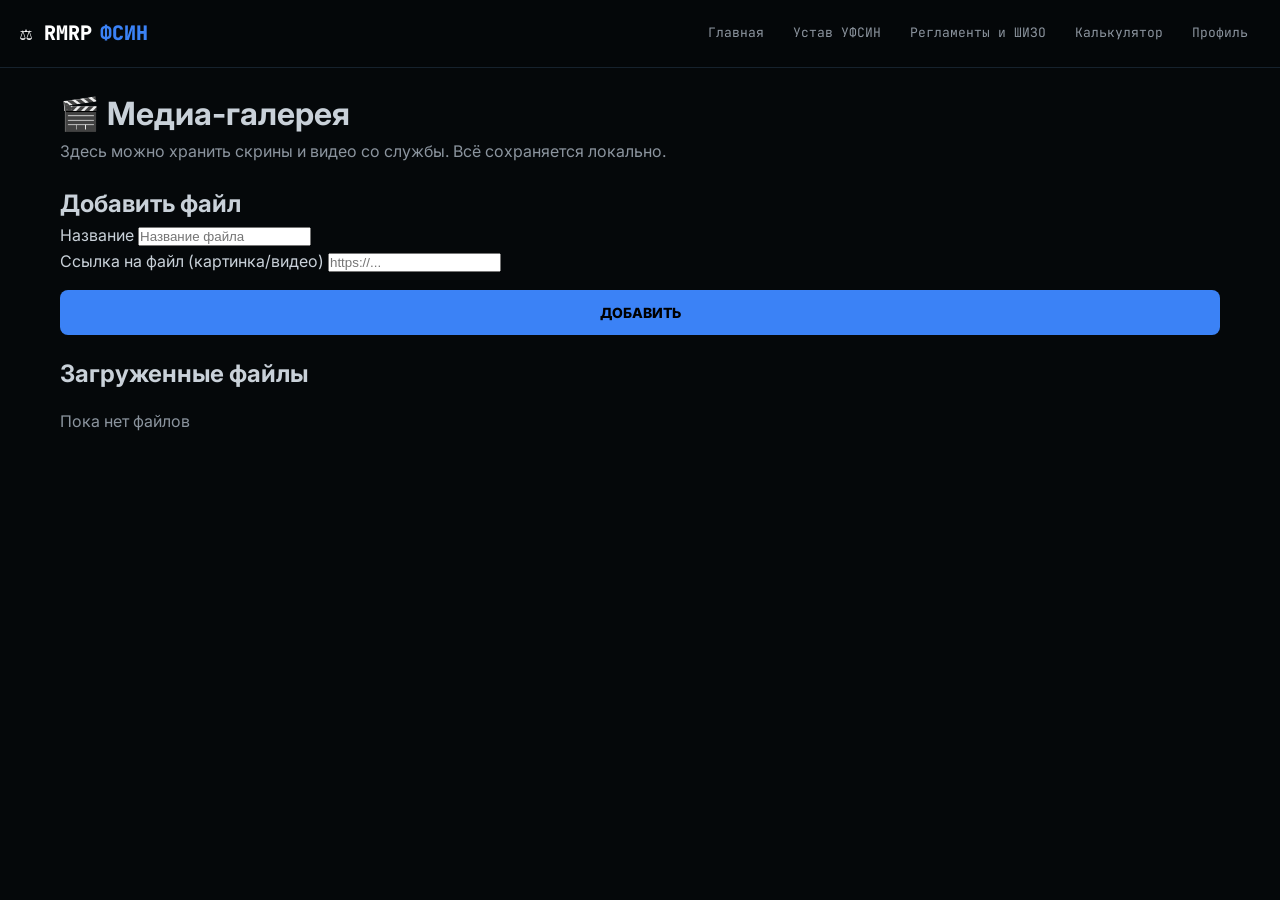
<file: media.html>
<!DOCTYPE html>
<html lang="ru">
<head>
<meta charset="UTF-8">
<title>RMRP | Медиа-галерея</title>
<link href="https://fonts.googleapis.com/css2?family=Inter:wght@400;600;800&family=JetBrains+Mono:wght@400;700&display=swap" rel="stylesheet">
<link rel="stylesheet" href="style.css">
</head>
<body>

<header>
  <a href="index.html" class="logo">⚖️ RMRP <span>ФСИН</span></a>
  <nav>
    <a href="index.html">Главная</a>
    <a href="federation-charter.html">Устав УФСИН</a>
    <a href="federation-rules.html">Регламенты и ШИЗО</a>
    <a href="audit.html">Калькулятор</a>
    <a href="profile.html">Профиль</a>
  </nav>
</header>

<div class="container mt-20">
  <h1>🎬 Медиа-галерея</h1>
  <p style="color:var(--dim); margin-bottom:20px">Здесь можно хранить скрины и видео со службы. Всё сохраняется локально.</p>
  
  <div class="card">
    <h2>Добавить файл</h2>
    <div class="form-group">
      <label>Название</label>
      <input type="text" id="mediaTitle" placeholder="Название файла">
    </div>
    <div class="form-group">
      <label>Ссылка на файл (картинка/видео)</label>
      <input type="text" id="mediaUrl" placeholder="https://...">
    </div>
    <button class="btn" onclick="addMedia()">Добавить</button>
  </div>

  <div class="card mt-20">
    <h2>Загруженные файлы</h2>
    <div id="mediaList" style="display:flex; flex-wrap:wrap; gap:10px; margin-top:15px;"></div>
  </div>
</div>

<script>
  function addMedia() {
    const title = document.getElementById('mediaTitle').value.trim();
    const url = document.getElementById('mediaUrl').value.trim();
    if (!title || !url) return alert('Заполните поля!');
    
    let media = JSON.parse(localStorage.getItem('fsin_media') || '[]');
    media.push({ title, url });
    localStorage.setItem('fsin_media', JSON.stringify(media));
    
    document.getElementById('mediaTitle').value = '';
    document.getElementById('mediaUrl').value = '';
    renderMedia();
  }

  function renderMedia() {
    const media = JSON.parse(localStorage.getItem('fsin_media') || '[]');
    const list = document.getElementById('mediaList');
    if (media.length === 0) {
      list.innerHTML = '<p style="color:var(--dim)">Пока нет файлов</p>';
      return;
    }
    list.innerHTML = media.map(m => `
      <div style="background:#000; border:1px solid var(--border); border-radius:8px; padding:10px; width:200px;">
        <img src="${m.url}" style="width:100%; height:120px; object-fit:cover; border-radius:4px; margin-bottom:8px;" onerror="this.style.display='none'">
        <div style="font-size:13px; color:#fff; word-break:break-all;">${m.title}</div>
      </div>
    `).join('');
  }

  renderMedia();
</script>
</body>
</html>
</file>
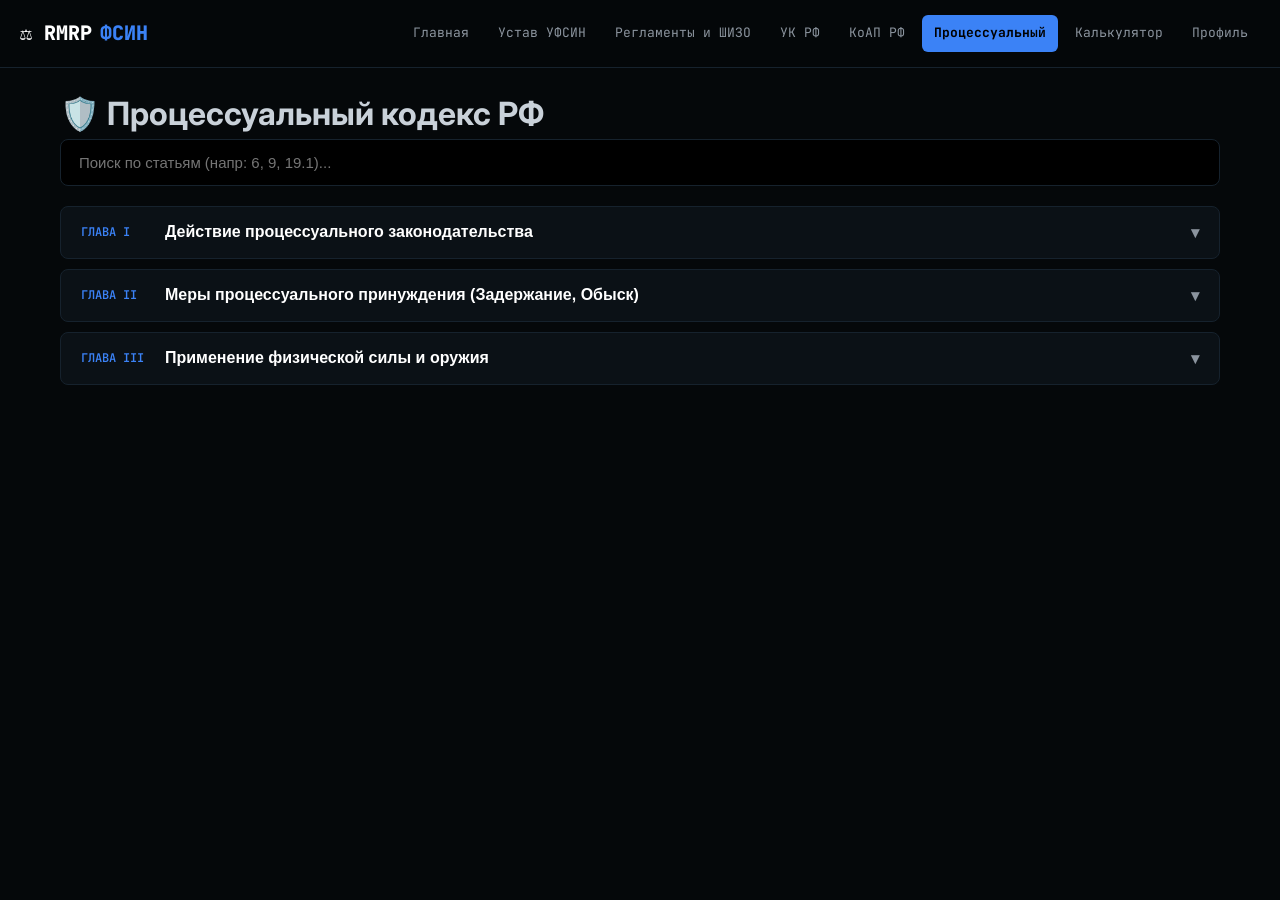
<file: process.html>
<!DOCTYPE html>
<html lang="ru">
<head>
<meta charset="UTF-8">
<meta name="viewport" content="width=device-width, initial-scale=1.0">
<title>RMRP | Процессуальный кодекс</title>
<link href="https://fonts.googleapis.com/css2?family=Inter:wght@400;600;800&family=JetBrains+Mono:wght@400;700&display=swap" rel="stylesheet">
<link rel="stylesheet" href="style.css">
</head>
<body>

<header>
  <a href="index.html" class="logo">⚖️ RMRP <span>ФСИН</span></a>
  <nav>
    <a href="index.html">Главная</a>
    <a href="federation-charter.html">Устав УФСИН</a>
    <a href="federation-rules.html">Регламенты и ШИЗО</a>
    <a href="uk.html">УК РФ</a>
    <a href="koap.html">КоАП РФ</a>
    <a href="process.html" class="active">Процессуальный</a>
    <a href="audit.html">Калькулятор</a>
    <a href="profile.html">Профиль</a>
  </nav>
</header>

<div class="container mt-20">
  <h1>🛡️ Процессуальный кодекс РФ</h1>
  
  <div class="doc-tools">
    <input type="text" class="doc-search" placeholder="Поиск по статьям (напр: 6, 9, 19.1)...">
  </div>

  <div class="accordion">
    <div class="acc-item">
      <button class="acc-header"><span class="acc-num">Глава I</span><span class="acc-title">Действие процессуального законодательства</span><span class="acc-arrow">▾</span></button>
      <div class="acc-body"><div class="acc-text">
        <p id="art-1"><strong>Статья 1.</strong> Процессуальный кодекс — является источником процессуального права, устанавливающий и регулирующий основные общественные отношения в области уголовного, административного делопроизводства и судопроизводства.</p>
        <p id="art-3"><strong>Статья 3.</strong> Основные понятия: алиби; задержание подозреваемого (не более 60 минут); момент фактического задержания; неотложные следственные действия; применение меры пресечения; процессуальное действие; розыскные меры; делопроизводство; судопроизводство.</p>
      </div></div>
    </div>

    <div class="acc-item">
      <button class="acc-header"><span class="acc-num">Глава II</span><span class="acc-title">Меры процессуального принуждения (Задержание, Обыск)</span><span class="acc-arrow">▾</span></button>
      <div class="acc-body"><div class="acc-text">
        <p id="art-6"><strong>Статья 6.</strong> Задержание подозреваемого — мера процессуального принуждения, носящая внесудебный характер, применяемая сотрудником правоохранительного органа, на небольшой срок (не более 60 минут). Предварительное задержание — не более 15 минут.</p>
        <p id="art-8"><strong>Статья 8.</strong> Задержанный обладает правами: не свидетельствовать против себя; требовать государственного адвоката; требовать присутствия адвоката; требовать конфиденциальную беседу (не более 5 минут); требовать один телефонный звонок (не более 2 минут).</p>
        <p id="art-9"><strong>Статья 9.</strong> Права задержанного реализуются последовательно. Право на государственного адвоката реализуется в камерах предварительного заключения. Время ожидания адвоката — 5 минут.</p>
        <p id="art-19"><strong>Статья 19.</strong> Личный обыск — подозреваемый может быть подвергнут личному обыску. Разрешается конфискация всех видов холодного и огнестрельного оружия, персональных средств защиты, наркосодержащих препаратов.</p>
        <p id="art-19.1"><strong>Статья 19.1.</strong> Личный обыск - подозреваемый может быть подвергнут личному обыску в порядке, установленном настоящим Кодексом. Основанием производства личного обыска задержанного является наличие достаточных данных полагать, что в каком-либо месте или у какого-либо лица могут находиться орудия, оборудование или иные средства совершения преступления, предметы, документы и ценности, которые могут иметь значение для установления факта вины или невиновности лица. Личный обыск может быть произведен без соответствующего постановления при задержании лица или заключении его под стражу, а также при наличии достаточных оснований полагать, что лицо, находящееся в помещении или ином месте, в котором производится личный обыск, скрывает при себе предметы или документы, которые могут иметь значение для установления факта вины или невиновности лица.</p>
        <p id="art-20"><strong>Статья 20.</strong> Проведение обыска жилища или транспортного средства допускается при наличии ордера. Проведение обыска транспортного средства без ордера допускается в случае: наличие гражданина в зоне чрезвычайного или военного положения; совершения нарушения ПДД; наличия ТС в зоне совершения преступления; проведения оперативных мероприятий ГИБДД; проведения оперативных мероприятий ФСБ России; проезда на территорию подлежащую государственной охране.</p>
      </div></div>
    </div>

    <div class="acc-item">
      <button class="acc-header"><span class="acc-num">Глава III</span><span class="acc-title">Применение физической силы и оружия</span><span class="acc-arrow">▾</span></button>
      <div class="acc-body"><div class="acc-text">
        <p id="art-25"><strong>Статья 25.</strong> Сотрудник имеет право на применение физической силы, всего доступного спектра специального снаряжения и вооружения, в том числе и огнестрельного, для целей задержания и ареста, для защиты жизни и здоровья. Применение огнестрельного оружия против невооружённого правонарушителя допускается после исчерпания всех иных средств принуждения в виде двух предупреждений. Допускается применение тайзера после однократного предупреждения.</p>
      </div></div>
    </div>
  </div>
</div>

<script>
  document.querySelectorAll('.acc-header').forEach(btn => {
    btn.addEventListener('click', () => {
      const item = btn.closest('.acc-item');
      const isOpen = item.classList.contains('open');
      document.querySelectorAll('.acc-item').forEach(i => i.classList.remove('open'));
      if (!isOpen) item.classList.add('open');
    });
  });

  document.querySelector('.doc-search').addEventListener('input', function() {
    const q = this.value.toLowerCase().trim();
    document.querySelectorAll('.acc-text p').forEach(p => { p.style.background = ''; p.style.borderLeft = ''; });

    document.querySelectorAll('.acc-item').forEach(item => {
      if (!q) { item.style.display = ''; item.classList.remove('open'); return; }
      
      let hasMatch = false;
      item.querySelectorAll('.acc-text p').forEach(p => {
        if (p.textContent.toLowerCase().includes(q) || p.id.toLowerCase().includes(q)) {
          hasMatch = true;
          p.style.background = 'rgba(59, 130, 246, 0.15)';
          p.style.borderLeft = '3px solid #3b82f6';
          p.style.paddingLeft = '8px';
        }
      });

      if (hasMatch) { item.style.display = ''; item.classList.add('open'); }
      else { item.style.display = 'none'; item.classList.remove('open'); }
    });
  });
</script>
</body>
</html>
</file>
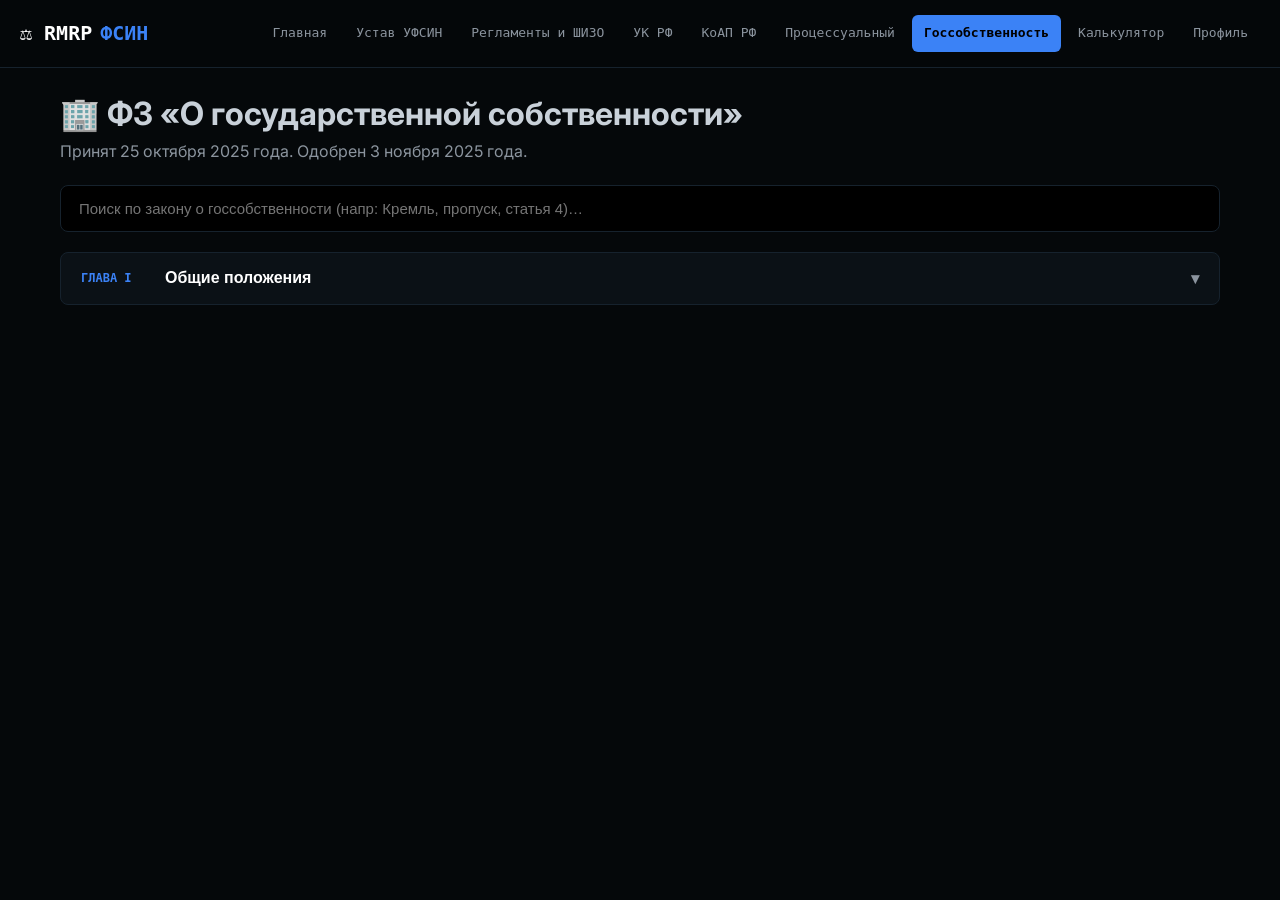
<file: property.html>
<!DOCTYPE html>
<html lang="ru">
<head>
<meta charset="UTF-8">
<meta name="viewport" content="width=device-width, initial-scale=1.0">
<meta name="theme-color" content="#0d0e12">
<title>RMRP | ФЗ О госсобственности</title>
<link rel="icon" href="data:image/svg+xml,<svg xmlns='http://www.w3.org/2000/svg' viewBox='0 0 100 100'><text y='.9em' font-size='90'>🏢</text></svg>">
<link rel="stylesheet" href="style.css">
<link href="https://fonts.googleapis.com/css2?family=Inter:wght@300;400;500;600;700;800;900&display=swap" rel="stylesheet">
</head>
<body>

<header>
  <a href="index.html" class="logo">⚖️ RMRP <span>ФСИН</span></a>
  <nav>
    <a href="index.html">Главная</a>
    <a href="federation-charter.html">Устав УФСИН</a>
    <a href="federation-rules.html">Регламенты и ШИЗО</a>
    <a href="uk.html">УК РФ</a>
    <a href="koap.html">КоАП РФ</a>
    <a href="process.html">Процессуальный</a>
    <a href="property.html" class="active">Госсобственность</a>
    <a href="audit.html">Калькулятор</a>
    <a href="profile.html">Профиль</a>
  </nav>
</header>

<div class="container mt-20">
  <h1>🏢 ФЗ «О государственной собственности»</h1>
  <p style="color:var(--dim); margin-bottom:20px;">Принят 25 октября 2025 года. Одобрен 3 ноября 2025 года.</p>

  <div class="doc-tools">
    <input type="text" class="doc-search" placeholder="Поиск по закону о госсобственности (напр: Кремль, пропуск, статья 4)…">
  </div>

  <div class="accordion">
    <div class="acc-item">
      <button class="acc-header">
        <span class="acc-num">Глава I</span>
        <span class="acc-title">Общие положения</span>
        <span class="acc-arrow">▾</span>
      </button>
      <div class="acc-body"><div class="acc-text">
        <p><strong>Статья 1.</strong> Основные понятия: охраняемая территория — место, находящееся под охраной той или иной структуры, с ограниченным или запрещённым доступом гражданским лицам; закрытая территория — место с закрытым доступом для гражданских лиц; государственные территории — области, закреплённые за государственными организациями; зелёная зона — свободное передвижение граждан; зона ограниченного доступа (жёлтая); зона строгого режима (красная); доступ — право прохода, проезда и пролёта на территорию.</p>
        
        <p><strong>Статья 2.</strong> Государственной собственностью в Российской Федерации является имущество, принадлежащее на праве собственности Российской Федерации. Земля и другие ресурсы и объекты, не находящиеся в собственности граждан, юридических лиц, являются государственной собственностью. От имени Российской Федерации права собственника осуществляют органы и лица, установленные актами Губернатора Федерального округа.</p>
        
        <p><strong>Статья 3.</strong> От имени Российской Федерации Председатель Правительства, Правительство осуществляют права собственника в отношении государственной собственности. Губернатор, Правительство Федерального округа определяют допуск к государственной собственности. Губернатор, Правительство вправе присваивать статус охраняемой и (или) закрытой территории.</p>
        
        <p><strong>Статья 4.</strong> Губернатор, Председатель Совета Федерации, Председатель Законодательного собрания имеют доступ на все закрытые и охраняемые территории. Министры обладают правом на прохождение на закреплённые за ними территории. Во время проведения проверок сотрудники получают доступ на закрытые территории. Сотрудники органов прокуратуры получают доступ при надзорных мероприятиях. Сотрудники ФСО получают доступ в сопровождении лиц, наделённых таким правом. Сотрудники государственных бюджетных учреждений здравоохранения получают доступ с целью оказания медицинской помощи.</p>
        
        <p><strong>Статья 5.</strong> Допуск к закрытым и охраняемым территориям устанавливаются настоящим Федеральным законом, актами Губернатора. Сотрудник, прошедший на закрытые территории по служебной необходимости, обязан её озвучить по первому требованию.</p>
        
        <p><strong>Статья 6.</strong> Государственные территории регулируются Правительством Федерального округа. Государственными территориями являются: Московский Кремль; здания и территории УФСБ; здания и территории органов МВД; здания и территории УФСВНГ; здания и территории ВГТРК "Москва-Live"; государственные бюджетные учреждения здравоохранения; войсковые части; государственные склады; здания и территории государственных казённых учреждений; здания и территории Прокуратуры; здания и территория Следственного комитета; здания и территории Правительства; здания и территории Судов.</p>
        
        <p><strong>Статья 7.</strong> Сотрудники государственных организаций имеют свободный доступ к закреплённым за ними территориям. Сотрудники федеральных органов исполнительной власти имеют свободный доступ к закреплённым за ними территориям.</p>
        
        <p><strong>Статья 8.</strong> Московский Кремль: закрытые территории — кабинеты и помещения в здании ФСО; крыши зданий; стены Московского Кремля; комнаты совещания Судов; залы совещаний. Охраняемые территории — общая территория Кремля; КПП; территория Красной Площади; прилежащие территории к стенам; холл здания ФСО.</p>
        
        <p><strong>Статья 9.</strong> На охраняемую территорию Московского Кремля получают доступ любые лица с соблюдением правил поведения. Ограничение на свободное посещение вводятся и отменяются Губернатором, Правительством, комендантом Московского Кремля. Доступ к закрытой территории имеют Губернатор, Председатель Законодательного собрания, Председатель Совета Федерации, Заместитель Председателя Законодательного собрания, депутаты, сенаторы, Вице-губернатор, министры, сотрудники Прокуратуры, СК России, судьи, сотрудники ФСО. Губернатор распоряжается имуществом Московского Кремля.</p>
        
        <p><strong>Статья 9-1.</strong> Территории Прокуратуры и Следственного комитета: закрытые — все кабинеты; залы совещаний, служебные помещения; крыши. Охраняемые — территория парковок; периметр территории; холл, лестница, лифт.</p>
        
        <p><strong>Статья 9-2.</strong> На охраняемую территорию Прокуратуры и СК получают доступ любые лица при соблюдении правил. Допуск к закрытой территории имеют сотрудники Прокуратуры и СК. Сотрудники государственных структур имеют право на вход по приглашению.</p>
        
        <p><strong>Статья 9-3.</strong> Территория Государственной думы: закрытые — все кабинеты; крыша. Охраняемые — прилежащая территория; парковка; холл.</p>
        
        <p><strong>Статья 9-4.</strong> На охраняемую территорию Государственной думы получают доступ любые лица при соблюдении правил. Допуск к закрытой территории имеют сотрудники правительства Федерального округа, иные лица в соответствии со ст. 4.</p>
        
        <p><strong>Статья 10.</strong> Территория УФСБ: закрытые — внутренний двор; все помещения и кабинеты, за исключением холла; блоки камер предварительного содержания. Охраняемые — холл (вестибюль); подъезд к внутреннему двору.</p>
        
        <p><strong>Статья 11.</strong> На охраняемую территорию УФСБ вправе проходить любые лица при соблюдении правил. Допуск к закрытой территории имеют Губернатор, сотрудники ФСБ, иные лица в соответствии со ст. 4.</p>
        
        <p><strong>Статья 12.</strong> Территории войсковых частей УФСВНГ, ограждённые сплошным периметром забора, являются закрытыми. Охраняемой территорией является прилегающая территория и парковки.</p>
        
        <p><strong>Статья 13.</strong> На охраняемую территорию УФСВНГ вправе проходить любые лица при соблюдении правил. Допуск к закрытой территории определяется пропускным режимом.</p>
        
        <p><strong>Статья 14.</strong> Территории органов МВД: закрытые — фронтальная зона и задний двор УВД; все помещения и кабинеты, за исключением холла; камера предварительного заключения; фронтальная зона и задний двор УГИБДД; все помещения и кабинеты УГИБДД; камера предварительного содержания УГИБДД. Охраняемые — парковка, холл, подъездные участки.</p>
        
        <p><strong>Статья 15.</strong> На охраняемую территорию органов МВД вправе проходить любые лица при соблюдении правил. Допуск к закрытой территории имеют Губернатор и Вице-губернатор, сотрудники аппарата МВД, сотрудники соответствующих органов МВД.</p>
        
        <p><strong>Статья 16.</strong> Территория ВГТРК "Москва Live": закрытые — кабинеты и помещения, за исключением холла. Охраняемая — холл.</p>
        
        <p><strong>Статья 17.</strong> На охраняемую территорию ВГТРК вправе проходить любые лица при соблюдении правил. Допуск к закрытой территории имеют Губернатор и Вице-губернатор, сотрудники аппарата министерства социальной политики и труда, сотрудники ВГТРК.</p>
        
        <p><strong>Статья 18.</strong> Территории государственных бюджетных учреждений здравоохранения: закрытые — кабинеты и помещения, за исключением холла и прохода к палатам; парковка на заднем дворе ЦГБ №7; складское здание ЦГБ №7. Охраняемые — холл, проход к палатам, парковка.</p>
        
        <p><strong>Статья 19.</strong> На охраняемую территорию государственных бюджетных учреждений здравоохранения вправе проходить любые лица при соблюдении правил. Допуск к закрытой территории имеют Губернатор и Вице-губернатор, сотрудники аппарата министерства социальной политики и труда, сотрудники учреждений здравоохранения.</p>
        
        <p><strong>Статья 19-1.</strong> Подведомственные территории ГКУ ЦОДД и Министерства Транспорта: закрытые — внутренний двор, внутренние помещения здания ГКУ ЦОДД. Охраняемые — холл, прилегающая парковка.</p>
        
        <p><strong>Статья 19-2.</strong> На охраняемую территорию ГКУ ЦОДД вправе проходить любые лица при соблюдении правил. Допуск к закрытой территории имеют Председатель Правительства, сотрудники аппарата министерства транспорта, сотрудники ГКУ ЦОДД и Министерства Транспорта.</p>
        
        <p><strong>Статья 20.</strong> Территории войсковых частей ВС РФ, ограждённые сплошным периметром забора, являются закрытыми. Охраняемые — контрольно-пропускные пункты и парковочные комплексы; военные комиссариаты. Территории призывных пунктов признаются закрытыми на период их функционирования.</p>
        
        <p><strong>Статья 21.</strong> На охраняемую территорию ВС РФ вправе проходить любые лица при соблюдении правил. Допуск к закрытой территории разрешается сотрудникам государственных структур с целью общего сбора для оказания снабжения по предварительному озвучиванию.</p>
        
        <p><strong>Статья 22.</strong> Территория камер предварительного заключения, содержания — закрытые помещения, кабинеты, блоки камер.</p>
        
        <p><strong>Статья 23.</strong> Допуск к закрытой территории камер предварительного заключения имеют Губернатор, сотрудники государственных организаций при проведении процессуальных действий, иные субъекты задержания.</p>
        
        <p><strong>Статья 24.</strong> Вся территория учреждений исполнения уголовных наказаний является закрытой. Охраняемая — ограждённая парковка; прилегающая территория (15 метров от ограждений).</p>
        
        <p><strong>Статья 25.</strong> На охраняемую территорию учреждений исполнения уголовных наказаний вправе проходить любые лица при соблюдении правил. Допуск к закрытой территории имеют Губернатор, министр юстиции и его заместители, сотрудники аппарата министерства юстиции, прокурор субъекта, начальник территориального органа ФСБ. Сотрудники ФСИН обязаны сопровождать лиц.</p>
        
        <p><strong>Статья 26.</strong> При прибытии в учреждение исполнения уголовных наказаний адвокат обязан предъявить удостоверение адвоката и паспорт. Сотрудники ФСИН обязаны сопроводить адвоката в комнату свиданий. Свободное перемещение адвоката запрещено.</p>
        
        <p><strong>Статья 27.</strong> При прибытии родственник лица, отбывающего наказание, обязан предъявить паспорт и документ, подтверждающий родственные связи. Сотрудники ФСИН обязаны сопроводить посетителя в комнату свиданий.</p>
        
        <p><strong>Статья 28.</strong> Территория всех стратегически важных государственных объектов является закрытой. Стратегически важные объекты: Зарайское медицинское хранилище; государственные склады медицинского оборудования, военные склады; медицинские склады; Объект №7; Радиолокационная станция "Орбита"; Зарайский кремль; Центральное медицинское хранилище. Охрана осуществляется органами ФСБ и ФСО.</p>
        
        <p><strong>Статья 29.</strong> Допуск к закрытой территории стратегически важных государственных объектов имеют сотрудники всех государственных организаций.</p>
        
        <p><strong>Статья 30.</strong> Пропускной режим на территорию органов государственной власти — совокупность правил, организационных и технических мер. Лица, определённые ст. 4, имеют доступ без пропуска.</p>
        
        <p><strong>Статья 31.</strong> Виды пропусков: постоянный; служебный; временный; разовый; материальный. Сотрудники органов государственной власти с пропускным режимом уполномочены на: проверку документов; проведение личного обыска и обыска транспортного средства; отказ в посещении при отказе от процедур.</p>
      </div></div>
    </div>
  </div>
</div>

<script src="script.js"></script>
</body>
</html>
</file>
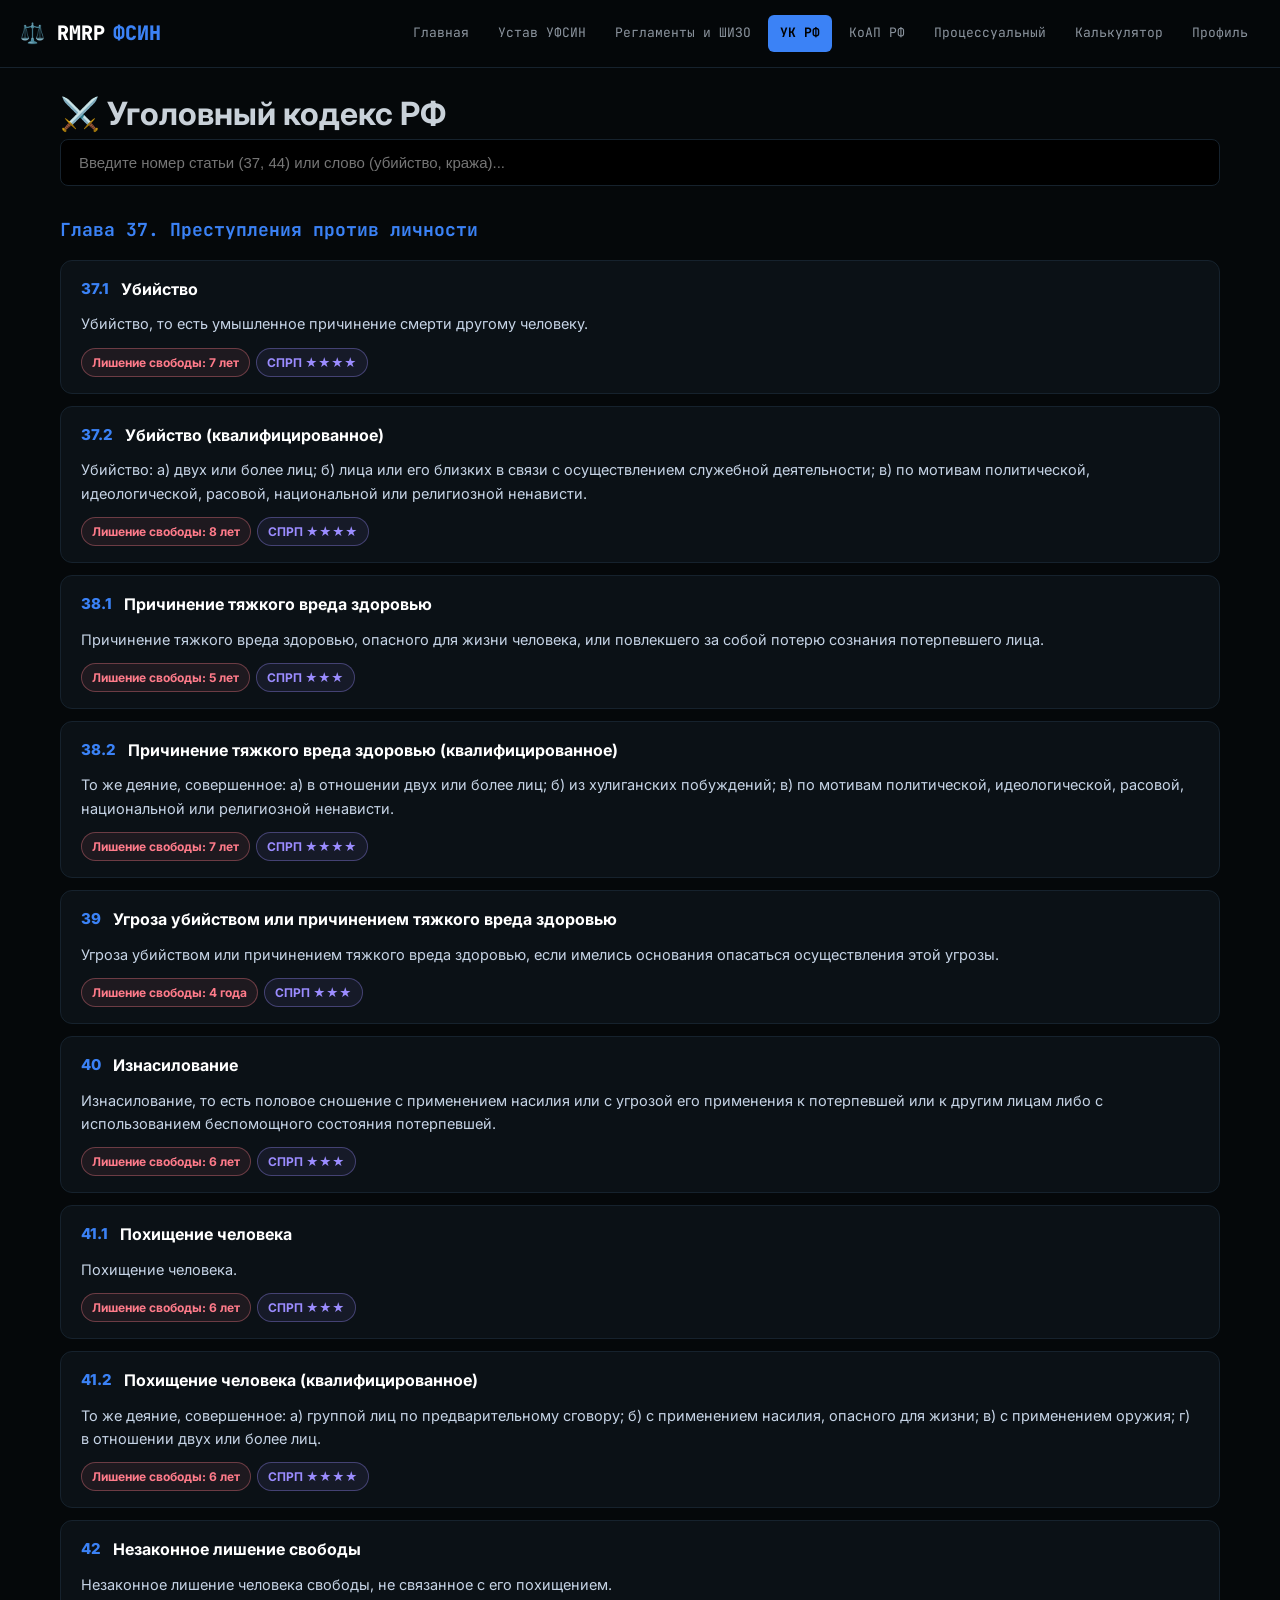
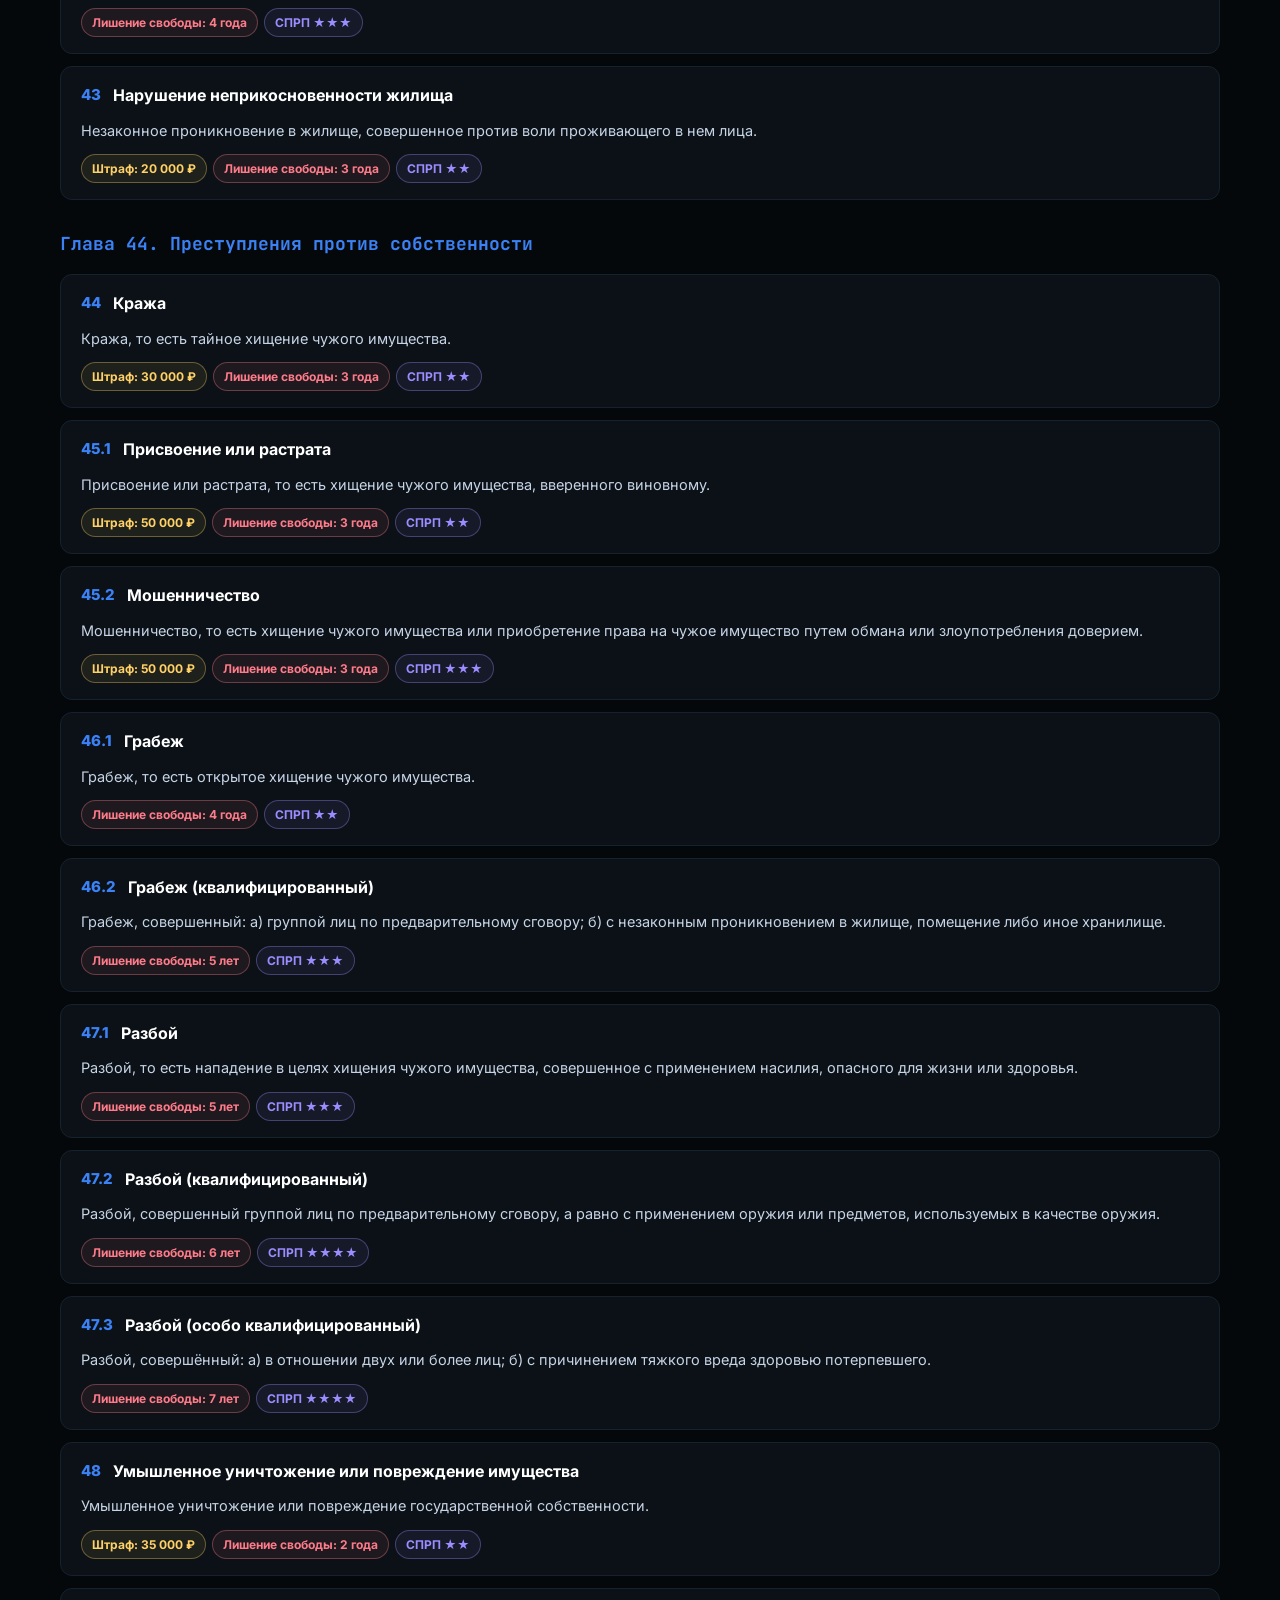
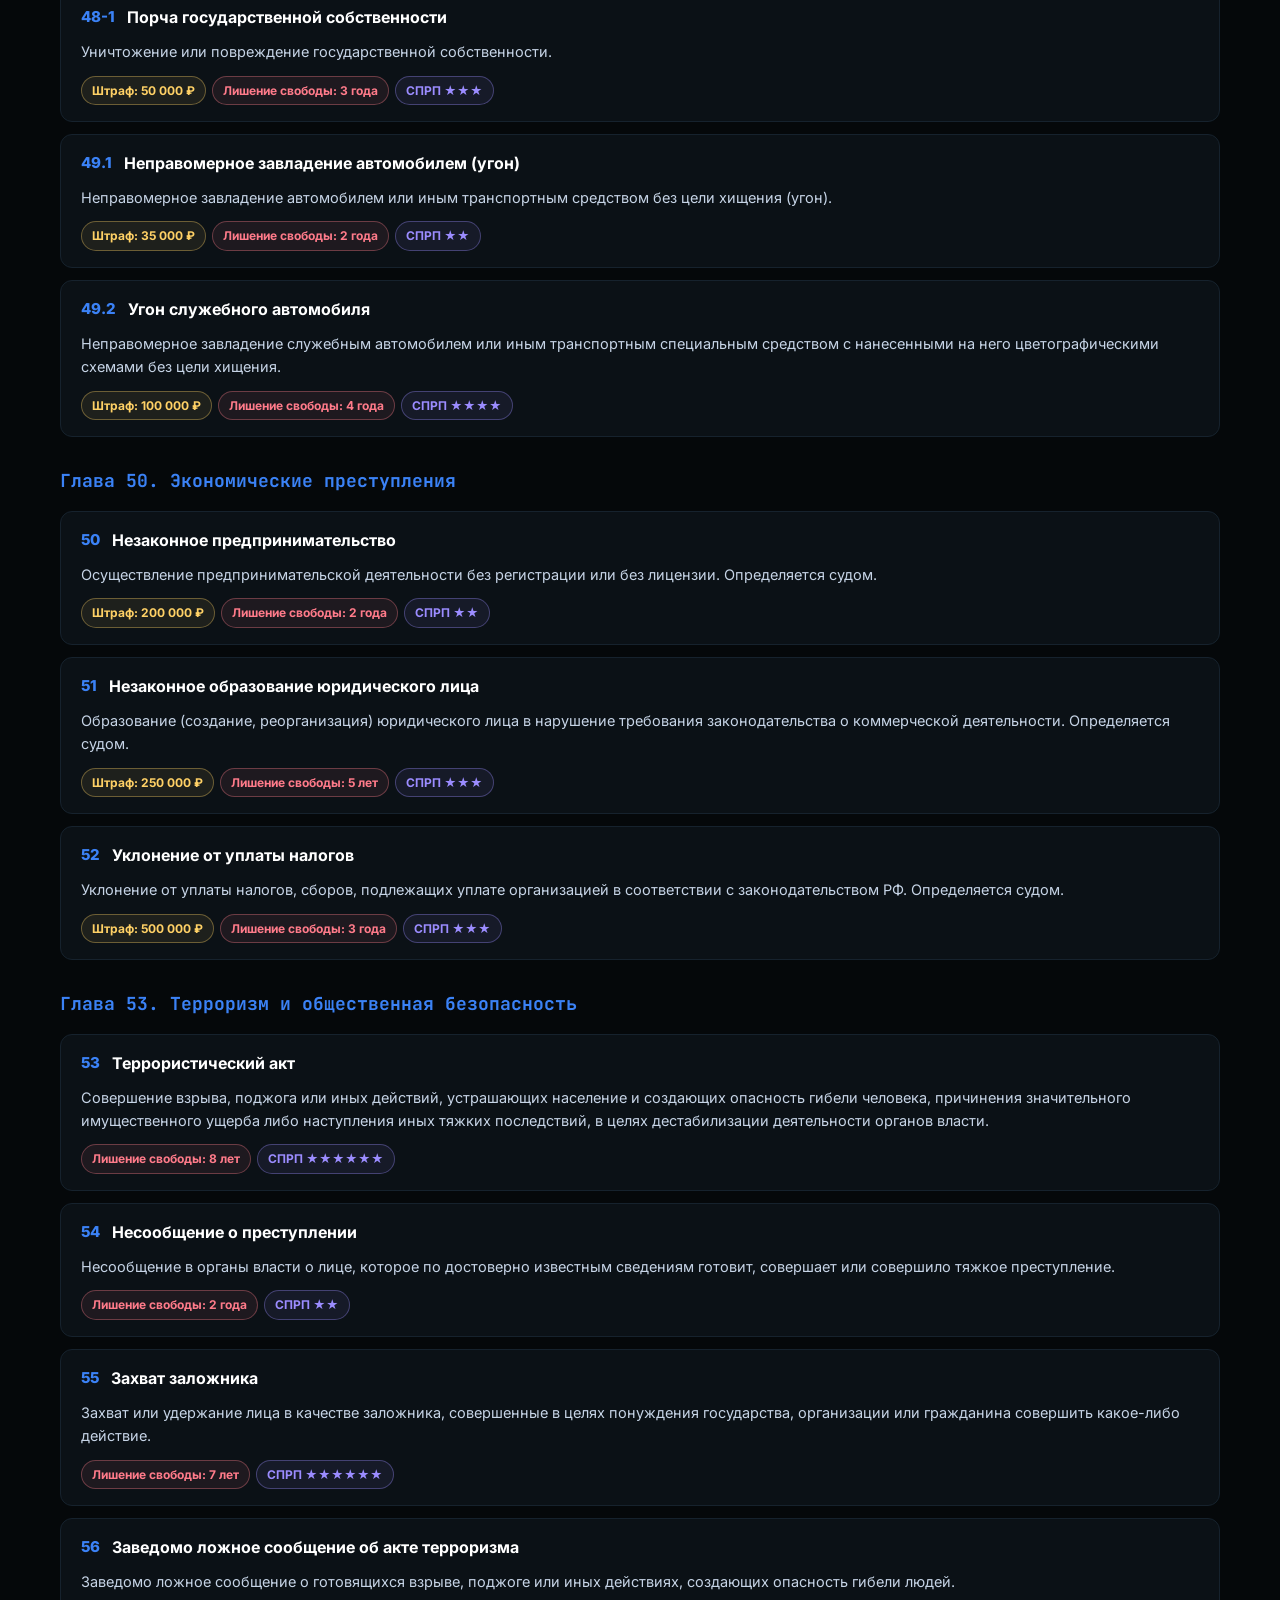
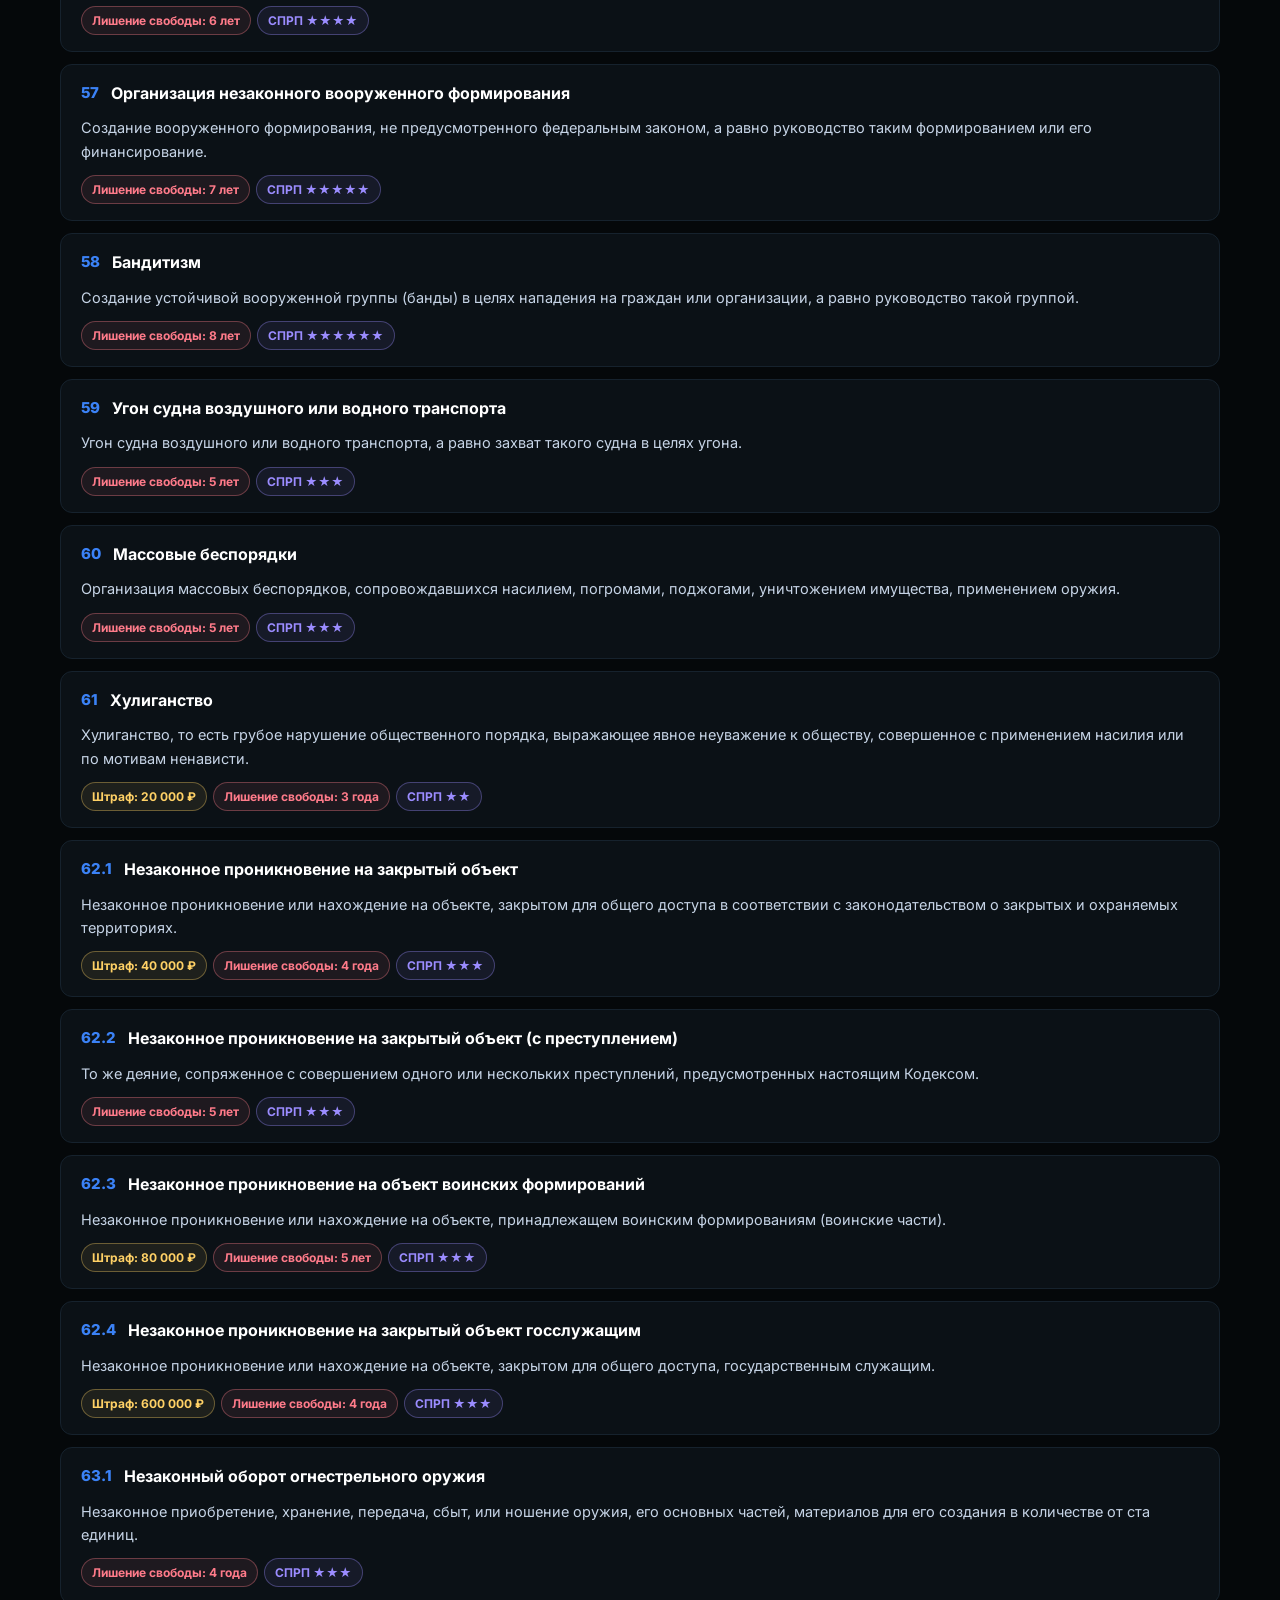
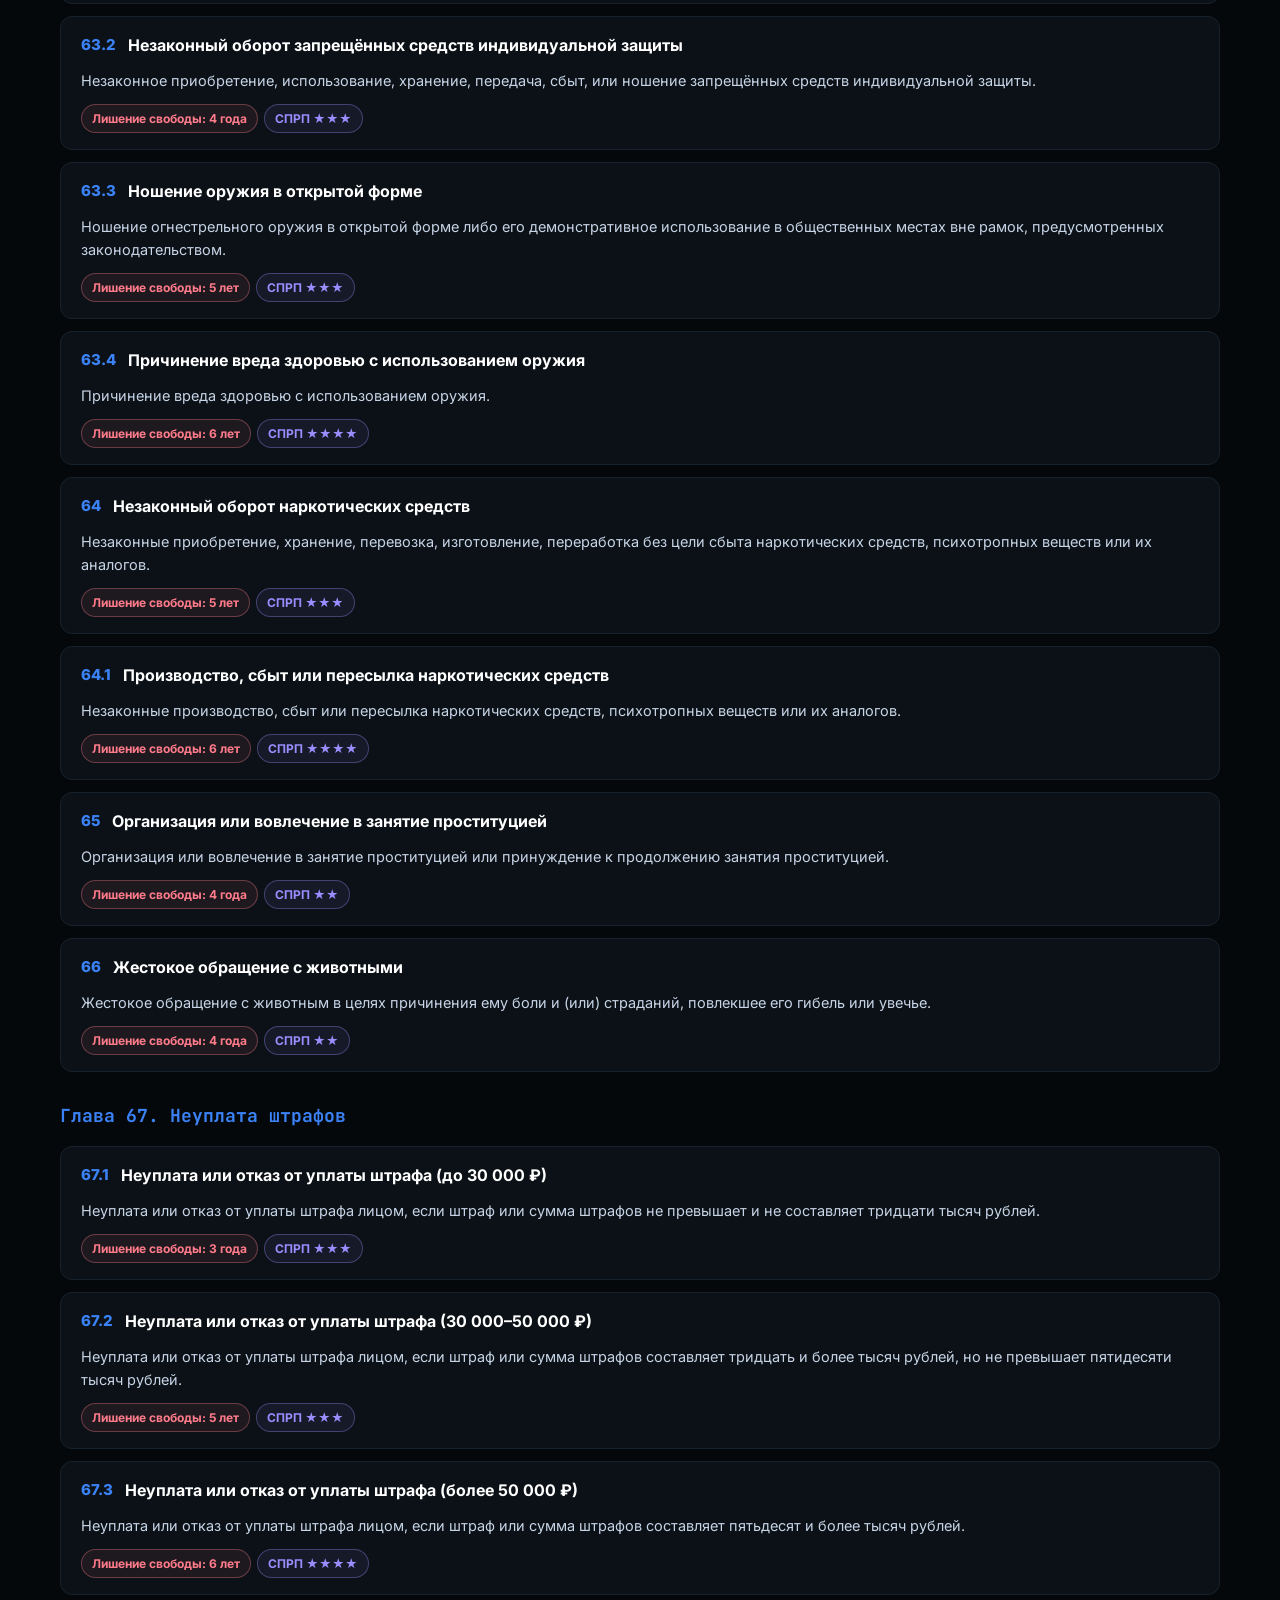
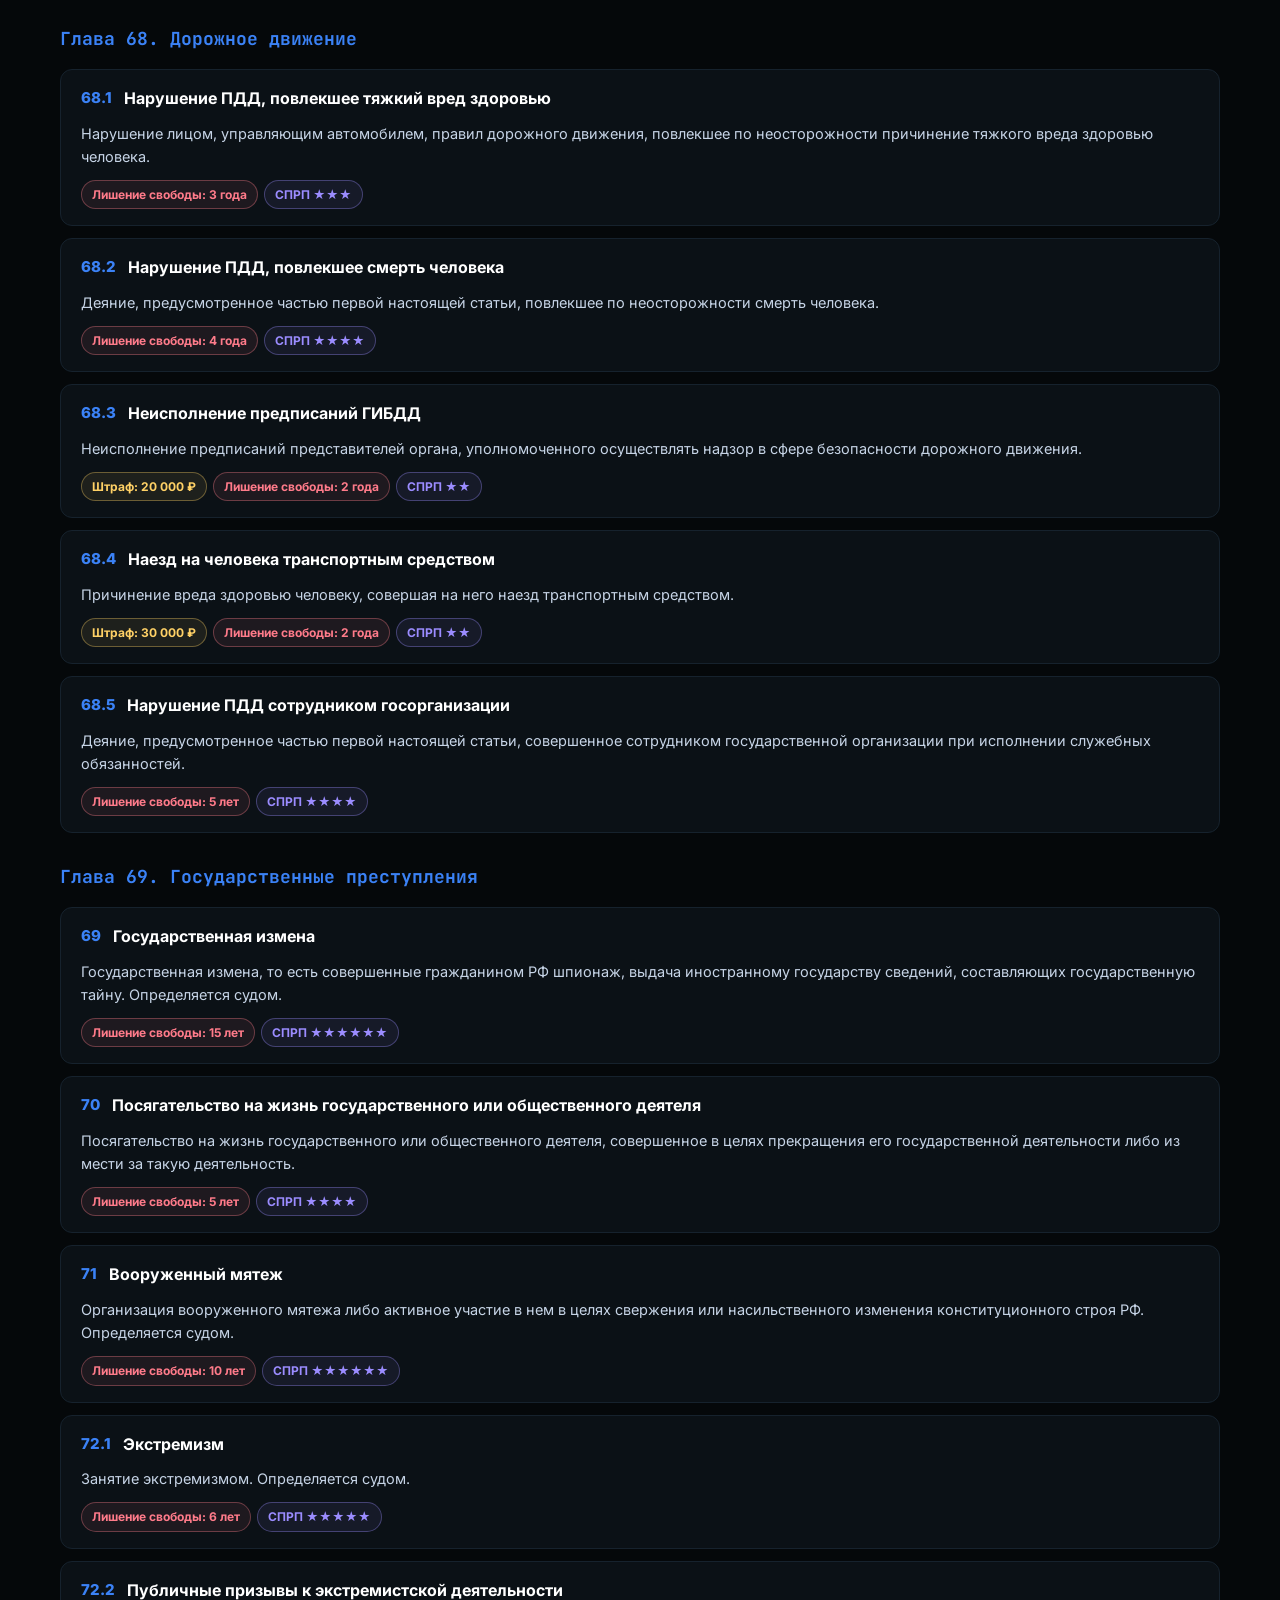
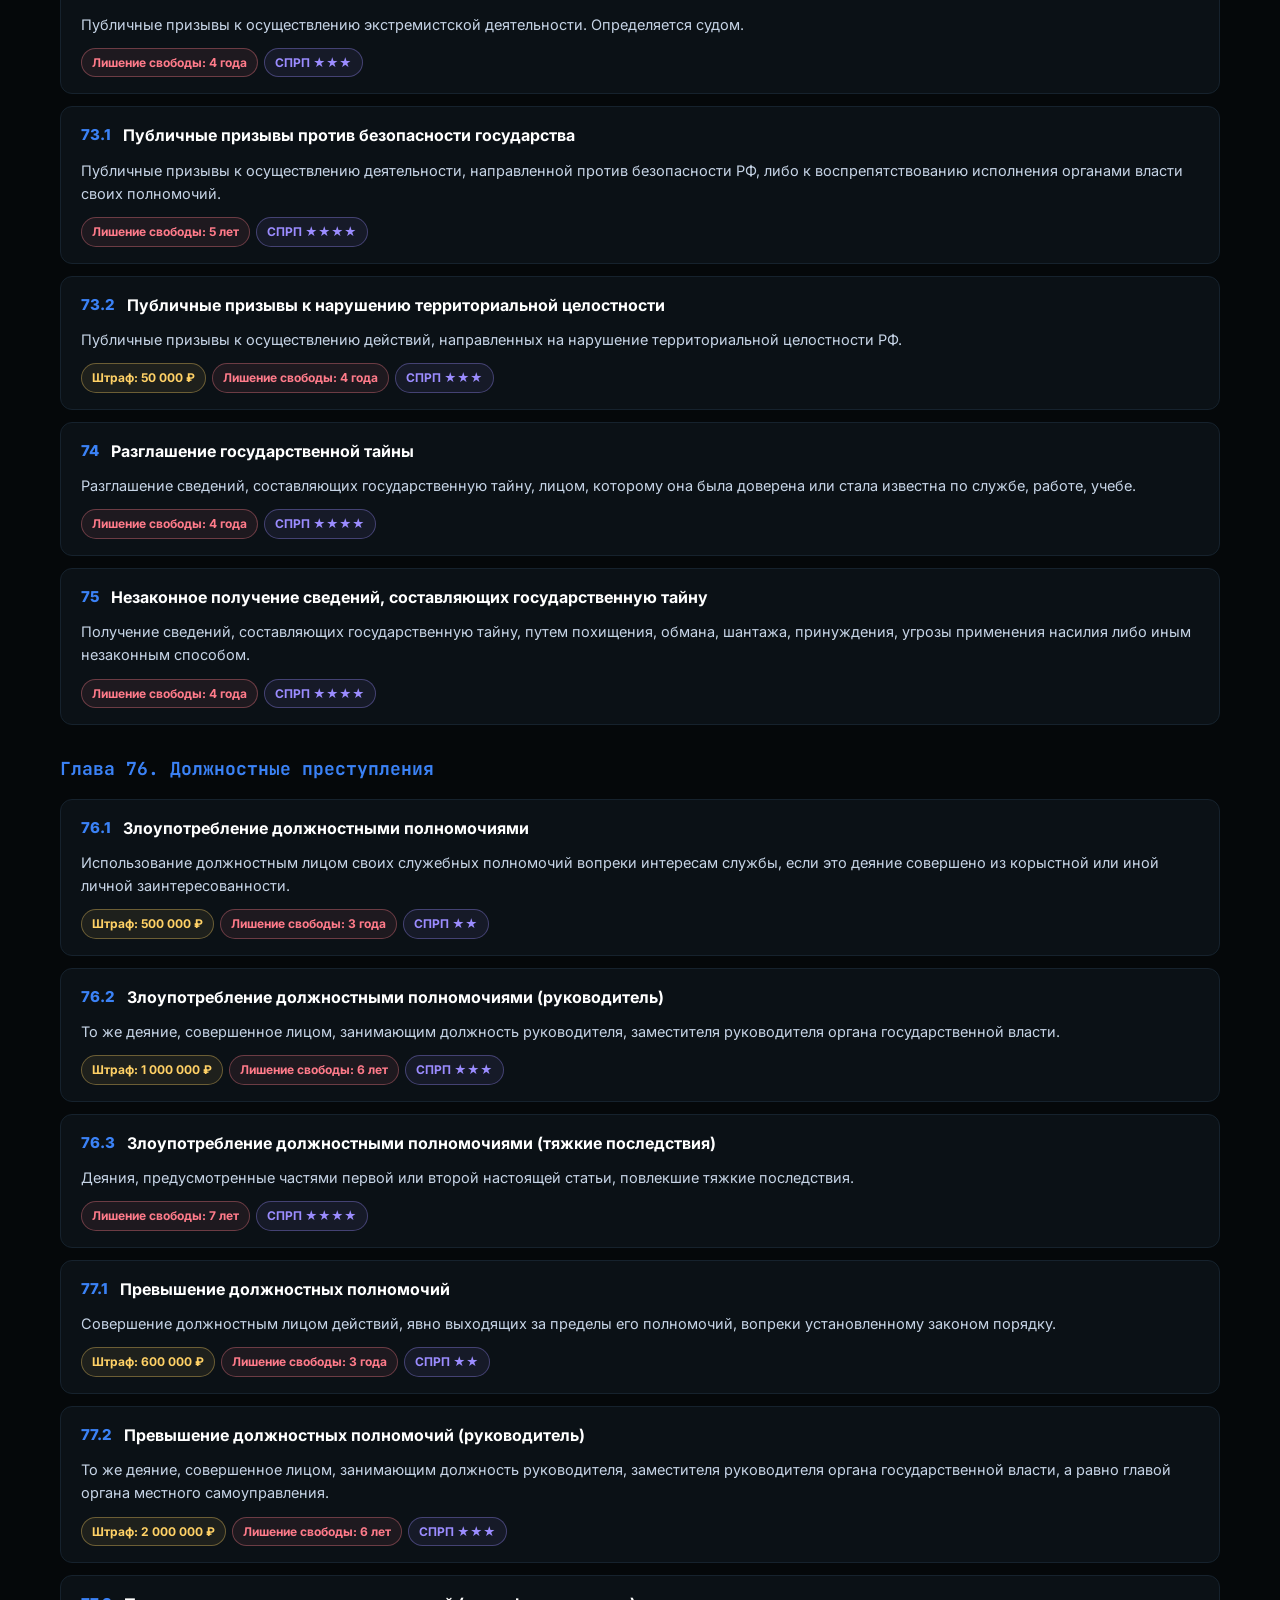
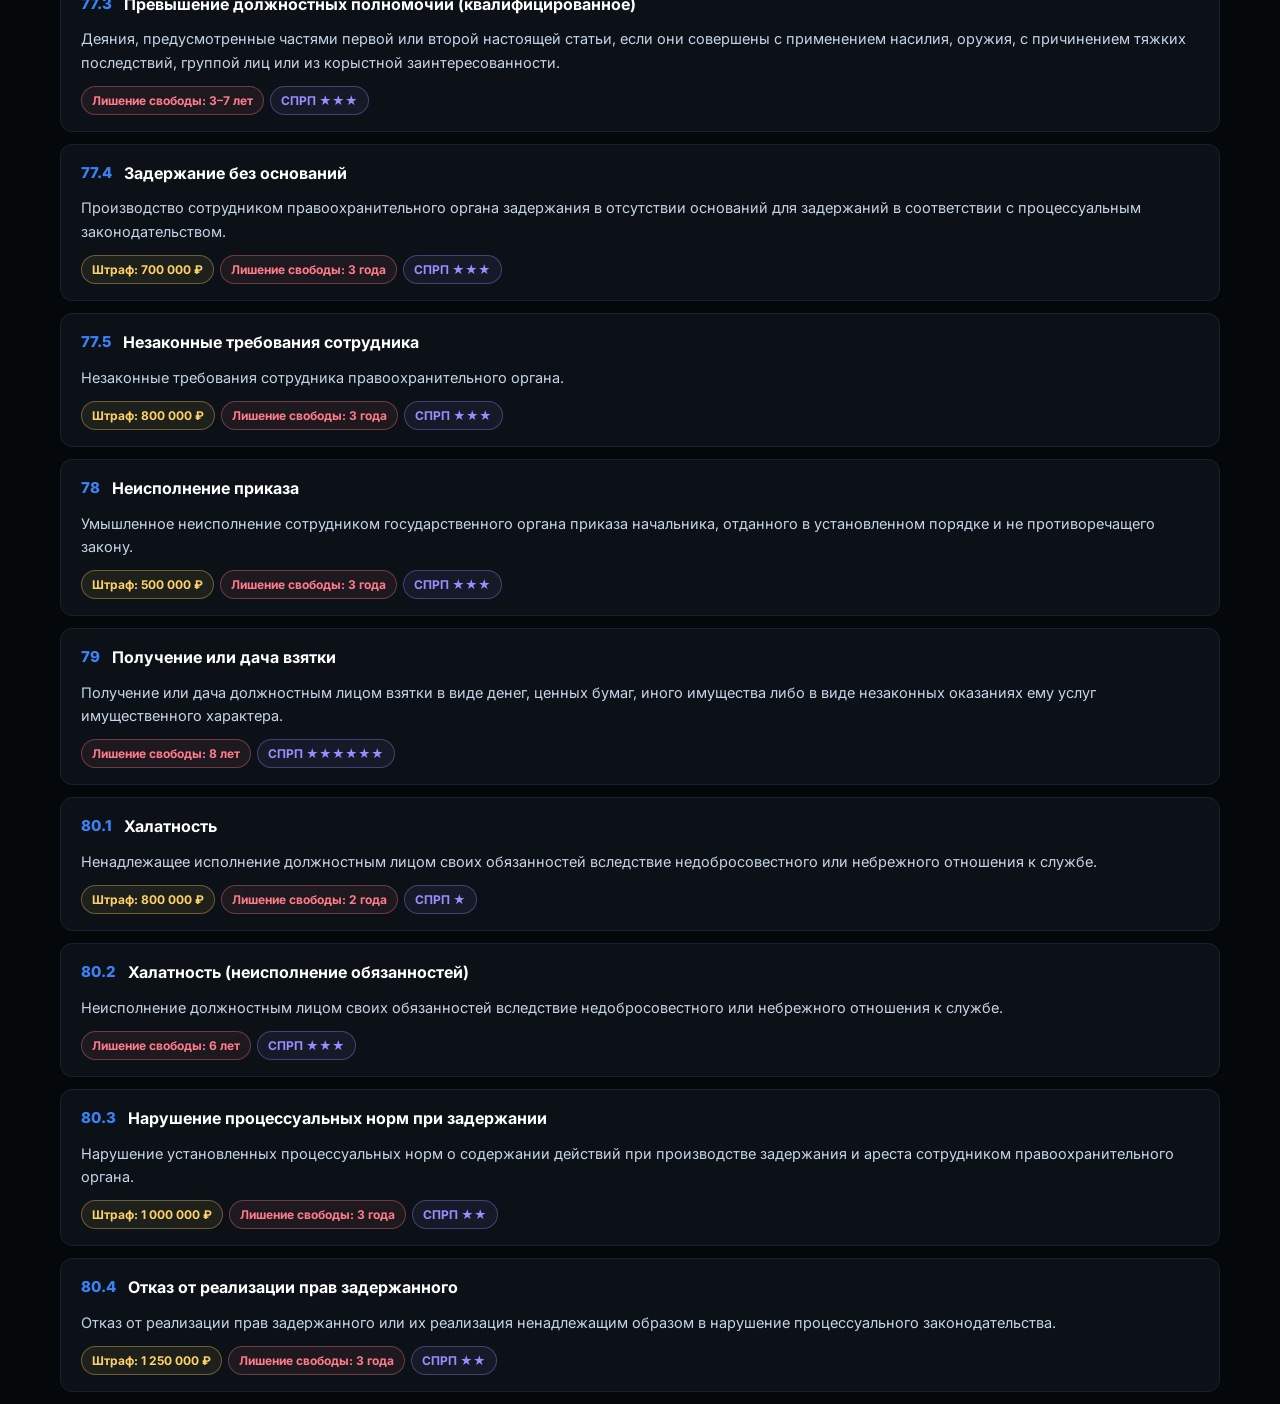
<file: uk.html>
<!DOCTYPE html>
<html lang="ru">
<head>
<meta charset="UTF-8">
<meta name="viewport" content="width=device-width, initial-scale=1.0">
<title>RMRP | УК РФ</title>
<link href="https://fonts.googleapis.com/css2?family=Inter:wght@400;600;800&family=JetBrains+Mono:wght@400;700&display=swap" rel="stylesheet">
<link rel="stylesheet" href="style.css">
</head>
<body>

<header>
  <a href="index.html" class="logo">⚖️ RMRP <span>ФСИН</span></a>
  <nav>
    <a href="index.html">Главная</a>
    <a href="federation-charter.html">Устав УФСИН</a>
    <a href="federation-rules.html">Регламенты и ШИЗО</a>
    <a href="uk.html" class="active">УК РФ</a>
    <a href="koap.html">КоАП РФ</a>
    <a href="process.html">Процессуальный</a>
    <a href="audit.html">Калькулятор</a>
    <a href="profile.html">Профиль</a>
  </nav>
</header>

<div class="container mt-20">
  <h1>⚔️ Уголовный кодекс РФ</h1>
  
  <div class="doc-tools">
    <input type="text" class="doc-search" placeholder="Введите номер статьи (37, 44) или слово (убийство, кража)...">
  </div>

  <!-- ГЛАВА 37 -->
  <h2 style="color:var(--accent); font-family:var(--mono); margin: 30px 0 15px; font-size: 18px;">Глава 37. Преступления против личности</h2>
  
  <div class="article-card" data-search="37.1 убийство умышленное причинение смерти 7 лет СПРП ★★★★">
    <div class="art-head"><span class="art-num">37.1</span><span class="art-title">Убийство</span></div>
    <div class="art-body">Убийство, то есть умышленное причинение смерти другому человеку.</div>
    <div class="badges"><span class="badge b-term">Лишение свободы: 7 лет</span><span class="badge b-prp">СПРП ★★★★</span></div>
  </div>
  <div class="article-card" data-search="37.2 убийство двух или более лиц близких служебная деятельность мотивы ненависти 8 лет СПРП ★★★★">
    <div class="art-head"><span class="art-num">37.2</span><span class="art-title">Убийство (квалифицированное)</span></div>
    <div class="art-body">Убийство: а) двух или более лиц; б) лица или его близких в связи с осуществлением служебной деятельности; в) по мотивам политической, идеологической, расовой, национальной или религиозной ненависти.</div>
    <div class="badges"><span class="badge b-term">Лишение свободы: 8 лет</span><span class="badge b-prp">СПРП ★★★★</span></div>
  </div>
  <div class="article-card" data-search="38.1 причинение тяжкого вреда здоровью опасного для жизни потеря сознания 5 лет СПРП ★★★">
    <div class="art-head"><span class="art-num">38.1</span><span class="art-title">Причинение тяжкого вреда здоровью</span></div>
    <div class="art-body">Причинение тяжкого вреда здоровью, опасного для жизни человека, или повлекшего за собой потерю сознания потерпевшего лица.</div>
    <div class="badges"><span class="badge b-term">Лишение свободы: 5 лет</span><span class="badge b-prp">СПРП ★★★</span></div>
  </div>
  <div class="article-card" data-search="38.2 причинение тяжкого вреда здоровью двух или более лиц хулиганские побуждения мотивы ненависти 7 лет СПРП ★★★★">
    <div class="art-head"><span class="art-num">38.2</span><span class="art-title">Причинение тяжкого вреда здоровью (квалифицированное)</span></div>
    <div class="art-body">То же деяние, совершенное: а) в отношении двух или более лиц; б) из хулиганских побуждений; в) по мотивам политической, идеологической, расовой, национальной или религиозной ненависти.</div>
    <div class="badges"><span class="badge b-term">Лишение свободы: 7 лет</span><span class="badge b-prp">СПРП ★★★★</span></div>
  </div>
  <div class="article-card" data-search="39 угроза убийством причинением тяжкого вреда здоровью 4 года СПРП ★★★">
    <div class="art-head"><span class="art-num">39</span><span class="art-title">Угроза убийством или причинением тяжкого вреда здоровью</span></div>
    <div class="art-body">Угроза убийством или причинением тяжкого вреда здоровью, если имелись основания опасаться осуществления этой угрозы.</div>
    <div class="badges"><span class="badge b-term">Лишение свободы: 4 года</span><span class="badge b-prp">СПРП ★★★</span></div>
  </div>
  <div class="article-card" data-search="40 изнасилование половое сношение насилие беспомощное состояние 6 лет СПРП ★★★">
    <div class="art-head"><span class="art-num">40</span><span class="art-title">Изнасилование</span></div>
    <div class="art-body">Изнасилование, то есть половое сношение с применением насилия или с угрозой его применения к потерпевшей или к другим лицам либо с использованием беспомощного состояния потерпевшей.</div>
    <div class="badges"><span class="badge b-term">Лишение свободы: 6 лет</span><span class="badge b-prp">СПРП ★★★</span></div>
  </div>
  <div class="article-card" data-search="41.1 похищение человека 6 лет СПРП ★★★">
    <div class="art-head"><span class="art-num">41.1</span><span class="art-title">Похищение человека</span></div>
    <div class="art-body">Похищение человека.</div>
    <div class="badges"><span class="badge b-term">Лишение свободы: 6 лет</span><span class="badge b-prp">СПРП ★★★</span></div>
  </div>
  <div class="article-card" data-search="41.2 похищение человека группа лиц насилие оружие 6 лет СПРП ★★★★">
    <div class="art-head"><span class="art-num">41.2</span><span class="art-title">Похищение человека (квалифицированное)</span></div>
    <div class="art-body">То же деяние, совершенное: а) группой лиц по предварительному сговору; б) с применением насилия, опасного для жизни; в) с применением оружия; г) в отношении двух или более лиц.</div>
    <div class="badges"><span class="badge b-term">Лишение свободы: 6 лет</span><span class="badge b-prp">СПРП ★★★★</span></div>
  </div>
  <div class="article-card" data-search="42 незаконное лишение свободы 4 года СПРП ★★★">
    <div class="art-head"><span class="art-num">42</span><span class="art-title">Незаконное лишение свободы</span></div>
    <div class="art-body">Незаконное лишение человека свободы, не связанное с его похищением.</div>
    <div class="badges"><span class="badge b-term">Лишение свободы: 4 года</span><span class="badge b-prp">СПРП ★★★</span></div>
  </div>
  <div class="article-card" data-search="43 нарушение неприкосновенности жилища проникновение против воли штраф 20.000 3 года СПРП ★★">
    <div class="art-head"><span class="art-num">43</span><span class="art-title">Нарушение неприкосновенности жилища</span></div>
    <div class="art-body">Незаконное проникновение в жилище, совершенное против воли проживающего в нем лица.</div>
    <div class="badges"><span class="badge b-fine">Штраф: 20 000 ₽</span><span class="badge b-term">Лишение свободы: 3 года</span><span class="badge b-prp">СПРП ★★</span></div>
  </div>

  <!-- ГЛАВА 44 -->
  <h2 style="color:var(--accent); font-family:var(--mono); margin: 30px 0 15px; font-size: 18px;">Глава 44. Преступления против собственности</h2>

  <div class="article-card" data-search="44 кража тайное хищение чужого имущества штраф 30.000 3 года СПРП ★★">
    <div class="art-head"><span class="art-num">44</span><span class="art-title">Кража</span></div>
    <div class="art-body">Кража, то есть тайное хищение чужого имущества.</div>
    <div class="badges"><span class="badge b-fine">Штраф: 30 000 ₽</span><span class="badge b-term">Лишение свободы: 3 года</span><span class="badge b-prp">СПРП ★★</span></div>
  </div>
  <div class="article-card" data-search="45.1 присвоение растрата вверенное имущество штраф 50.000 3 года СПРП ★★">
    <div class="art-head"><span class="art-num">45.1</span><span class="art-title">Присвоение или растрата</span></div>
    <div class="art-body">Присвоение или растрата, то есть хищение чужого имущества, вверенного виновному.</div>
    <div class="badges"><span class="badge b-fine">Штраф: 50 000 ₽</span><span class="badge b-term">Лишение свободы: 3 года</span><span class="badge b-prp">СПРП ★★</span></div>
  </div>
  <div class="article-card" data-search="45.2 мошенничество хищение обман злоупотребление доверием штраф 50.000 3 года СПРП ★★★">
    <div class="art-head"><span class="art-num">45.2</span><span class="art-title">Мошенничество</span></div>
    <div class="art-body">Мошенничество, то есть хищение чужого имущества или приобретение права на чужое имущество путем обмана или злоупотребления доверием.</div>
    <div class="badges"><span class="badge b-fine">Штраф: 50 000 ₽</span><span class="badge b-term">Лишение свободы: 3 года</span><span class="badge b-prp">СПРП ★★★</span></div>
  </div>
  <div class="article-card" data-search="46.1 грабеж открытое хищение 4 года СПРП ★★">
    <div class="art-head"><span class="art-num">46.1</span><span class="art-title">Грабеж</span></div>
    <div class="art-body">Грабеж, то есть открытое хищение чужого имущества.</div>
    <div class="badges"><span class="badge b-term">Лишение свободы: 4 года</span><span class="badge b-prp">СПРП ★★</span></div>
  </div>
  <div class="article-card" data-search="46.2 грабеж группа лиц проникновение в жилище 5 лет СПРП ★★★">
    <div class="art-head"><span class="art-num">46.2</span><span class="art-title">Грабеж (квалифицированный)</span></div>
    <div class="art-body">Грабеж, совершенный: а) группой лиц по предварительному сговору; б) с незаконным проникновением в жилище, помещение либо иное хранилище.</div>
    <div class="badges"><span class="badge b-term">Лишение свободы: 5 лет</span><span class="badge b-prp">СПРП ★★★</span></div>
  </div>
  <div class="article-card" data-search="47.1 разбой нападение насилие опасное для жизни 5 лет СПРП ★★★">
    <div class="art-head"><span class="art-num">47.1</span><span class="art-title">Разбой</span></div>
    <div class="art-body">Разбой, то есть нападение в целях хищения чужого имущества, совершенное с применением насилия, опасного для жизни или здоровья.</div>
    <div class="badges"><span class="badge b-term">Лишение свободы: 5 лет</span><span class="badge b-prp">СПРП ★★★</span></div>
  </div>
  <div class="article-card" data-search="47.2 разбой группа лиц оружие 6 лет СПРП ★★★★">
    <div class="art-head"><span class="art-num">47.2</span><span class="art-title">Разбой (квалифицированный)</span></div>
    <div class="art-body">Разбой, совершенный группой лиц по предварительному сговору, а равно с применением оружия или предметов, используемых в качестве оружия.</div>
    <div class="badges"><span class="badge b-term">Лишение свободы: 6 лет</span><span class="badge b-prp">СПРП ★★★★</span></div>
  </div>
  <div class="article-card" data-search="47.3 разбой двух или более лиц тяжкий вред здоровью 7 лет СПРП ★★★★">
    <div class="art-head"><span class="art-num">47.3</span><span class="art-title">Разбой (особо квалифицированный)</span></div>
    <div class="art-body">Разбой, совершённый: а) в отношении двух или более лиц; б) с причинением тяжкого вреда здоровью потерпевшего.</div>
    <div class="badges"><span class="badge b-term">Лишение свободы: 7 лет</span><span class="badge b-prp">СПРП ★★★★</span></div>
  </div>
  <div class="article-card" data-search="48 умышленное уничтожение повреждение государственной собственности штраф 35.000 2 года СПРП ★★">
    <div class="art-head"><span class="art-num">48</span><span class="art-title">Умышленное уничтожение или повреждение имущества</span></div>
    <div class="art-body">Умышленное уничтожение или повреждение государственной собственности.</div>
    <div class="badges"><span class="badge b-fine">Штраф: 35 000 ₽</span><span class="badge b-term">Лишение свободы: 2 года</span><span class="badge b-prp">СПРП ★★</span></div>
  </div>
  <div class="article-card" data-search="48-1 порча государственной собственности штраф 50.000 3 года СПРП ★★★">
    <div class="art-head"><span class="art-num">48-1</span><span class="art-title">Порча государственной собственности</span></div>
    <div class="art-body">Уничтожение или повреждение государственной собственности.</div>
    <div class="badges"><span class="badge b-fine">Штраф: 50 000 ₽</span><span class="badge b-term">Лишение свободы: 3 года</span><span class="badge b-prp">СПРП ★★★</span></div>
  </div>
  <div class="article-card" data-search="49.1 угон неправомерное завладение автомобилем без цели хищения штраф 35.000 2 года СПРП ★★">
    <div class="art-head"><span class="art-num">49.1</span><span class="art-title">Неправомерное завладение автомобилем (угон)</span></div>
    <div class="art-body">Неправомерное завладение автомобилем или иным транспортным средством без цели хищения (угон).</div>
    <div class="badges"><span class="badge b-fine">Штраф: 35 000 ₽</span><span class="badge b-term">Лишение свободы: 2 года</span><span class="badge b-prp">СПРП ★★</span></div>
  </div>
  <div class="article-card" data-search="49.2 угон служебного автомобиля цветографические схемы штраф 100.000 4 года СПРП ★★★★">
    <div class="art-head"><span class="art-num">49.2</span><span class="art-title">Угон служебного автомобиля</span></div>
    <div class="art-body">Неправомерное завладение служебным автомобилем или иным транспортным специальным средством с нанесенными на него цветографическими схемами без цели хищения.</div>
    <div class="badges"><span class="badge b-fine">Штраф: 100 000 ₽</span><span class="badge b-term">Лишение свободы: 4 года</span><span class="badge b-prp">СПРП ★★★★</span></div>
  </div>

  <!-- ГЛАВА 50 -->
  <h2 style="color:var(--accent); font-family:var(--mono); margin: 30px 0 15px; font-size: 18px;">Глава 50. Экономические преступления</h2>

  <div class="article-card" data-search="50 незаконное предпринимательство без регистрации лицензии штраф 200.000 2 года СПРП ★★">
    <div class="art-head"><span class="art-num">50</span><span class="art-title">Незаконное предпринимательство</span></div>
    <div class="art-body">Осуществление предпринимательской деятельности без регистрации или без лицензии. Определяется судом.</div>
    <div class="badges"><span class="badge b-fine">Штраф: 200 000 ₽</span><span class="badge b-term">Лишение свободы: 2 года</span><span class="badge b-prp">СПРП ★★</span></div>
  </div>
  <div class="article-card" data-search="51 незаконное образование юридического лица штраф 250.000 5 лет СПРП ★★★">
    <div class="art-head"><span class="art-num">51</span><span class="art-title">Незаконное образование юридического лица</span></div>
    <div class="art-body">Образование (создание, реорганизация) юридического лица в нарушение требования законодательства о коммерческой деятельности. Определяется судом.</div>
    <div class="badges"><span class="badge b-fine">Штраф: 250 000 ₽</span><span class="badge b-term">Лишение свободы: 5 лет</span><span class="badge b-prp">СПРП ★★★</span></div>
  </div>
  <div class="article-card" data-search="52 уклонение от уплаты налогов сборов штраф 500.000 3 года СПРП ★★★">
    <div class="art-head"><span class="art-num">52</span><span class="art-title">Уклонение от уплаты налогов</span></div>
    <div class="art-body">Уклонение от уплаты налогов, сборов, подлежащих уплате организацией в соответствии с законодательством РФ. Определяется судом.</div>
    <div class="badges"><span class="badge b-fine">Штраф: 500 000 ₽</span><span class="badge b-term">Лишение свободы: 3 года</span><span class="badge b-prp">СПРП ★★★</span></div>
  </div>

  <!-- ГЛАВА 53 -->
  <h2 style="color:var(--accent); font-family:var(--mono); margin: 30px 0 15px; font-size: 18px;">Глава 53. Терроризм и общественная безопасность</h2>
  
  <div class="article-card" data-search="53 террористический акт взрыв поджог 8 лет СПРП ★★★★★★">
    <div class="art-head"><span class="art-num">53</span><span class="art-title">Террористический акт</span></div>
    <div class="art-body">Совершение взрыва, поджога или иных действий, устрашающих население и создающих опасность гибели человека, причинения значительного имущественного ущерба либо наступления иных тяжких последствий, в целях дестабилизации деятельности органов власти.</div>
    <div class="badges"><span class="badge b-term">Лишение свободы: 8 лет</span><span class="badge b-prp">СПРП ★★★★★★</span></div>
  </div>
  <div class="article-card" data-search="54 несообщение о преступлении 2 года СПРП ★★">
    <div class="art-head"><span class="art-num">54</span><span class="art-title">Несообщение о преступлении</span></div>
    <div class="art-body">Несообщение в органы власти о лице, которое по достоверно известным сведениям готовит, совершает или совершило тяжкое преступление.</div>
    <div class="badges"><span class="badge b-term">Лишение свободы: 2 года</span><span class="badge b-prp">СПРП ★★</span></div>
  </div>
  <div class="article-card" data-search="55 захват заложника 7 лет СПРП ★★★★★★">
    <div class="art-head"><span class="art-num">55</span><span class="art-title">Захват заложника</span></div>
    <div class="art-body">Захват или удержание лица в качестве заложника, совершенные в целях понуждения государства, организации или гражданина совершить какое-либо действие.</div>
    <div class="badges"><span class="badge b-term">Лишение свободы: 7 лет</span><span class="badge b-prp">СПРП ★★★★★★</span></div>
  </div>
  <div class="article-card" data-search="56 заведомо ложное сообщение об акте терроризма 6 лет СПРП ★★★★">
    <div class="art-head"><span class="art-num">56</span><span class="art-title">Заведомо ложное сообщение об акте терроризма</span></div>
    <div class="art-body">Заведомо ложное сообщение о готовящихся взрыве, поджоге или иных действиях, создающих опасность гибели людей.</div>
    <div class="badges"><span class="badge b-term">Лишение свободы: 6 лет</span><span class="badge b-prp">СПРП ★★★★</span></div>
  </div>
  <div class="article-card" data-search="57 организация незаконного вооруженного формирования 7 лет СПРП ★★★★★">
    <div class="art-head"><span class="art-num">57</span><span class="art-title">Организация незаконного вооруженного формирования</span></div>
    <div class="art-body">Создание вооруженного формирования, не предусмотренного федеральным законом, а равно руководство таким формированием или его финансирование.</div>
    <div class="badges"><span class="badge b-term">Лишение свободы: 7 лет</span><span class="badge b-prp">СПРП ★★★★★</span></div>
  </div>
  <div class="article-card" data-search="58 бандитизм устойчивая вооруженная группа нападение 8 лет СПРП ★★★★★★">
    <div class="art-head"><span class="art-num">58</span><span class="art-title">Бандитизм</span></div>
    <div class="art-body">Создание устойчивой вооруженной группы (банды) в целях нападения на граждан или организации, а равно руководство такой группой.</div>
    <div class="badges"><span class="badge b-term">Лишение свободы: 8 лет</span><span class="badge b-prp">СПРП ★★★★★★</span></div>
  </div>
  <div class="article-card" data-search="59 угон судна воздушного водного транспорта 5 лет СПРП ★★★">
    <div class="art-head"><span class="art-num">59</span><span class="art-title">Угон судна воздушного или водного транспорта</span></div>
    <div class="art-body">Угон судна воздушного или водного транспорта, а равно захват такого судна в целях угона.</div>
    <div class="badges"><span class="badge b-term">Лишение свободы: 5 лет</span><span class="badge b-prp">СПРП ★★★</span></div>
  </div>
  <div class="article-card" data-search="60 массовые беспорядки насилие погромы поджоги оружие 5 лет СПРП ★★★">
    <div class="art-head"><span class="art-num">60</span><span class="art-title">Массовые беспорядки</span></div>
    <div class="art-body">Организация массовых беспорядков, сопровождавшихся насилием, погромами, поджогами, уничтожением имущества, применением оружия.</div>
    <div class="badges"><span class="badge b-term">Лишение свободы: 5 лет</span><span class="badge b-prp">СПРП ★★★</span></div>
  </div>
  <div class="article-card" data-search="61 хулиганство грубое нарушение общественного порядка насилие оружие транспорт штраф 20.000 3 года СПРП ★★">
    <div class="art-head"><span class="art-num">61</span><span class="art-title">Хулиганство</span></div>
    <div class="art-body">Хулиганство, то есть грубое нарушение общественного порядка, выражающее явное неуважение к обществу, совершенное с применением насилия или по мотивам ненависти.</div>
    <div class="badges"><span class="badge b-fine">Штраф: 20 000 ₽</span><span class="badge b-term">Лишение свободы: 3 года</span><span class="badge b-prp">СПРП ★★</span></div>
  </div>
  <div class="article-card" data-search="62.1 незаконное проникновение на закрытый объект штраф 40.000 4 года СПРП ★★★">
    <div class="art-head"><span class="art-num">62.1</span><span class="art-title">Незаконное проникновение на закрытый объект</span></div>
    <div class="art-body">Незаконное проникновение или нахождение на объекте, закрытом для общего доступа в соответствии с законодательством о закрытых и охраняемых территориях.</div>
    <div class="badges"><span class="badge b-fine">Штраф: 40 000 ₽</span><span class="badge b-term">Лишение свободы: 4 года</span><span class="badge b-prp">СПРП ★★★</span></div>
  </div>
  <div class="article-card" data-search="62.2 незаконное проникновение на закрытый объект с преступлением 5 лет СПРП ★★★">
    <div class="art-head"><span class="art-num">62.2</span><span class="art-title">Незаконное проникновение на закрытый объект (с преступлением)</span></div>
    <div class="art-body">То же деяние, сопряженное с совершением одного или нескольких преступлений, предусмотренных настоящим Кодексом.</div>
    <div class="badges"><span class="badge b-term">Лишение свободы: 5 лет</span><span class="badge b-prp">СПРП ★★★</span></div>
  </div>
  <div class="article-card" data-search="62.3 незаконное проникновение на объект воинских формирований штраф 80.000 5 лет СПРП ★★★">
    <div class="art-head"><span class="art-num">62.3</span><span class="art-title">Незаконное проникновение на объект воинских формирований</span></div>
    <div class="art-body">Незаконное проникновение или нахождение на объекте, принадлежащем воинским формированиям (воинские части).</div>
    <div class="badges"><span class="badge b-fine">Штраф: 80 000 ₽</span><span class="badge b-term">Лишение свободы: 5 лет</span><span class="badge b-prp">СПРП ★★★</span></div>
  </div>
  <div class="article-card" data-search="62.4 незаконное проникновение на закрытый объект госслужащим штраф 600.000 4 года СПРП ★★★">
    <div class="art-head"><span class="art-num">62.4</span><span class="art-title">Незаконное проникновение на закрытый объект госслужащим</span></div>
    <div class="art-body">Незаконное проникновение или нахождение на объекте, закрытом для общего доступа, государственным служащим.</div>
    <div class="badges"><span class="badge b-fine">Штраф: 600 000 ₽</span><span class="badge b-term">Лишение свободы: 4 года</span><span class="badge b-prp">СПРП ★★★</span></div>
  </div>
  <div class="article-card" data-search="63.1 незаконное приобретение хранение сбыт ношение огнестрельного оружия 100 единиц 4 года СПРП ★★★">
    <div class="art-head"><span class="art-num">63.1</span><span class="art-title">Незаконный оборот огнестрельного оружия</span></div>
    <div class="art-body">Незаконное приобретение, хранение, передача, сбыт, или ношение оружия, его основных частей, материалов для его создания в количестве от ста единиц.</div>
    <div class="badges"><span class="badge b-term">Лишение свободы: 4 года</span><span class="badge b-prp">СПРП ★★★</span></div>
  </div>
  <div class="article-card" data-search="63.2 незаконный оборот запрещённых средств индивидуальной защиты 4 года СПРП ★★★">
    <div class="art-head"><span class="art-num">63.2</span><span class="art-title">Незаконный оборот запрещённых средств индивидуальной защиты</span></div>
    <div class="art-body">Незаконное приобретение, использование, хранение, передача, сбыт, или ношение запрещённых средств индивидуальной защиты.</div>
    <div class="badges"><span class="badge b-term">Лишение свободы: 4 года</span><span class="badge b-prp">СПРП ★★★</span></div>
  </div>
  <div class="article-card" data-search="63.3 ношение огнестрельного оружия в открытой форме демонстративное использование 5 лет СПРП ★★★">
    <div class="art-head"><span class="art-num">63.3</span><span class="art-title">Ношение оружия в открытой форме</span></div>
    <div class="art-body">Ношение огнестрельного оружия в открытой форме либо его демонстративное использование в общественных местах вне рамок, предусмотренных законодательством.</div>
    <div class="badges"><span class="badge b-term">Лишение свободы: 5 лет</span><span class="badge b-prp">СПРП ★★★</span></div>
  </div>
  <div class="article-card" data-search="63.4 причинение вреда здоровью с использованием оружия 6 лет СПРП ★★★★">
    <div class="art-head"><span class="art-num">63.4</span><span class="art-title">Причинение вреда здоровью с использованием оружия</span></div>
    <div class="art-body">Причинение вреда здоровью с использованием оружия.</div>
    <div class="badges"><span class="badge b-term">Лишение свободы: 6 лет</span><span class="badge b-prp">СПРП ★★★★</span></div>
  </div>
  <div class="article-card" data-search="64 наркотические средства психотропные вещества реагенты прекурсоры спрайс голубой лед брейнкраш 5 лет СПРП ★★★">
    <div class="art-head"><span class="art-num">64</span><span class="art-title">Незаконный оборот наркотических средств</span></div>
    <div class="art-body">Незаконные приобретение, хранение, перевозка, изготовление, переработка без цели сбыта наркотических средств, психотропных веществ или их аналогов.</div>
    <div class="badges"><span class="badge b-term">Лишение свободы: 5 лет</span><span class="badge b-prp">СПРП ★★★</span></div>
  </div>
  <div class="article-card" data-search="64.1 производство сбыт пересылка наркотических средств 6 лет СПРП ★★★★">
    <div class="art-head"><span class="art-num">64.1</span><span class="art-title">Производство, сбыт или пересылка наркотических средств</span></div>
    <div class="art-body">Незаконные производство, сбыт или пересылка наркотических средств, психотропных веществ или их аналогов.</div>
    <div class="badges"><span class="badge b-term">Лишение свободы: 6 лет</span><span class="badge b-prp">СПРП ★★★★</span></div>
  </div>
  <div class="article-card" data-search="65 организация вовлечение в занятие проституцией принуждение 4 года СПРП ★★">
    <div class="art-head"><span class="art-num">65</span><span class="art-title">Организация или вовлечение в занятие проституцией</span></div>
    <div class="art-body">Организация или вовлечение в занятие проституцией или принуждение к продолжению занятия проституцией.</div>
    <div class="badges"><span class="badge b-term">Лишение свободы: 4 года</span><span class="badge b-prp">СПРП ★★</span></div>
  </div>
  <div class="article-card" data-search="66 жестокое обращение с животными боль страдания гибель увечье 4 года СПРП ★★">
    <div class="art-head"><span class="art-num">66</span><span class="art-title">Жестокое обращение с животными</span></div>
    <div class="art-body">Жестокое обращение с животным в целях причинения ему боли и (или) страданий, повлекшее его гибель или увечье.</div>
    <div class="badges"><span class="badge b-term">Лишение свободы: 4 года</span><span class="badge b-prp">СПРП ★★</span></div>
  </div>

  <!-- ГЛАВА 67 -->
  <h2 style="color:var(--accent); font-family:var(--mono); margin: 30px 0 15px; font-size: 18px;">Глава 67. Неуплата штрафов</h2>

  <div class="article-card" data-search="67.1 неуплата отказ от уплаты штрафа до 30.000 3 года СПРП ★★★">
    <div class="art-head"><span class="art-num">67.1</span><span class="art-title">Неуплата или отказ от уплаты штрафа (до 30 000 ₽)</span></div>
    <div class="art-body">Неуплата или отказ от уплаты штрафа лицом, если штраф или сумма штрафов не превышает и не составляет тридцати тысяч рублей.</div>
    <div class="badges"><span class="badge b-term">Лишение свободы: 3 года</span><span class="badge b-prp">СПРП ★★★</span></div>
  </div>
  <div class="article-card" data-search="67.2 неуплата отказ от уплаты штрафа 30.000 50.000 5 лет СПРП ★★★">
    <div class="art-head"><span class="art-num">67.2</span><span class="art-title">Неуплата или отказ от уплаты штрафа (30 000–50 000 ₽)</span></div>
    <div class="art-body">Неуплата или отказ от уплаты штрафа лицом, если штраф или сумма штрафов составляет тридцать и более тысяч рублей, но не превышает пятидесяти тысяч рублей.</div>
    <div class="badges"><span class="badge b-term">Лишение свободы: 5 лет</span><span class="badge b-prp">СПРП ★★★</span></div>
  </div>
  <div class="article-card" data-search="67.3 неуплата отказ от уплаты штрафа более 50.000 6 лет СПРП ★★★★">
    <div class="art-head"><span class="art-num">67.3</span><span class="art-title">Неуплата или отказ от уплаты штрафа (более 50 000 ₽)</span></div>
    <div class="art-body">Неуплата или отказ от уплаты штрафа лицом, если штраф или сумма штрафов составляет пятьдесят и более тысяч рублей.</div>
    <div class="badges"><span class="badge b-term">Лишение свободы: 6 лет</span><span class="badge b-prp">СПРП ★★★★</span></div>
  </div>

  <!-- ГЛАВА 68 -->
  <h2 style="color:var(--accent); font-family:var(--mono); margin: 30px 0 15px; font-size: 18px;">Глава 68. Дорожное движение</h2>

  <div class="article-card" data-search="68.1 нарушение ПДД тяжкий вред здоровью 3 года СПРП ★★★">
    <div class="art-head"><span class="art-num">68.1</span><span class="art-title">Нарушение ПДД, повлекшее тяжкий вред здоровью</span></div>
    <div class="art-body">Нарушение лицом, управляющим автомобилем, правил дорожного движения, повлекшее по неосторожности причинение тяжкого вреда здоровью человека.</div>
    <div class="badges"><span class="badge b-term">Лишение свободы: 3 года</span><span class="badge b-prp">СПРП ★★★</span></div>
  </div>
  <div class="article-card" data-search="68.2 нарушение ПДД смерть человека 4 года СПРП ★★★★">
    <div class="art-head"><span class="art-num">68.2</span><span class="art-title">Нарушение ПДД, повлекшее смерть человека</span></div>
    <div class="art-body">Деяние, предусмотренное частью первой настоящей статьи, повлекшее по неосторожности смерть человека.</div>
    <div class="badges"><span class="badge b-term">Лишение свободы: 4 года</span><span class="badge b-prp">СПРП ★★★★</span></div>
  </div>
  <div class="article-card" data-search="68.3 неисполнение предписаний ГИБДД штраф 20.000 2 года СПРП ★★">
    <div class="art-head"><span class="art-num">68.3</span><span class="art-title">Неисполнение предписаний ГИБДД</span></div>
    <div class="art-body">Неисполнение предписаний представителей органа, уполномоченного осуществлять надзор в сфере безопасности дорожного движения.</div>
    <div class="badges"><span class="badge b-fine">Штраф: 20 000 ₽</span><span class="badge b-term">Лишение свободы: 2 года</span><span class="badge b-prp">СПРП ★★</span></div>
  </div>
  <div class="article-card" data-search="68.4 наезд на человека транспортным средством штраф 30.000 2 года СПРП ★★">
    <div class="art-head"><span class="art-num">68.4</span><span class="art-title">Наезд на человека транспортным средством</span></div>
    <div class="art-body">Причинение вреда здоровью человеку, совершая на него наезд транспортным средством.</div>
    <div class="badges"><span class="badge b-fine">Штраф: 30 000 ₽</span><span class="badge b-term">Лишение свободы: 2 года</span><span class="badge b-prp">СПРП ★★</span></div>
  </div>
  <div class="article-card" data-search="68.5 нарушение ПДД сотрудником госорганизации 5 лет СПРП ★★★★">
    <div class="art-head"><span class="art-num">68.5</span><span class="art-title">Нарушение ПДД сотрудником госорганизации</span></div>
    <div class="art-body">Деяние, предусмотренное частью первой настоящей статьи, совершенное сотрудником государственной организации при исполнении служебных обязанностей.</div>
    <div class="badges"><span class="badge b-term">Лишение свободы: 5 лет</span><span class="badge b-prp">СПРП ★★★★</span></div>
  </div>

  <!-- ГЛАВА 69 -->
  <h2 style="color:var(--accent); font-family:var(--mono); margin: 30px 0 15px; font-size: 18px;">Глава 69. Государственные преступления</h2>

  <div class="article-card" data-search="69 государственная измена шпионаж выдача сведений гостайна 15 лет СПРП ★★★★★★">
    <div class="art-head"><span class="art-num">69</span><span class="art-title">Государственная измена</span></div>
    <div class="art-body">Государственная измена, то есть совершенные гражданином РФ шпионаж, выдача иностранному государству сведений, составляющих государственную тайну. Определяется судом.</div>
    <div class="badges"><span class="badge b-term">Лишение свободы: 15 лет</span><span class="badge b-prp">СПРП ★★★★★★</span></div>
  </div>
  <div class="article-card" data-search="70 посягательство на жизнь государственного деятеля 5 лет СПРП ★★★★">
    <div class="art-head"><span class="art-num">70</span><span class="art-title">Посягательство на жизнь государственного или общественного деятеля</span></div>
    <div class="art-body">Посягательство на жизнь государственного или общественного деятеля, совершенное в целях прекращения его государственной деятельности либо из мести за такую деятельность.</div>
    <div class="badges"><span class="badge b-term">Лишение свободы: 5 лет</span><span class="badge b-prp">СПРП ★★★★</span></div>
  </div>
  <div class="article-card" data-search="71 вооруженный мятеж свержение конституционного строя 10 лет СПРП ★★★★★★">
    <div class="art-head"><span class="art-num">71</span><span class="art-title">Вооруженный мятеж</span></div>
    <div class="art-body">Организация вооруженного мятежа либо активное участие в нем в целях свержения или насильственного изменения конституционного строя РФ. Определяется судом.</div>
    <div class="badges"><span class="badge b-term">Лишение свободы: 10 лет</span><span class="badge b-prp">СПРП ★★★★★★</span></div>
  </div>
  <div class="article-card" data-search="72.1 экстремизм 6 лет СПРП ★★★★★">
    <div class="art-head"><span class="art-num">72.1</span><span class="art-title">Экстремизм</span></div>
    <div class="art-body">Занятие экстремизмом. Определяется судом.</div>
    <div class="badges"><span class="badge b-term">Лишение свободы: 6 лет</span><span class="badge b-prp">СПРП ★★★★★</span></div>
  </div>
  <div class="article-card" data-search="72.2 публичные призывы к экстремистской деятельности 4 года СПРП ★★★">
    <div class="art-head"><span class="art-num">72.2</span><span class="art-title">Публичные призывы к экстремистской деятельности</span></div>
    <div class="art-body">Публичные призывы к осуществлению экстремистской деятельности. Определяется судом.</div>
    <div class="badges"><span class="badge b-term">Лишение свободы: 4 года</span><span class="badge b-prp">СПРП ★★★</span></div>
  </div>
  <div class="article-card" data-search="73.1 публичные призывы против безопасности государства 5 лет СПРП ★★★★">
    <div class="art-head"><span class="art-num">73.1</span><span class="art-title">Публичные призывы против безопасности государства</span></div>
    <div class="art-body">Публичные призывы к осуществлению деятельности, направленной против безопасности РФ, либо к воспрепятствованию исполнения органами власти своих полномочий.</div>
    <div class="badges"><span class="badge b-term">Лишение свободы: 5 лет</span><span class="badge b-prp">СПРП ★★★★</span></div>
  </div>
  <div class="article-card" data-search="73.2 публичные призывы нарушение территориальной целостности штраф 50.000 4 года СПРП ★★★">
    <div class="art-head"><span class="art-num">73.2</span><span class="art-title">Публичные призывы к нарушению территориальной целостности</span></div>
    <div class="art-body">Публичные призывы к осуществлению действий, направленных на нарушение территориальной целостности РФ.</div>
    <div class="badges"><span class="badge b-fine">Штраф: 50 000 ₽</span><span class="badge b-term">Лишение свободы: 4 года</span><span class="badge b-prp">СПРП ★★★</span></div>
  </div>
  <div class="article-card" data-search="74 разглашение государственной тайны 4 года СПРП ★★★★">
    <div class="art-head"><span class="art-num">74</span><span class="art-title">Разглашение государственной тайны</span></div>
    <div class="art-body">Разглашение сведений, составляющих государственную тайну, лицом, которому она была доверена или стала известна по службе, работе, учебе.</div>
    <div class="badges"><span class="badge b-term">Лишение свободы: 4 года</span><span class="badge b-prp">СПРП ★★★★</span></div>
  </div>
  <div class="article-card" data-search="75 незаконное получение сведений государственной тайны похищение обман шантаж 4 года СПРП ★★★★">
    <div class="art-head"><span class="art-num">75</span><span class="art-title">Незаконное получение сведений, составляющих государственную тайну</span></div>
    <div class="art-body">Получение сведений, составляющих государственную тайну, путем похищения, обмана, шантажа, принуждения, угрозы применения насилия либо иным незаконным способом.</div>
    <div class="badges"><span class="badge b-term">Лишение свободы: 4 года</span><span class="badge b-prp">СПРП ★★★★</span></div>
  </div>

  <!-- ГЛАВА 76 -->
  <h2 style="color:var(--accent); font-family:var(--mono); margin: 30px 0 15px; font-size: 18px;">Глава 76. Должностные преступления</h2>

  <div class="article-card" data-search="76.1 злоупотребление должностными полномочиями корыстная заинтересованность штраф 500.000 3 года СПРП ★★">
    <div class="art-head"><span class="art-num">76.1</span><span class="art-title">Злоупотребление должностными полномочиями</span></div>
    <div class="art-body">Использование должностным лицом своих служебных полномочий вопреки интересам службы, если это деяние совершено из корыстной или иной личной заинтересованности.</div>
    <div class="badges"><span class="badge b-fine">Штраф: 500 000 ₽</span><span class="badge b-term">Лишение свободы: 3 года</span><span class="badge b-prp">СПРП ★★</span></div>
  </div>
  <div class="article-card" data-search="76.2 злоупотребление должностными полномочиями руководитель заместитель штраф 1.000.000 6 лет СПРП ★★★">
    <div class="art-head"><span class="art-num">76.2</span><span class="art-title">Злоупотребление должностными полномочиями (руководитель)</span></div>
    <div class="art-body">То же деяние, совершенное лицом, занимающим должность руководителя, заместителя руководителя органа государственной власти.</div>
    <div class="badges"><span class="badge b-fine">Штраф: 1 000 000 ₽</span><span class="badge b-term">Лишение свободы: 6 лет</span><span class="badge b-prp">СПРП ★★★</span></div>
  </div>
  <div class="article-card" data-search="76.3 злоупотребление должностными полномочиями тяжкие последствия 7 лет СПРП ★★★★">
    <div class="art-head"><span class="art-num">76.3</span><span class="art-title">Злоупотребление должностными полномочиями (тяжкие последствия)</span></div>
    <div class="art-body">Деяния, предусмотренные частями первой или второй настоящей статьи, повлекшие тяжкие последствия.</div>
    <div class="badges"><span class="badge b-term">Лишение свободы: 7 лет</span><span class="badge b-prp">СПРП ★★★★</span></div>
  </div>
  <div class="article-card" data-search="77.1 превышение должностных полномочий явно выходящие за пределы штраф 600.000 3 года СПРП ★★">
    <div class="art-head"><span class="art-num">77.1</span><span class="art-title">Превышение должностных полномочий</span></div>
    <div class="art-body">Совершение должностным лицом действий, явно выходящих за пределы его полномочий, вопреки установленному законом порядку.</div>
    <div class="badges"><span class="badge b-fine">Штраф: 600 000 ₽</span><span class="badge b-term">Лишение свободы: 3 года</span><span class="badge b-prp">СПРП ★★</span></div>
  </div>
  <div class="article-card" data-search="77.2 превышение должностных полномочий руководитель глава штраф 2.000.000 6 лет СПРП ★★★">
    <div class="art-head"><span class="art-num">77.2</span><span class="art-title">Превышение должностных полномочий (руководитель)</span></div>
    <div class="art-body">То же деяние, совершенное лицом, занимающим должность руководителя, заместителя руководителя органа государственной власти, а равно главой органа местного самоуправления.</div>
    <div class="badges"><span class="badge b-fine">Штраф: 2 000 000 ₽</span><span class="badge b-term">Лишение свободы: 6 лет</span><span class="badge b-prp">СПРП ★★★</span></div>
  </div>
  <div class="article-card" data-search="77.3 превышение должностных полномочий насилие оружие тяжкие последствия группа лиц 3-7 лет СПРП ★★★">
    <div class="art-head"><span class="art-num">77.3</span><span class="art-title">Превышение должностных полномочий (квалифицированное)</span></div>
    <div class="art-body">Деяния, предусмотренные частями первой или второй настоящей статьи, если они совершены с применением насилия, оружия, с причинением тяжких последствий, группой лиц или из корыстной заинтересованности.</div>
    <div class="badges"><span class="badge b-term">Лишение свободы: 3–7 лет</span><span class="badge b-prp">СПРП ★★★</span></div>
  </div>
  <div class="article-card" data-search="77.4 задержание без оснований штраф 700.000 3 года СПРП ★★★">
    <div class="art-head"><span class="art-num">77.4</span><span class="art-title">Задержание без оснований</span></div>
    <div class="art-body">Производство сотрудником правоохранительного органа задержания в отсутствии оснований для задержаний в соответствии с процессуальным законодательством.</div>
    <div class="badges"><span class="badge b-fine">Штраф: 700 000 ₽</span><span class="badge b-term">Лишение свободы: 3 года</span><span class="badge b-prp">СПРП ★★★</span></div>
  </div>
  <div class="article-card" data-search="77.5 незаконные требования сотрудника правоохранительного органа штраф 800.000 3 года СПРП ★★★">
    <div class="art-head"><span class="art-num">77.5</span><span class="art-title">Незаконные требования сотрудника</span></div>
    <div class="art-body">Незаконные требования сотрудника правоохранительного органа.</div>
    <div class="badges"><span class="badge b-fine">Штраф: 800 000 ₽</span><span class="badge b-term">Лишение свободы: 3 года</span><span class="badge b-prp">СПРП ★★★</span></div>
  </div>
  <div class="article-card" data-search="78 неисполнение приказа штраф 500.000 3 года СПРП ★★★">
    <div class="art-head"><span class="art-num">78</span><span class="art-title">Неисполнение приказа</span></div>
    <div class="art-body">Умышленное неисполнение сотрудником государственного органа приказа начальника, отданного в установленном порядке и не противоречащего закону.</div>
    <div class="badges"><span class="badge b-fine">Штраф: 500 000 ₽</span><span class="badge b-term">Лишение свободы: 3 года</span><span class="badge b-prp">СПРП ★★★</span></div>
  </div>
  <div class="article-card" data-search="79 получение дача взятки 8 лет СПРП ★★★★★★">
    <div class="art-head"><span class="art-num">79</span><span class="art-title">Получение или дача взятки</span></div>
    <div class="art-body">Получение или дача должностным лицом взятки в виде денег, ценных бумаг, иного имущества либо в виде незаконных оказаниях ему услуг имущественного характера.</div>
    <div class="badges"><span class="badge b-term">Лишение свободы: 8 лет</span><span class="badge b-prp">СПРП ★★★★★★</span></div>
  </div>
  <div class="article-card" data-search="80.1 халатность недобросовестное небрежное отношение штраф 800.000 2 года СПРП ★">
    <div class="art-head"><span class="art-num">80.1</span><span class="art-title">Халатность</span></div>
    <div class="art-body">Ненадлежащее исполнение должностным лицом своих обязанностей вследствие недобросовестного или небрежного отношения к службе.</div>
    <div class="badges"><span class="badge b-fine">Штраф: 800 000 ₽</span><span class="badge b-term">Лишение свободы: 2 года</span><span class="badge b-prp">СПРП ★</span></div>
  </div>
  <div class="article-card" data-search="80.2 халатность неисполнение обязанностей 6 лет СПРП ★★★">
    <div class="art-head"><span class="art-num">80.2</span><span class="art-title">Халатность (неисполнение обязанностей)</span></div>
    <div class="art-body">Неисполнение должностным лицом своих обязанностей вследствие недобросовестного или небрежного отношения к службе.</div>
    <div class="badges"><span class="badge b-term">Лишение свободы: 6 лет</span><span class="badge b-prp">СПРП ★★★</span></div>
  </div>
  <div class="article-card" data-search="80.3 нарушение процессуальных норм задержание арест штраф 1.000.000 3 года СПРП ★★">
    <div class="art-head"><span class="art-num">80.3</span><span class="art-title">Нарушение процессуальных норм при задержании</span></div>
    <div class="art-body">Нарушение установленных процессуальных норм о содержании действий при производстве задержания и ареста сотрудником правоохранительного органа.</div>
    <div class="badges"><span class="badge b-fine">Штраф: 1 000 000 ₽</span><span class="badge b-term">Лишение свободы: 3 года</span><span class="badge b-prp">СПРП ★★</span></div>
  </div>
  <div class="article-card" data-search="80.4 отказ от реализации прав задержанного ненадлежащая реализация штраф 1.250.000 3 года СПРП ★★">
    <div class="art-head"><span class="art-num">80.4</span><span class="art-title">Отказ от реализации прав задержанного</span></div>
    <div class="art-body">Отказ от реализации прав задержанного или их реализация ненадлежащим образом в нарушение процессуального законодательства.</div>
    <div class="badges"><span class="badge b-fine">Штраф: 1 250 000 ₽</span><span class="badge b-term">Лишение свободы: 3 года</span><span class="badge b-prp">СПРП ★★</span></div>
  </div>
</div>

<script src="script.js"></script>
</body>
</html>
</file>
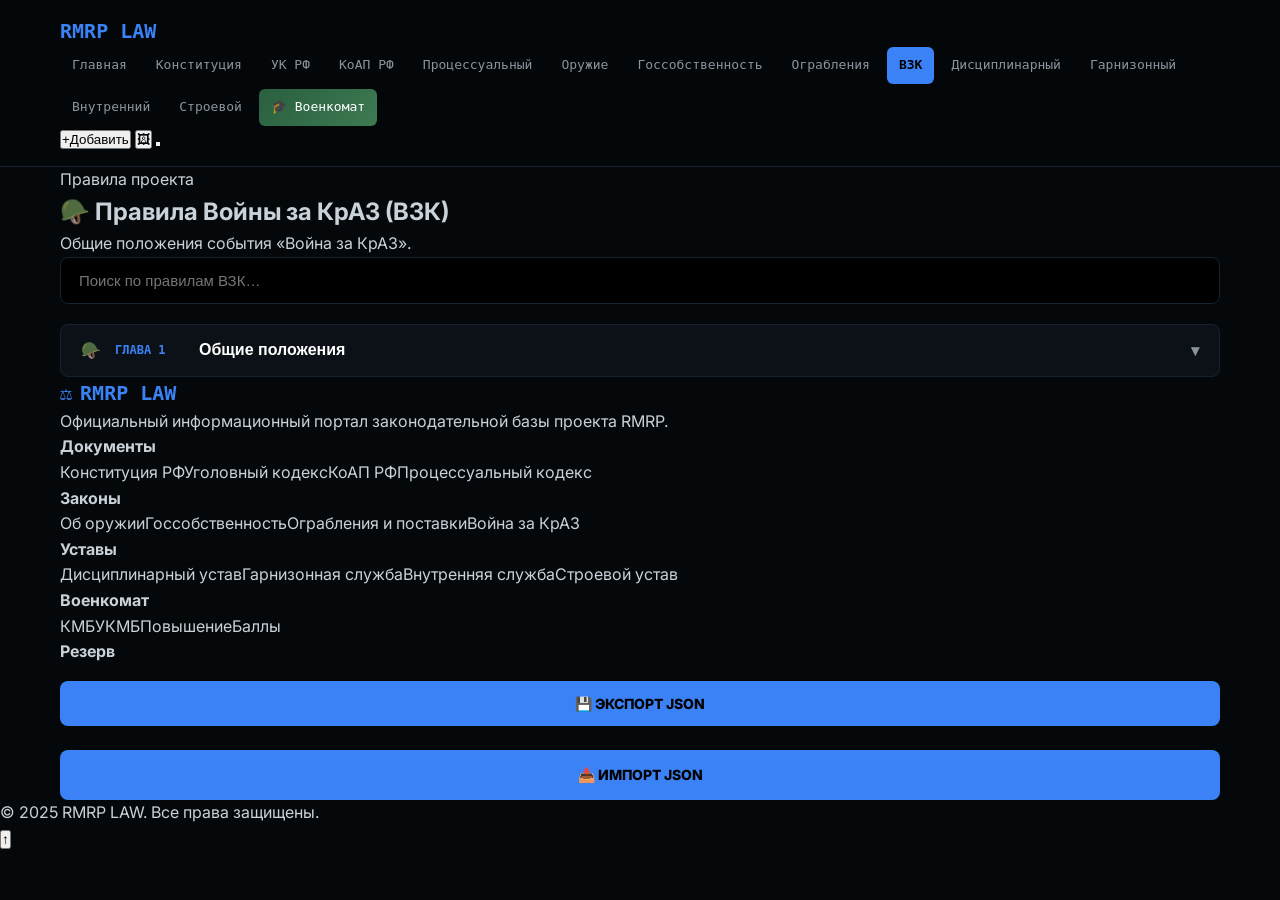
<file: vzk.html>
<!DOCTYPE html>
<html lang="ru">
<head>
<meta charset="UTF-8">
<meta name="viewport" content="width=device-width, initial-scale=1.0">
<meta name="theme-color" content="#0d0e12">
<title>RMRP | Война за КрАЗ</title>
<link rel="icon" href="data:image/svg+xml,<svg xmlns='http://www.w3.org/2000/svg' viewBox='0 0 100 100'><text y='.9em' font-size='90'>🪖</text></svg>">
<link rel="stylesheet" href="style.css">
<link href="https://fonts.googleapis.com/css2?family=Inter:wght@300;400;500;600;700;800;900&display=swap" rel="stylesheet">
</head>
<body>

<header class="header">
  <div class="container header-inner">
    <a href="index.html" class="logo"><span class="logo-icon"⚖️</span><span class="logo-text">RM<span class="accent">RP</span> <span class="logo-sub">LAW</span></span></a>
    <nav class="nav" id="nav">
      <a href="index.html" class="nav-link">Главная</a>
      <a href="constitution.html" class="nav-link">Конституция</a>
      <a href="uk.html" class="nav-link">УК РФ</a>
      <a href="koap.html" class="nav-link">КоАП РФ</a>
      <a href="process.html" class="nav-link">Процессуальный</a>
      <a href="weapons.html" class="nav-link">Оружие</a>
      <a href="property.html" class="nav-link">Госсобственность</a>
      <a href="raids.html" class="nav-link">Ограбления</a>
      <a href="vzk.html" class="nav-link active">ВЗК</a>
      <a href="discipline.html" class="nav-link">Дисциплинарный</a>
      <a href="garrison.html" class="nav-link">Гарнизонный</a>
      <a href="internal.html" class="nav-link">Внутренний</a>
      <a href="drill.html" class="nav-link">Строевой</a>
      <a href="military.html" class="nav-link" style="background:linear-gradient(135deg,#2a5f3f,#3d7a52);color:#fff">🎓 Военкомат</a>
    </nav>
    <div class="header-actions">
      <button class="btn-add" id="openEditor"><span class="btn-add-icon">+</span><span class="btn-add-text">Добавить</span></button>
      <button class="btn-bg" id="openBgPicker"><span>🖼</span></button>
      <button class="burger" id="burger"><span></span><span></span><span></span></button>
    </div>
  </div>
</header>

<section class="section section-dark">
  <div class="container">
    <div class="section-head">
      <span class="section-tag">Правила проекта</span>
      <h2 class="section-title">🪖 Правила Войны за КрАЗ (ВЗК)</h2>
      <p class="section-desc">Общие положения события «Война за КрАЗ».</p>
    </div>
    <div class="doc-tools">
      <input type="text" class="doc-search" placeholder="Поиск по правилам ВЗК…">
    </div>
    <div class="accordion">

      <div class="acc-item">
        <button class="acc-header"><span class="acc-emoji">🪖</span><span class="acc-num">Глава 1</span><span class="acc-title">Общие положения</span><span class="acc-arrow">▾</span></button>
        <div class="acc-body"><div class="acc-text">
          <p><strong>1.1.</strong> На событии ВЗК (Война за КрАЗ) PG — не действует. Исключение: на сотрудников 'ЦГБ' правила PG — действует.</p>
          <p><strong>1.2.</strong> На событии ВЗК (Война за КрАЗ) действуют все основные правила сервера, если данный свод правил не предполагает исключений.</p>
          <p><strong>1.3.</strong> Запрещено блокировать въезды на склады при помощи транспорта. [Demorgan PB]</p>
          <p><strong>1.4.</strong> Запрещено поджидать КрАЗ на титуле фракций / складе семей и прилегающей к ним территорий. [Pacifist SK]</p>
          <p><strong>1.5.</strong> Запрещается стрелять в безоружных гражданских людей или по проезжающим машинам гражданских без предупреждения и требования удалиться. [Pacifist DM] Примечание: государственные структуры. Однако в случае если государственные структуры замечают вооружённых людей в масках, они имеют право открыть огонь. Исключение: запрещается убивать / наносить урон гражданским лицам.</p>
          <p><strong>1.6.</strong> Запрещено использовать вертолёты во время проведения ВЗК (Война за КрАЗ). [Demorgan 60 минут]</p>
          <p><strong>1.7.</strong> Запрещено приезжать на ВЗК (Война за КрАЗ) в режиме пацифиста. [Demorgan 90 минут]</p>
          <p><strong>1.8.</strong> На событии ВЗК (Война за КрАЗ) — запрещено нарушение правила DB, даже при наличии IC причины. [Demorgan DB]</p>
          <p><strong>1.9.</strong> Запрещается участвовать в событии не имея оружия в руках. [Demorgan 120 минут]</p>
          <p><strong>1.10.</strong> Участие в ВЗК (Войне за КрАЗ) от криминальных организаций / зарегистрированных семей могут совершаться на фракционном / личном транспорте окрашенном в цвет фракции / семьи. [Demorgan 120 минут]</p>
          <p><strong>1.11.</strong> Запрещено садиться / увозить / удерживать КрАЗ до окончания полной перестрелки. [Demorgan 90 минут + изъятие содержимого матовозки]</p>
          <p><strong>1.12.</strong> Запрещается покидать территорию войны за КрАЗ. [Demorgan 120 минут] Пояснение: Если игрок зашел в зону проведения войны за КрАЗ для участия ему запрещается её покидать.</p>
          <p><strong>1.13.</strong> Запрещено намеренно удерживать КрАЗ в зелёной зоне. [Demorgan 60 минут]</p>
          <p><strong>1.14.</strong> Если содержимое было получено с массовым нарушением правил, то на усмотрение Главного куратора, они могут быть изъяты у фракции / семьи участвующей в ВЗК (Войне за КрАЗ).</p>
          <p><strong>1.15.</strong> Во время проведения ВЗК (Война за КрАЗ) запрещается похищать / грабить сотрудников криминальных / государственных структур. [Demorgan 60 минут]</p>
          <p><strong>1.16.</strong> В случае встречи криминальных организаций на захвате КрАЗа и прилегающей к ней территории обе организации обязаны начать перестрелку между собой. [Demorgan 60 минут]</p>
          <p><strong>1.17.</strong> Во время проведения ВЗК (Войны за КрАЗ) запрещено открывать огонь из транспортных средств. [Pacifist 60 минут] Пояснение: Во время действия таймера, запрещается открывать огонь из транспортных средств. При движении грузовика, стрельба из транспортных средств разрешается.</p>
          <p><strong>1.18.</strong> При перевозке грузовика (КрАз) стороны обязуются передвигаться исключительно по асфальтированной / грунтовой дороге. [Demorgan NRD]</p>
          <p><strong>1.19.</strong> Запрещено использовать труднодоступные крыши. [Demorgan 120 минут] Пояснение: Труднодоступной крышей является та, на которую можно попасть исключительно с помощью воздушного / водного / наземного транспорта. Исключение: Разрешено использование воздушного т/с и высадка за зоной войны за КрАЗ где не имеется какого либо превосходства над игроками (высокие здания, контейнеры, крыши).</p>
          <p><strong>1.20.</strong> Запрещено использование электрошокеров. [Demorgan 180 минут]</p>
          <p><strong>1.21.</strong> В зелёной зоне Войны за КрАЗ запрещено использовать транспорт. [Demorgan 120 минут]</p>
        </div></div>
      </div>

    </div>
    <div class="custom-laws" id="custom-vzk"></div>
  </div>
</section>

<footer class="footer">
  <div class="container footer-inner">
    <div class="footer-col">
      <div class="logo"><span class="logo-icon">⚖️</span><span class="logo-text">RM<span class="accent">RP</span> <span class="logo-sub">LAW</span></span></div>
      <p>Официальный информационный портал законодательной базы проекта RMRP.</p>
    </div>
    <div class="footer-col"><h4>Документы</h4><a href="constitution.html">Конституция РФ</a><a href="uk.html">Уголовный кодекс</a><a href="koap.html">КоАП РФ</a><a href="process.html">Процессуальный кодекс</a></div>
    <div class="footer-col"><h4>Законы</h4><a href="weapons.html">Об оружии</a><a href="property.html">Госсобственность</a><a href="raids.html">Ограбления и поставки</a><a href="vzk.html">Война за КрАЗ</a></div>
    <div class="footer-col"><h4>Уставы</h4><a href="discipline.html">Дисциплинарный устав</a><a href="garrison.html">Гарнизонная служба</a><a href="internal.html">Внутренняя служба</a><a href="drill.html">Строевой устав</a></div>
    <div class="footer-col"><h4>Военкомат</h4><a href="military.html">КМБ</a><a href="military.html#ukmb">УКМБ</a><a href="military.html#vk-ranks">Повышение</a><a href="military.html#vk-points">Баллы</a></div>
    <div class="footer-col">
      <h4>Резерв</h4>
      <button class="btn btn-ghost" style="width:100%;margin-bottom:8px;" onclick="RMRP.export()">💾 Экспорт JSON</button>
      <label class="btn btn-ghost" style="width:100%;display:block;text-align:center;cursor:pointer;">📥 Импорт JSON<input type="file" accept=".json" style="display:none;" onchange="RMRP.import(this.files[0])"></label>
    </div>
  </div>
  <div class="footer-bottom"><p>© 2025 RMRP LAW. Все права защищены.</p></div>
</footer>

<button class="to-top" id="toTop">↑</button>

<div class="modal-overlay" id="editorModal" hidden>
  <div class="modal">
    <div class="modal-head"><h3 class="modal-title">✏️ Новый закон</h3><button class="modal-close" id="closeEditor">✕</button></div>
    <div class="modal-body">
      <div class="form-row">
        <div class="form-group"><label for="lawCategory">Категория</label>
          <select id="lawCategory" class="form-control">
            <option value="vzk" selected>🪖 ВЗК</option>
            <option value="constitution">🏛️ Конституция</option>
            <option value="uk">⚔️ УК РФ</option>
            <option value="koap">📋 КоАП</option>
            <option value="process">🛡️ Процессуальный</option>
            <option value="weapons">🔫 Об оружии</option>
            <option value="property">🏢 Госсобственность</option>
            <option value="raids">🚚 Ограбления</option>
            <option value="discipline">🎖️ Дисциплинарный</option>
            <option value="garrison">🛡️ Гарнизонный</option>
            <option value="internal">📋 Внутренний</option>
            <option value="drill">🥾 Строевой</option>
            <option value="custom">📁 Пользовательские</option>
          </select>
        </div>
        <div class="form-group"><label for="lawTag">Метка / номер</label><input type="text" id="lawTag" class="form-control" placeholder="Пункт 1.22" maxlength="40"></div>
      </div>
      <div class="form-group"><label for="lawTitle">Заголовок *</label><input type="text" id="lawTitle" class="form-control" placeholder="Название" maxlength="200"></div>
      <label>Текст закона *</label>
      <div class="editor-toolbar">
        <button type="button" class="tool-btn" data-cmd="bold"><b>B</b></button>
        <button type="button" class="tool-btn" data-cmd="italic"><i>I</i></button>
        <button type="button" class="tool-btn" data-cmd="underline"><u>U</u></button>
      </div>
      <div class="editor-area" id="editorArea" contenteditable="true" data-placeholder="Введите текст…"></div>
    </div>
    <div class="modal-foot"><button class="btn btn-ghost" id="cancelEditor">Отмена</button><button class="btn btn-primary" id="saveEditor">💾 Сохранить</button></div>
  </div>
</div>

<div class="modal-overlay" id="bgModal" hidden>
  <div class="modal modal-sm">
    <div class="modal-head"><h3 class="modal-title">🖼 Настройка фона</h3><button class="modal-close" id="closeBgPicker">✕</button></div>
    <div class="modal-body">
      <div class="bg-tabs">
        <button class="bg-tab active" data-bg-tab="url">🔗 Ссылка</button>
        <button class="bg-tab" data-bg-tab="file">📁 Файл</button>
      </div>
      <div class="bg-panel active" data-bg-panel="url">
        <label class="form-group"><span>Ссылка на картинку</span><input type="url" id="bgUrlInput" class="form-control" placeholder="https://example.com/image.jpg"></label>
      </div>
      <div class="bg-panel" data-bg-panel="file">
        <label class="form-group"><span>Загрузите файл</span><input type="file" id="bgFileInput" class="form-control" accept="image/*"></label>
      </div>
      <div class="form-group"><label><span>Затемнение: <b id="bgOverlayValue">60%</b></span><input type="range" id="bgOverlay" class="form-range" min="0" max="95" value="60"></label></div>
      <div class="form-group"><label><span>Размытие: <b id="bgBlurValue">0px</b></span><input type="range" id="bgBlur" class="form-range" min="0" max="20" value="0"></label></div>
    </div>
    <div class="modal-foot"><button class="btn btn-ghost" id="removeBg">Убрать фон</button><button class="btn btn-primary" id="applyBg">Применить</button></div>
  </div>
</div>

<script src="script.js"></script>
</body>
</html>
</file>
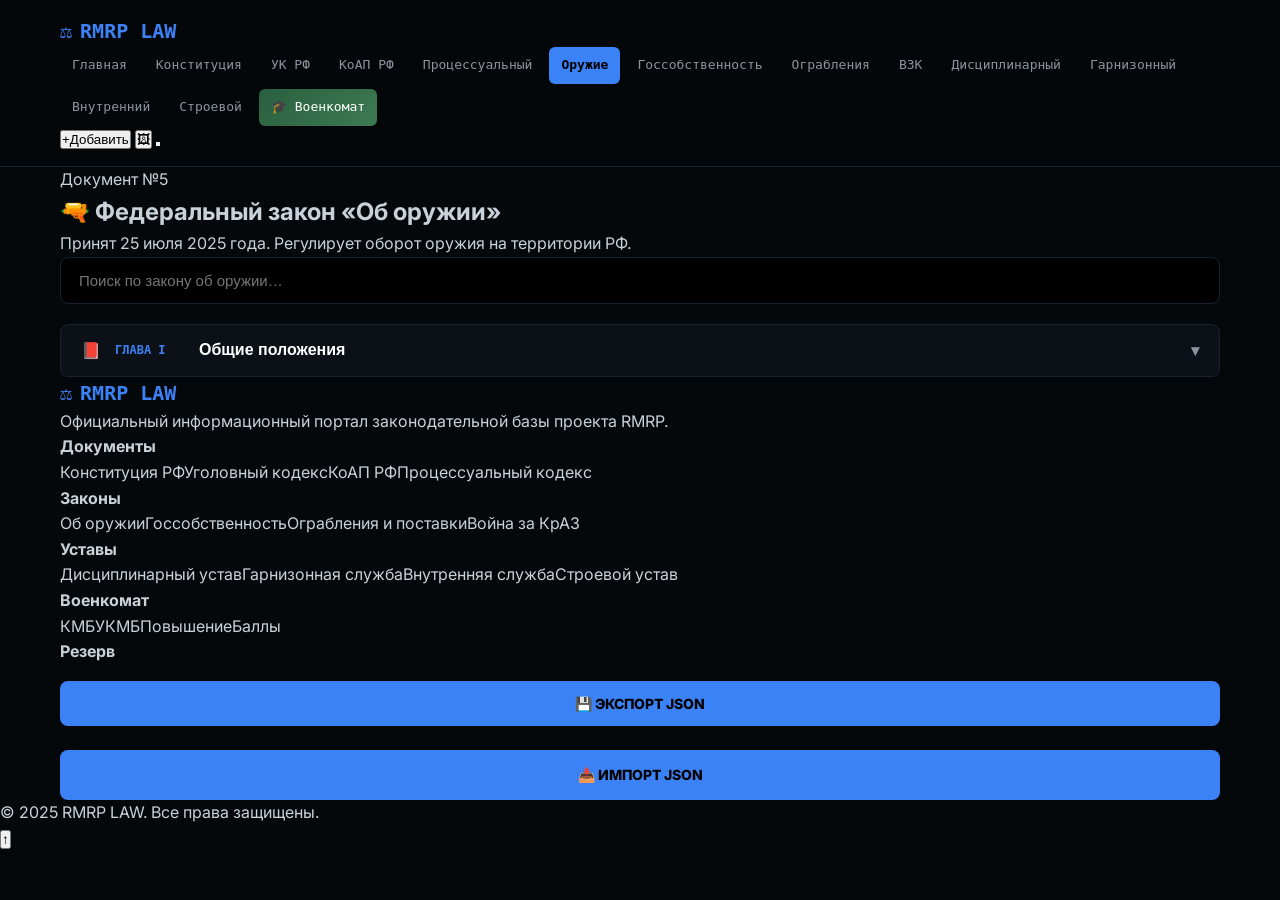
<file: weapons.html>
<!DOCTYPE html>
<html lang="ru">
<head>
<meta charset="UTF-8">
<meta name="viewport" content="width=device-width, initial-scale=1.0">
<meta name="theme-color" content="#0d0e12">
<title>RMRP | ФЗ Об оружии</title>
<link rel="icon" href="data:image/svg+xml,<svg xmlns='http://www.w3.org/2000/svg' viewBox='0 0 100 100'><text y='.9em' font-size='90'>🔫</text></svg>">
<link rel="stylesheet" href="style.css">
<link href="https://fonts.googleapis.com/css2?family=Inter:wght@300;400;500;600;700;800;900&display=swap" rel="stylesheet">
</head>
<body>

<header class="header">
  <div class="container header-inner">
    <a href="index.html" class="logo"><span class="logo-icon">⚖️</span><span class="logo-text">RM<span class="accent">RP</span> <span class="logo-sub">LAW</span></span></a>
    <nav class="nav" id="nav">
      <a href="index.html" class="nav-link">Главная</a>
      <a href="constitution.html" class="nav-link">Конституция</a>
      <a href="uk.html" class="nav-link">УК РФ</a>
      <a href="koap.html" class="nav-link">КоАП РФ</a>
      <a href="process.html" class="nav-link">Процессуальный</a>
      <a href="weapons.html" class="nav-link active">Оружие</a>
      <a href="property.html" class="nav-link">Госсобственность</a>
      <a href="raids.html" class="nav-link">Ограбления</a>
      <a href="vzk.html" class="nav-link">ВЗК</a>
      <a href="discipline.html" class="nav-link">Дисциплинарный</a>
      <a href="garrison.html" class="nav-link">Гарнизонный</a>
      <a href="internal.html" class="nav-link">Внутренний</a>
      <a href="drill.html" class="nav-link">Строевой</a>
      <a href="military.html" class="nav-link" style="background:linear-gradient(135deg,#2a5f3f,#3d7a52);color:#fff">🎓 Военкомат</a>
    </nav>
    <div class="header-actions">
      <button class="btn-add" id="openEditor"><span class="btn-add-icon">+</span><span class="btn-add-text">Добавить</span></button>
      <button class="btn-bg" id="openBgPicker"><span>🖼</span></button>
      <button class="burger" id="burger"><span></span><span></span><span></span></button>
    </div>
  </div>
</header>

<section class="section">
  <div class="container">
    <div class="section-head">
      <span class="section-tag">Документ №5</span>
      <h2 class="section-title">🔫 Федеральный закон «Об оружии»</h2>
      <p class="section-desc">Принят 25 июля 2025 года. Регулирует оборот оружия на территории РФ.</p>
    </div>
    <div class="doc-tools">
      <input type="text" class="doc-search" placeholder="Поиск по закону об оружии…">
    </div>
    <div class="accordion">

      <div class="acc-item">
        <button class="acc-header"><span class="acc-emoji">📕</span><span class="acc-num">Глава I</span><span class="acc-title">Общие положения</span><span class="acc-arrow">▾</span></button>
        <div class="acc-body"><div class="acc-text">
          <p><strong>Статья 1.</strong> Настоящий закон регулирует производство, продажу, передачу, владение, хранение и использование стрелкового оружия на территории Российской Федерации.</p>
          <p><strong>Статья 2.</strong> Основные понятия: оружие; огнестрельное оружие; холодное оружие; производство оружия; старинное (антикварное) оружие; федеральный орган исполнительной власти, уполномоченный в сфере оборота оружия; предметы, используемые в качестве оружия; основные части огнестрельного оружия; патрон.</p>
          <p><strong>Статья 3.</strong> По классификации оружие подразделяется: по цели применения (гражданское, служебное, боевое ручное стрелковое, коллекционное); по функциональному назначению (огнестрельное, холодное); по конструкции (пистолеты и револьверы, пистолеты-пулемёты, винтовки, автоматы, охотничьи ружья, высокоточные винтовки, специальное оружие); по принципу действия ударно-спускового механизма (автоматическое, самозарядное, самострельное, неавтоматическое).</p>
          <p><strong>Статья 4.</strong> К гражданскому оружию относится оружие, предназначенное для использования гражданами в целях самообороны, в культурных и образовательных целях. Гражданское огнестрельное оружие должно исключать ведение огня очередями. Оружие самообороны: огнестрельное оружие ограниченного поражения; холодное клинковое; гладкоствольное длинноствольное оружие (ружьё); холодное оружие дробящего действия.</p>
          <p><strong>Статья 5.</strong> К служебному оружию относится оружие, предназначенное для использования должностными лицами государственных органов при исполнении должностных полномочий. Сотрудники полиции, ФСИН, Росгвардии, ФСБ, ФСО, ВС РФ, прокуратуры, СК России, сотрудники Правительства имеют право на ношение, хранение и применение огнестрельного оружия при исполнении служебных обязанностей. Сотрудники обязаны сдать служебное оружие при окончании рабочей смены, при уходе в увольнительную, отгул, отпуск.</p>
          <p><strong>Статья 6.</strong> На территории Российской Федерации запрещаются: оборот в качестве гражданского и служебного оружия огнестрельного гладкоствольного оружия, изготовленного под патроны к огнестрельному оружию с нарезным стволом; ношение гражданами оружия при проведении митингов, уличных шествий, демонстраций; ношение огнестрельного оружия гражданами в общественных местах; продажа или передача патронов к гражданскому оружию лицам, не владеющим на законном основании таким гражданским оружием. Допустимые виды огнестрельного оружия для хранения гражданского лица: пистолеты Heckler & Koch P2000, Heckler & Koch P7-M10, Taurus PT92; дробовики обрез, Mossberg 500 Тактический; пистолеты-пулемёты Intratec TEC-9, Мини Узи, vz.61 "Скорпион". Разрешено хранение всех видов патронов. Разрешено хранение материалов для создания оружия в размере до ста единиц.</p>
          <p><strong>Статья 7.</strong> Правила ношения средств индивидуальной защиты (СИЗ): лёгкий бронежилет (2-го класса защиты) — разрешён для ношения и хранения всеми лицами; средний бронежилет (3-го класса защиты) — запрещён, за исключением сотрудников ЧОП, СМИ; тяжёлый бронежилет (4-го класса защиты) — запрещён, за исключением сотрудников силовых структур. Сотрудники силовых структур имеют право на ношение всех видов СИЗ.</p>
          <p><strong>Статья 8.</strong> Право на приобретение гражданского огнестрельного оружия имеют граждане, достигшие возраста 18 лет. Граждане имеют право приобретать оружие при наличии действующей лицензии. Срок действия лицензии — три месяца. Лицензия не выдаётся гражданам: не достигшим возраста; имеющим непогашенную судимость; лишённым по решению суда права на приобретение оружия. Суд вправе лишить гражданина лицензии на оружие: преступления небольшой тяжести — 10 дней; средней тяжести и тяжкие — 20 дней; особо тяжкие — 25 дней.</p>
          <p><strong>Статья 9.</strong> В целях осуществления учёта и контроля за оборотом оружия формируются и ведутся в электронном виде реестры лицензий. В реестрах должны быть указаны: фамилия и имя гражданина; наименование органа, выдавшего лицензию; основание и дата выдачи лицензии; дата аннулирования лицензии.</p>
          <p><strong>Статья 10.</strong> Лицензия на приобретение оружия и разрешение на хранение и ношение оружия выдаются органом исполнительной власти, уполномоченным в сфере оборота оружия, после успешного прохождения специального экзамена. Процесс включает: сбор документов (паспорт, медицинская карта, военный билет); подача заявления в Росгвардию; запись на специальный экзамен и его сдача.</p>
          <p><strong>Статья 11.</strong> Лицензия аннулируются в случае: добровольного отказа; вынесения судебного решения; установления факта нарушения законодательства. Лицензия может быть аннулирована ФСБ.</p>
          <p><strong>Статья 12.</strong> Все государственные правоохранительные структуры осуществляют контроль и надзор за законностью оборота оружия. Органом, осуществляющим контроль за оружейными магазинами, является Росгвардия. За нарушение положений настоящего закона применяется наказание в виде аннулирования лицензии. Для пользования лицензией необходимо иметь: паспорт и/или удостоверение; медицинская книжка; справка о прохождении медицинского осмотра у врача-нарколога.</p>
          <p><strong>Статья 13.</strong> Сотрудники правоохранительных структур освобождаются от обязанности предоставления военного билета при подаче заявления на получение лицензии. В рамках упрощённой процедуры сотрудники обязаны предоставить: удостоверение сотрудника; справку о прохождении медицинского осмотра.</p>
          <p><strong>Статья 14.</strong> Каждый сотрудник правоохранительной структуры, имеющий право на ношение служебного или гражданского оружия, обязан иметь при себе действующую лицензию на хранение и ношение оружия. Отсутствие действующей лицензии может повлечь служебную проверку и меры дисциплинарного взыскания.</p>
        </div></div>
      </div>

    </div>
    <div class="custom-laws" id="custom-weapons"></div>
  </div>
</section>

<footer class="footer">
  <div class="container footer-inner">
    <div class="footer-col">
      <div class="logo"><span class="logo-icon">⚖️</span><span class="logo-text">RM<span class="accent">RP</span> <span class="logo-sub">LAW</span></span></div>
      <p>Официальный информационный портал законодательной базы проекта RMRP.</p>
    </div>
    <div class="footer-col"><h4>Документы</h4><a href="constitution.html">Конституция РФ</a><a href="uk.html">Уголовный кодекс</a><a href="koap.html">КоАП РФ</a><a href="process.html">Процессуальный кодекс</a></div>
    <div class="footer-col"><h4>Законы</h4><a href="weapons.html">Об оружии</a><a href="property.html">Госсобственность</a><a href="raids.html">Ограбления и поставки</a><a href="vzk.html">Война за КрАЗ</a></div>
    <div class="footer-col"><h4>Уставы</h4><a href="discipline.html">Дисциплинарный устав</a><a href="garrison.html">Гарнизонная служба</a><a href="internal.html">Внутренняя служба</a><a href="drill.html">Строевой устав</a></div>
    <div class="footer-col"><h4>Военкомат</h4><a href="military.html">КМБ</a><a href="military.html#ukmb">УКМБ</a><a href="military.html#vk-ranks">Повышение</a><a href="military.html#vk-points">Баллы</a></div>
    <div class="footer-col">
      <h4>Резерв</h4>
      <button class="btn btn-ghost" style="width:100%;margin-bottom:8px;" onclick="RMRP.export()">💾 Экспорт JSON</button>
      <label class="btn btn-ghost" style="width:100%;display:block;text-align:center;cursor:pointer;">📥 Импорт JSON<input type="file" accept=".json" style="display:none;" onchange="RMRP.import(this.files[0])"></label>
    </div>
  </div>
  <div class="footer-bottom"><p>© 2025 RMRP LAW. Все права защищены.</p></div>
</footer>

<button class="to-top" id="toTop">↑</button>

<div class="modal-overlay" id="editorModal" hidden>
  <div class="modal">
    <div class="modal-head"><h3 class="modal-title">✏️ Новый закон</h3><button class="modal-close" id="closeEditor">✕</button></div>
    <div class="modal-body">
      <div class="form-row">
        <div class="form-group"><label for="lawCategory">Категория</label>
          <select id="lawCategory" class="form-control">
            <option value="weapons" selected>🔫 Об оружии</option>
            <option value="constitution">🏛️ Конституция</option>
            <option value="uk">⚔️ УК РФ</option>
            <option value="koap">📋 КоАП</option>
            <option value="process">🛡️ Процессуальный</option>
            <option value="property">🏢 Госсобственность</option>
            <option value="raids">🚚 Ограбления</option>
            <option value="vzk">🪖 ВЗК</option>
            <option value="discipline">🎖️ Дисциплинарный</option>
            <option value="garrison">🛡️ Гарнизонный</option>
            <option value="internal">📋 Внутренний</option>
            <option value="drill">🥾 Строевой</option>
            <option value="custom">📁 Пользовательские</option>
          </select>
        </div>
        <div class="form-group"><label for="lawTag">Метка / номер</label><input type="text" id="lawTag" class="form-control" placeholder="Статья 15" maxlength="40"></div>
      </div>
      <div class="form-group"><label for="lawTitle">Заголовок *</label><input type="text" id="lawTitle" class="form-control" placeholder="Название" maxlength="200"></div>
      <label>Текст закона *</label>
      <div class="editor-toolbar">
        <button type="button" class="tool-btn" data-cmd="bold"><b>B</b></button>
        <button type="button" class="tool-btn" data-cmd="italic"><i>I</i></button>
        <button type="button" class="tool-btn" data-cmd="underline"><u>U</u></button>
      </div>
      <div class="editor-area" id="editorArea" contenteditable="true" data-placeholder="Введите текст…"></div>
    </div>
    <div class="modal-foot"><button class="btn btn-ghost" id="cancelEditor">Отмена</button><button class="btn btn-primary" id="saveEditor">💾 Сохранить</button></div>
  </div>
</div>

<div class="modal-overlay" id="bgModal" hidden>
  <div class="modal modal-sm">
    <div class="modal-head"><h3 class="modal-title">🖼 Настройка фона</h3><button class="modal-close" id="closeBgPicker">✕</button></div>
    <div class="modal-body">
      <div class="bg-tabs">
        <button class="bg-tab active" data-bg-tab="url">🔗 Ссылка</button>
        <button class="bg-tab" data-bg-tab="file">📁 Файл</button>
      </div>
      <div class="bg-panel active" data-bg-panel="url">
        <label class="form-group"><span>Ссылка на картинку</span><input type="url" id="bgUrlInput" class="form-control" placeholder="https://example.com/image.jpg"></label>
      </div>
      <div class="bg-panel" data-bg-panel="file">
        <label class="form-group"><span>Загрузите файл</span><input type="file" id="bgFileInput" class="form-control" accept="image/*"></label>
      </div>
      <div class="form-group"><label><span>Затемнение: <b id="bgOverlayValue">60%</b></span><input type="range" id="bgOverlay" class="form-range" min="0" max="95" value="60"></label></div>
      <div class="form-group"><label><span>Размытие: <b id="bgBlurValue">0px</b></span><input type="range" id="bgBlur" class="form-range" min="0" max="20" value="0"></label></div>
    </div>
    <div class="modal-foot"><button class="btn btn-ghost" id="removeBg">Убрать фон</button><button class="btn btn-primary" id="applyBg">Применить</button></div>
  </div>
</div>

<script src="script.js"></script>
</body>
</html>
</file>
<file: style.css>
:root {
  --bg: #05080a; --card: #0b1116; --border: #16222d;
  --accent: #3b82f6; --text: #c9d1d9; --dim: #8b949e;
  --red: #e74c3c; --green: #2ecc71; --mono: 'JetBrains Mono', monospace;
}
* { box-sizing: border-box; margin: 0; padding: 0; }
body { background: var(--bg); color: var(--text); font-family: 'Inter', sans-serif; line-height: 1.6; min-height: 100vh; }
a { text-decoration: none; color: inherit; }
.container { max-width: 1200px; margin: 0 auto; padding: 0 20px; }
.mt-20 { margin-top: 20px; }

/* ШАПКА */
header { border-bottom: 1px solid var(--border); padding: 15px 20px; display: flex; justify-content: space-between; align-items: center; background: rgba(5, 8, 10, 0.85); backdrop-filter: blur(10px); position: sticky; top: 0; z-index: 100; }
.logo { font-size: 20px; font-weight: 900; font-family: var(--mono); color: #fff; display: flex; align-items: center; gap: 8px; }
.logo span { color: var(--accent); }
nav { display: flex; gap: 5px; font-family: var(--mono); font-size: 13px; flex-wrap: wrap; align-items: center; }
nav a { color: var(--dim); padding: 8px 12px; border-radius: 6px; transition: 0.2s; }
nav a:hover { color: #fff; background: rgba(255,255,255,0.05); }
nav a.active { background: var(--accent); color: #000; font-weight: bold; }

/* ПОИСК */
.doc-tools { margin-bottom: 20px; }
.doc-search { width: 100%; padding: 14px 18px; background: #000; border: 1px solid var(--border); color: #fff; border-radius: 8px; font-size: 15px; outline: none; }
.doc-search:focus { border-color: var(--accent); }

/* АККОРДЕОН (СТАРЫЙ) */
.accordion { display: flex; flex-direction: column; gap: 10px; }
.acc-item { background: var(--card); border: 1px solid var(--border); border-radius: 8px; overflow: hidden; }
.acc-header { width: 100%; display: flex; align-items: center; gap: 14px; padding: 16px 20px; background: transparent; border: none; cursor: pointer; text-align: left; color: #fff; font-size: 16px; font-weight: 600; }
.acc-header:hover { background: rgba(59, 130, 246, 0.05); }
.acc-num { font-size: 12px; color: var(--accent); font-family: var(--mono); text-transform: uppercase; min-width: 70px; }
.acc-title { flex: 1; }
.acc-arrow { color: var(--dim); transition: 0.3s; }
.acc-item.open .acc-arrow { transform: rotate(180deg); color: var(--accent); }
.acc-body { max-height: 0; overflow: hidden; transition: max-height 0.4s ease; }
.acc-item.open .acc-body { max-height: 10000px; }
.acc-text { padding: 0 20px 20px 20px; font-size: 14.5px; line-height: 1.7; color: var(--text); border-top: 1px dashed var(--border); padding-top: 15px; }
.acc-text p { margin-bottom: 10px; }

/* НОВЫЕ КАРТОЧКИ СТАТЕЙ (для УК и КоАП) */
.article-card { background: var(--card); border: 1px solid var(--border); border-radius: 12px; padding: 16px 20px; margin-bottom: 12px; transition: 0.2s; }
.article-card:hover { border-color: var(--accent); box-shadow: 0 4px 20px rgba(0,0,0,0.3); }
.article-card.hit { outline: 2px solid var(--accent); box-shadow: 0 0 0 4px rgba(59, 130, 246, 0.15); }
.art-head { display: flex; align-items: flex-start; gap: 12px; justify-content: space-between; flex-wrap: wrap; }
.art-num { font-weight: 800; color: var(--accent); font-size: 15px; white-space: nowrap; }
.art-title { font-weight: 700; font-size: 16px; flex: 1; min-width: 200px; color: #fff; }
.art-body { margin-top: 10px; color: #c6d4e6; font-size: 14.5px; white-space: pre-wrap; }
.badges { display: flex; gap: 6px; flex-wrap: wrap; margin-top: 12px; }
.badge { font-size: 12px; font-weight: 700; padding: 4px 10px; border-radius: 999px; border: 1px solid var(--border); background: #111; }
.b-fine { color: #ffd166; border-color: rgba(255,209,102,.35); background: rgba(255,209,102,.08); }
.b-term { color: #ff7b8a; border-color: rgba(255,123,138,.35); background: rgba(255,123,138,.08); }
.b-prp { color: #9b8cff; border-color: rgba(155,140,255,.35); background: rgba(155,140,255,.08); }
.b-warn { color: #ffb020; border-color: rgba(255,176,32,.35); background: rgba(255,176,32,.08); }

/* ПОДСВЕТКА ПОИСКА */
mark { background: rgba(59, 130, 246, 0.3); color: #fff; border-radius: 3px; padding: 0 2px; }

/* ИИ-ПОМОЩНИК */
.ai-dropdown { position: absolute; top: 70px; right: 20px; width: 350px; background: #0b1116; border: 1px solid #a855f7; border-radius: 12px; box-shadow: 0 10px 40px rgba(0,0,0,0.8); display: none; flex-direction: column; z-index: 999; overflow: hidden; }
.ai-dropdown.active { display: flex; animation: dropIn 0.3s ease; }
@keyframes dropIn { from { opacity: 0; transform: translateY(-10px); } to { opacity: 1; transform: translateY(0); } }
.ai-chat-head { padding: 12px 16px; border-bottom: 1px solid var(--border); background: #0f1419; display: flex; justify-content: space-between; align-items: center; font-family: var(--mono); font-size: 13px; font-weight: bold; color: #fff; }
.ai-chat-body { max-height: 300px; overflow-y: auto; padding: 12px; display: flex; flex-direction: column; gap: 8px; background: #05080a; }
.ai-msg { max-width: 85%; padding: 8px 12px; border-radius: 10px; font-size: 12.5px; line-height: 1.4; word-wrap: break-word; }
.ai-msg.bot { background: rgba(168, 85, 247, 0.1); border: 1px solid rgba(168, 85, 247, 0.2); color: #c9d1d9; align-self: flex-start; }
.ai-msg.user { background: #a855f7; color: #fff; align-self: flex-end; }
.ai-msg a { color: #3b82f6; font-weight: bold; text-decoration: none; }
.ai-chat-input-wrap { padding: 10px; border-top: 1px solid var(--border); display: flex; gap: 8px; background: #0f1419; }
.ai-chat-input { flex: 1; padding: 8px 12px; border-radius: 6px; background: #000; border: 1px solid var(--border); color: #fff; outline: none; font-family: inherit; }
.ai-chat-send { padding: 0 12px; border-radius: 6px; background: #a855f7; color: #fff; font-weight: bold; border: none; cursor: pointer; }

/* КНОПКИ */
.btn { background: var(--accent); color: #000; border: none; padding: 14px; border-radius: 8px; font-weight: 800; cursor: pointer; width: 100%; margin-top: 16px; font-family: 'Inter', sans-serif; transition: 0.2s; text-transform: uppercase; font-size: 14px; }
.btn:hover { opacity: 0.9; transform: translateY(-2px); }
.btn-blue { background: #3b82f6; color: #fff; }
.btn-purple { background: #a855f7; color: #fff; }
.btn-orange { background: #f39c12; color: #fff; }
.btn-save { background: rgba(59, 130, 246, 0.2); color: var(--accent); border: 1px solid var(--accent); }
.btn-save:hover { background: var(--accent); color: #000; }
</file>
